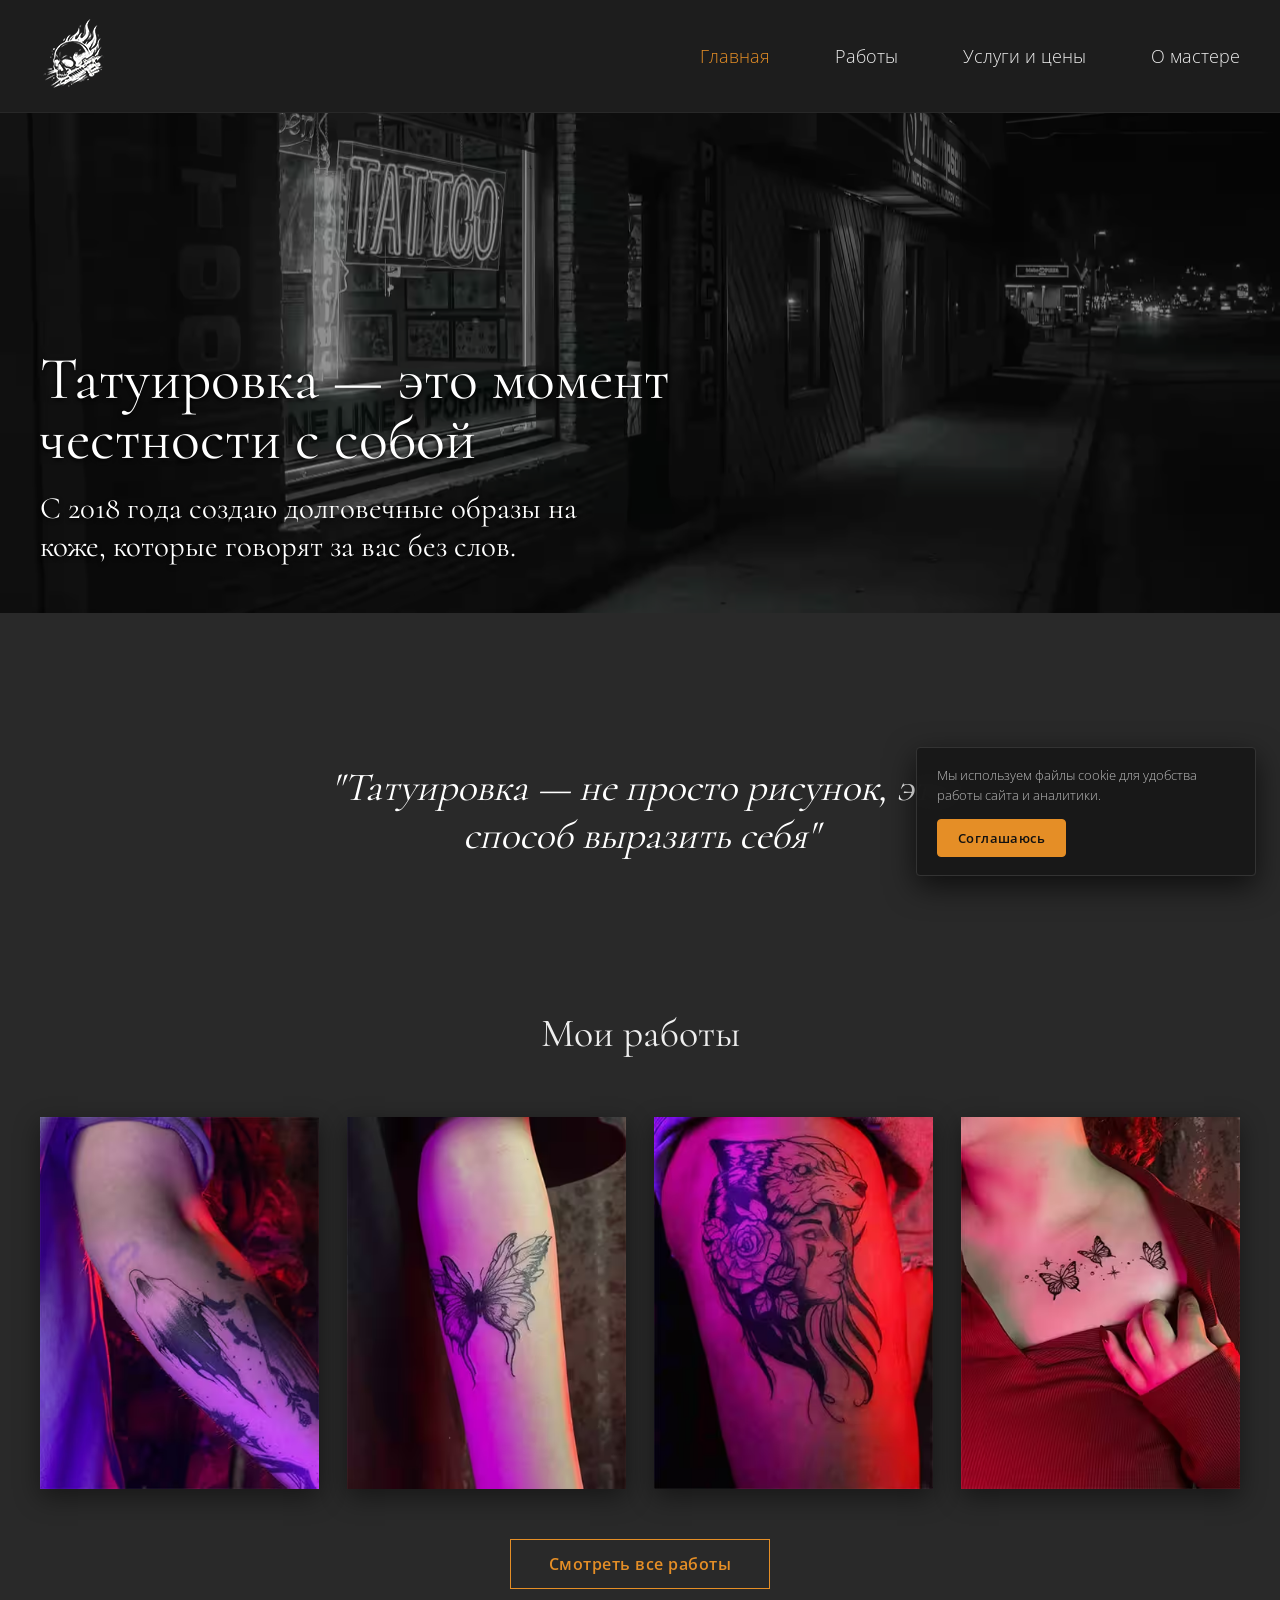
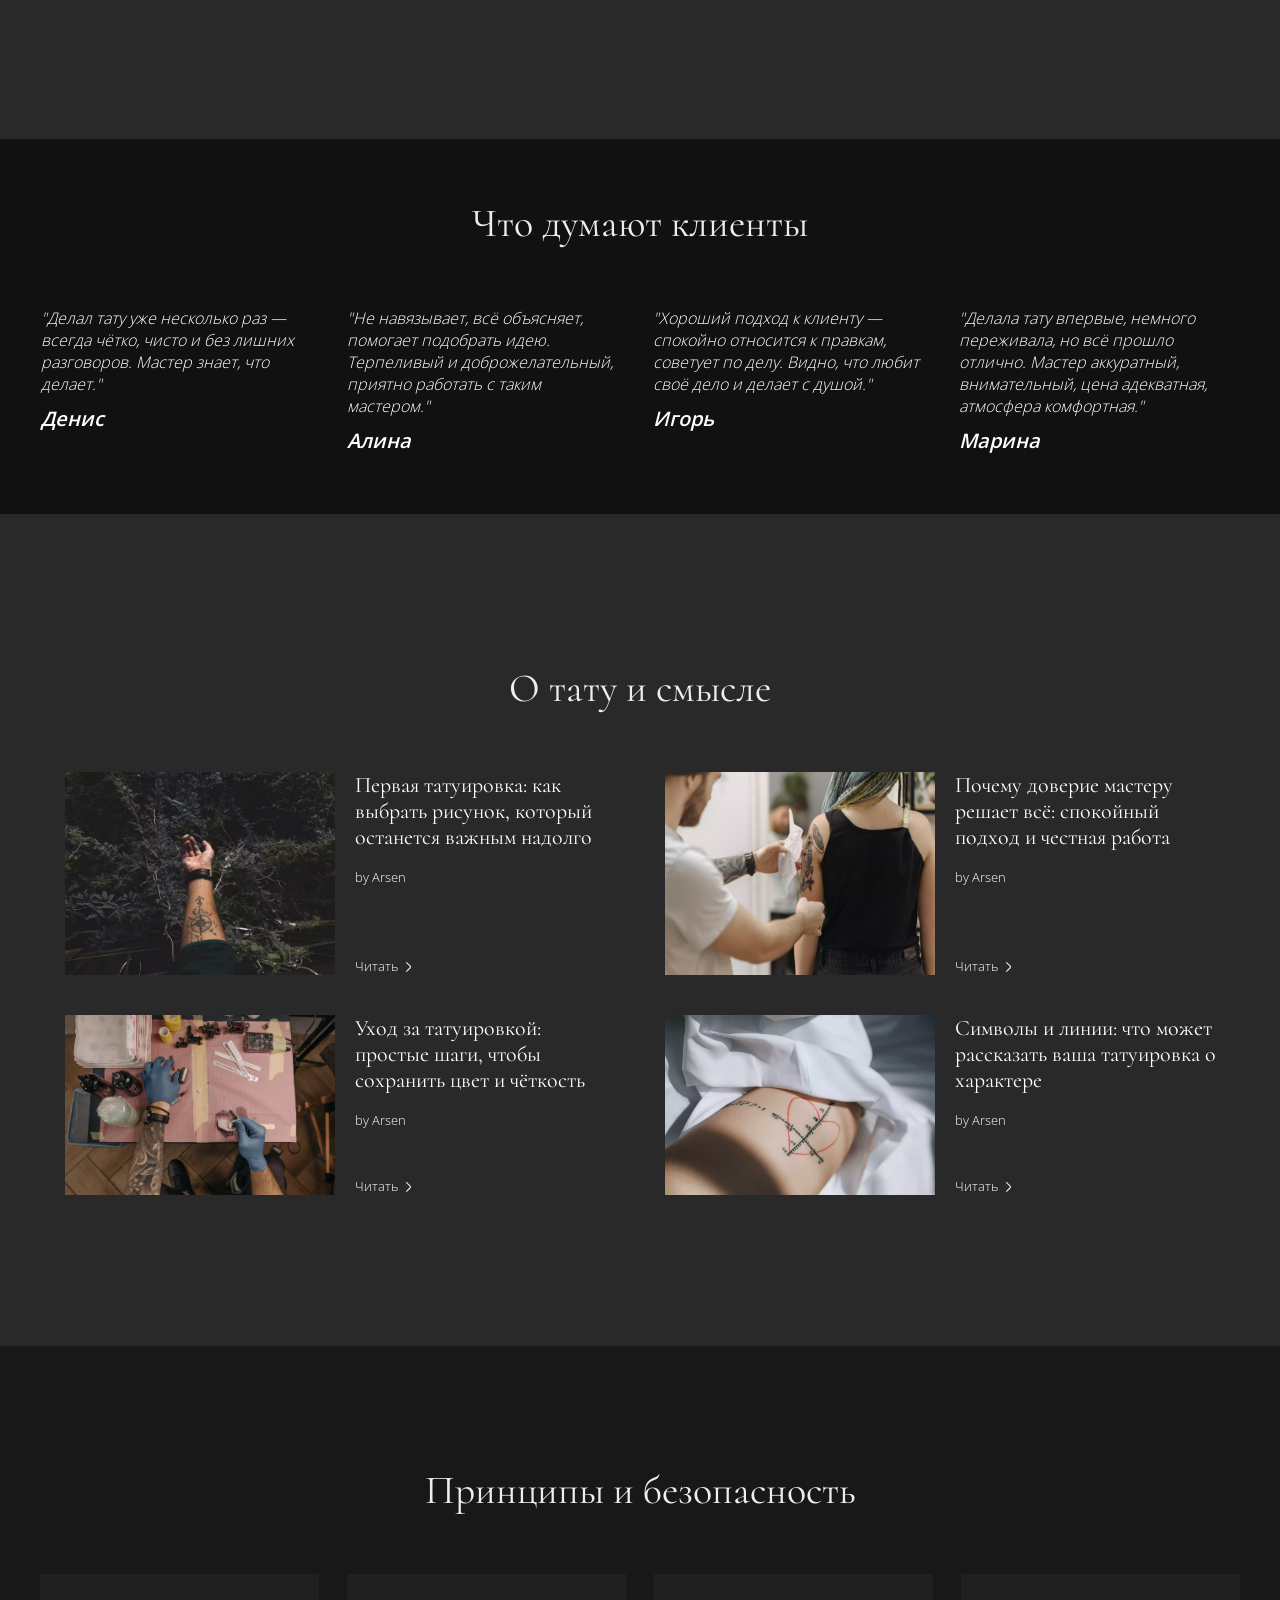
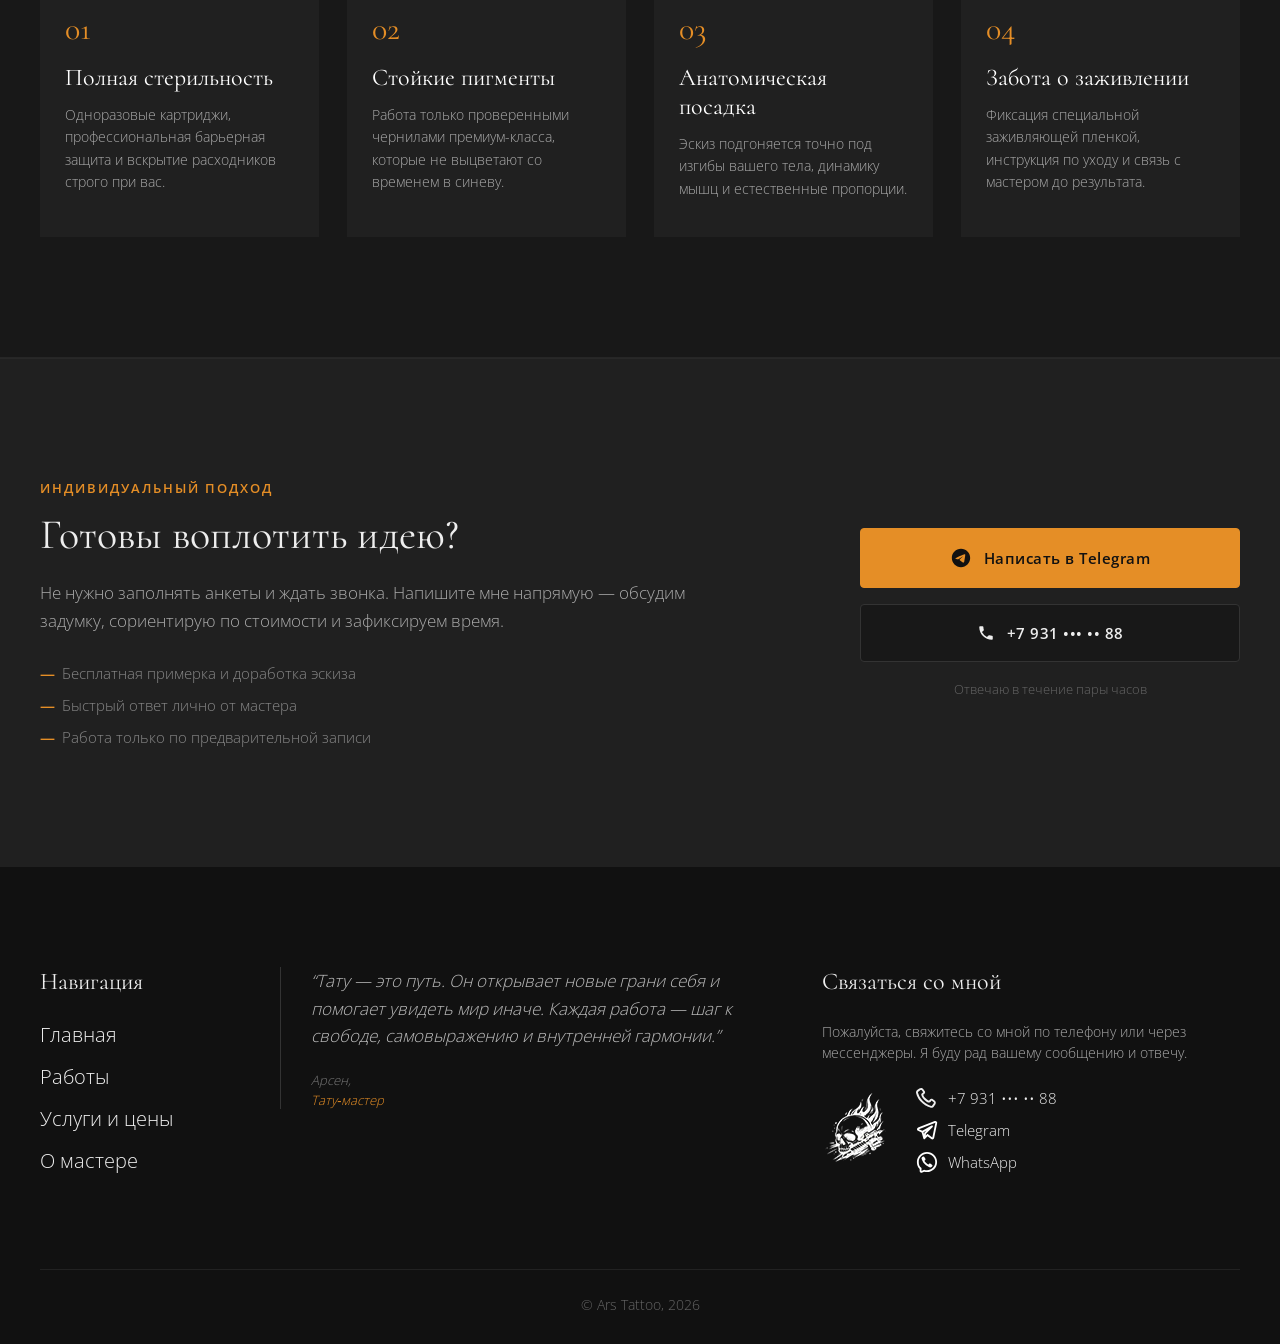
<file: index.html>
<!DOCTYPE html>
<html lang="ru">

<head>
  <meta charset="UTF-8">
  <meta name="viewport" content="width=device-width, initial-scale=1.0">
  <link rel="icon" type="image/svg+xml" href="images/favicon.svg">
  <title>Тату-мастер Арсен — Главная</title>
  <link rel="stylesheet" href="css/reset.css">
  <link rel="stylesheet" href="css/style.css">
  <!-- Yandex.Metrika counter -->
  <script type="text/javascript">
    (function (m, e, t, r, i, k, a) {
      m[i] = m[i] || function () { (m[i].a = m[i].a || []).push(arguments) };
      m[i].l = 1 * new Date();
      for (var j = 0; j < document.scripts.length; j++) { if (document.scripts[j].src === r) { return; } }
      k = e.createElement(t), a = e.getElementsByTagName(t)[0], k.async = 1, k.src = r, a.parentNode.insertBefore(k, a)
    })(window, document, 'script', 'https://mc.yandex.ru/metrika/tag.js?id=114107350', 'ym');

    ym(114107350, 'init', { ssr: true, webvisor: true, clickmap: true, ecommerce: "dataLayer", referrer: document.referrer, url: location.href, accurateTrackBounce: true, trackLinks: true });
  </script>
  <noscript>
    <div><img src="https://mc.yandex.ru/watch/114107350" style="position:absolute; left:-9999px;" alt="" /></div>
  </noscript>
  <!-- /Yandex.Metrika counter -->
</head>

<body>

  <div class="wrapper">
    <header class="header">
      <div class="menu--close"></div>
      <div class="container">
        <div class="header__inner">
          <a href="./" class="logo">
            <img src="images/logo.png" alt="Тату-студия Ars Tattoo">
          </a>
          <nav class="menu">
            <button class="menu__btn" type="button" aria-label="Открыть меню">
              <span></span>
              <span></span>
              <span></span>
              <span></span>
            </button>
            <ul class="menu__list">
              <li class="menu__item">
                <a class="menu__link menu__link--current">Главная</a>
              </li>
              <li class="menu__item">
                <a href="works/" class="menu__link">Работы</a>
              </li>
              <li class="menu__item">
                <a href="prices/" class="menu__link">Услуги и цены</a>
              </li>
              <li class="menu__item">
                <a href="about/" class="menu__link">О мастере</a>
              </li>
              <li class="mobile-nav">
                <ul class="mobile-menu">
                  <li class="mobile-menu__item">
                    <a href="#" class="mobile__menu-link phone-secure" data-p1="Kzc5MzE=" data-p2="ODg4MTY4OA=="
                      data-view="KzcgOTMxIDg4OCAxNiA4OA==">+7 931 ••• •• 88</a>
                  </li>
                  <li class="mobile-menu__item">
                    <a href="https://t.me/ars_taty" target="_blank" rel="noopener"
                      class="mobile__menu-link">Telegram</a>
                  </li>
                </ul>
              </li>
            </ul>
          </nav>
        </div>
      </div>
    </header>

    <main class="main">
      <section class="top">
        <div class="container">
          <div class="top__inner">
            <h1 class="top__title">
              Татуировка — это момент честности с собой
            </h1>
            <p class="top__text">
              С 2018 года создаю долговечные образы на коже, которые говорят за вас без слов.
            </p>
          </div>
        </div>
      </section>
      <blockquote class="blockquote">
        <p class="blockquote__text">
          "Татуировка — не просто рисунок, это способ выразить себя"
        </p>
      </blockquote>
      <section class="assortment">
        <div class="container">
          <h2 class="title assortment__title">Мои работы</h2>
          <ul class="assortment__list">
            <li class="assortment__item">
              <a href="works/" class="assortment__link">
                <img src="images/img1.avif" alt="" class="assortment__img">
              </a>
            </li>
            <li class="assortment__item">
              <a href="works/" class="assortment__link">
                <img src="images/img2.avif" alt="" class="assortment__img">
              </a>
            </li>
            <li class="assortment__item">
              <a href="works/" class="assortment__link">
                <img src="images/img3.avif" alt="" class="assortment__img">
              </a>
            </li>
            <li class="assortment__item">
              <a href="works/" class="assortment__link">
                <img src="images/img4.avif" alt="" class="assortment__img">
              </a>
            </li>
          </ul>
          <a href="works/" class="assortment__btn">Смотреть все работы</a>
        </div>
      </section>
      <section class="reviews">
        <div class="container">
          <h2 class="title">
            Что думают клиенты
          </h2>
          <ul class="reviews__list">
            <li class="reviews__item">
              <blockquote>
                <p class="reviews__text">
                  "Делал тату уже несколько раз — всегда чётко, чисто и без лишних разговоров. Мастер знает, что
                  делает."
                </p>
                <cite class="reviews__name">Денис</cite>
              </blockquote>
            </li>
            <li class="reviews__item">
              <blockquote>
                <p class="reviews__text">
                  "Не навязывает, всё объясняет, помогает подобрать идею. Терпеливый и доброжелательный, приятно
                  работать с таким мастером."
                </p>
                <cite class="reviews__name">Алина</cite>
              </blockquote>
            </li>
            <li class="reviews__item">
              <blockquote>
                <p class="reviews__text">
                  "Хороший подход к клиенту — спокойно относится к правкам, советует по делу. Видно, что любит своё дело
                  и делает с душой."
                </p>
                <cite class="reviews__name">Игорь</cite>
              </blockquote>
            </li>
            <li class="reviews__item">
              <blockquote>
                <p class="reviews__text">
                  "Делала тату впервые, немного переживала, но всё прошло отлично. Мастер аккуратный, внимательный, цена
                  адекватная, атмосфера комфортная."
                </p>
                <cite class="reviews__name">Марина</cite>
              </blockquote>
            </li>
          </ul>
        </div>
      </section>
      <section class="main-blog">
        <div class="container">
          <h2 class="title">О тату и смысле</h2>
          <ul class="main-blog__list">
            <li class="main-blog__item">
              <img src="images/blog-1.avif" alt="" class="main-blog__item-img">
              <div class="main-blog__item-content">
                <h3 class="main-blog__item-title">
                  <a href="articles/first-tattoo/">Первая татуировка: как выбрать рисунок, который останется важным
                    надолго</a>
                </h3>
                <a href="articles/first-tattoo/" class="main-blog__item-author">by Arsen</a>
                <a href="articles/first-tattoo/" class="main-blog__item-link">Читать</a>
              </div>
            </li>
            <li class="main-blog__item">
              <img src="images/blog-2.avif" alt="" class="main-blog__item-img">
              <div class="main-blog__item-content">
                <h3 class="main-blog__item-title">
                  <a href="articles/trust-master/">Почему доверие мастеру решает всё: спокойный подход и честная
                    работа</a>
                </h3>
                <a href="articles/trust-master/" class="main-blog__item-author">by Arsen</a>
                <a href="articles/trust-master/" class="main-blog__item-link">Читать</a>
              </div>
            </li>
            <li class="main-blog__item">
              <img src="images/blog-3.avif" alt="" class="main-blog__item-img">
              <div class="main-blog__item-content">
                <h3 class="main-blog__item-title">
                  <a href="articles/tattoo-care/">Уход за татуировкой: простые шаги, чтобы сохранить цвет и чёткость</a>
                </h3>
                <a href="articles/tattoo-care/" class="main-blog__item-author">by Arsen</a>
                <a href="articles/tattoo-care/" class="main-blog__item-link">Читать</a>
              </div>
            </li>
            <li class="main-blog__item">
              <img src="images/blog-4.avif" alt="" class="main-blog__item-img">
              <div class="main-blog__item-content">
                <h3 class="main-blog__item-title">
                  <a href="articles/symbols/">Символы и линии: что может рассказать ваша татуировка о характере</a>
                </h3>
                <a href="articles/symbols/" class="main-blog__item-author">by Arsen</a>
                <a href="articles/symbols/" class="main-blog__item-link">Читать</a>
              </div>
            </li>
          </ul>

        </div>
      </section>
      <section class="prioritise">
        <div class="container">
          <h2 class="title">Принципы и безопасность</h2>
          <ul class="prioritise__list">
            <li class="prioritise__item">
              <span class="prioritise__number">01</span>
              <h3 class="prioritise__item-title">Полная стерильность</h3>
              <p class="prioritise__item-text">
                Одноразовые картриджи, профессиональная барьерная защита и вскрытие расходников строго при вас.
              </p>
            </li>
            <li class="prioritise__item">
              <span class="prioritise__number">02</span>
              <h3 class="prioritise__item-title">Стойкие пигменты</h3>
              <p class="prioritise__item-text">
                Работа только проверенными чернилами премиум-класса, которые не выцветают со временем в синеву.
              </p>
            </li>
            <li class="prioritise__item">
              <span class="prioritise__number">03</span>
              <h3 class="prioritise__item-title">Анатомическая посадка</h3>
              <p class="prioritise__item-text">
                Эскиз подгоняется точно под изгибы вашего тела, динамику мышц и естественные пропорции.
              </p>
            </li>
            <li class="prioritise__item">
              <span class="prioritise__number">04</span>
              <h3 class="prioritise__item-title">Забота о заживлении</h3>
              <p class="prioritise__item-text">
                Фиксация специальной заживляющей пленкой, инструкция по уходу и связь с мастером до результата.
              </p>
            </li>
          </ul>
        </div>
      </section>
      <section class="mailing-list">
        <div class="container">
          <div class="mailing-list__inner">
            <div class="mailing-list__content">
              <span class="mailing-list__subtitle">Индивидуальный подход</span>
              <h2 class="title mailing-list__title">Готовы воплотить идею?</h2>
              <p class="mailing-list__text">
                Не нужно заполнять анкеты и ждать звонка. Напишите мне напрямую — обсудим задумку, сориентирую по
                стоимости и зафиксируем время.
              </p>
              <ul class="mailing-list__features">
                <li>Бесплатная примерка и доработка эскиза</li>
                <li>Быстрый ответ лично от мастера</li>
                <li>Работа только по предварительной записи</li>
              </ul>
            </div>

            <div class="mailing-list__actions">
              <a href="https://t.me/ars_taty" target="_blank" rel="noopener"
                class="mailing-list__btn mailing-list__btn--tg">
                <svg width="22" height="22" viewBox="0 0 24 24" fill="currentColor">
                  <path
                    d="M12 2C6.48 2 2 6.48 2 12s4.48 10 10 10 10-4.48 10-10S17.52 2 12 2zm4.64 6.8c-.15 1.58-.8 5.42-1.13 7.19-.14.75-.42 1-.68 1.03-.58.05-1.02-.38-1.58-.75-.88-.58-1.38-.94-2.23-1.5-.99-.65-.35-1.01.22-1.59.15-.15 2.71-2.48 2.76-2.69a.2.2 0 00-.05-.18c-.06-.05-.14-.03-.21-.02-.09.02-1.49.95-4.22 2.79-.4.27-.76.41-1.08.4-.36-.01-1.04-.2-1.55-.37-.63-.2-1.12-.31-1.08-.66.02-.18.27-.36.75-.55 2.92-1.27 4.86-2.11 5.83-2.51 2.78-1.16 3.35-1.36 3.73-1.36.08 0 .27.02.39.12.1.08.13.19.14.27-.01.06.01.24 0 .38z" />
                </svg>
                <span>Написать в Telegram</span>
              </a>
              <a href="#" class="mailing-list__btn mailing-list__btn--phone phone-secure" data-p1="Kzc5MzE="
                data-p2="ODg4MTY4OA==" data-view="KzcgOTMxIDg4OCAxNiA4OA==">
                <svg width="18" height="18" viewBox="0 0 24 24" fill="currentColor">
                  <path
                    d="M6.62 10.79a15.053 15.053 0 006.59 6.59l2.2-2.2c.27-.27.67-.36 1.02-.24 1.12.37 2.33.57 3.57.57.55 0 1 .45 1 1V20c0 .55-.45 1-1 1-9.39 0-17-7.61-17-17 0-.55.45-1 1-1h3.5c.55 0 1 .45 1 1 0 1.25.2 2.45.57 3.57.11.35.03.74-.25 1.02l-2.2 2.2z" />
                </svg>
                <span>+7 931 ••• •• 88</span>
              </a>

              <p class="mailing-list__note">Отвечаю в течение пары часов</p>
            </div>
          </div>
        </div>
      </section>
    </main>
    <footer class="footer">
      <div class="container">
        <div class="footer__inner">
          <ul class="footer__products">
            <li class="footer__products-title">
              Навигация
            </li>
            <li class="footer__products-item">
              <a class="footer__products-link footer__link--current">Главная</a>
            </li>
            <li class="footer__products-item">
              <a href="works/" class="footer__products-link">Работы</a>
            </li>
            <li class="footer__products-item">
              <a href="prices/" class="footer__products-link">Услуги и цены</a>
            </li>
            <li class="footer__products-item">
              <a href="about/" class="footer__products-link">О мастере</a>
            </li>
          </ul>
          <blockquote class="footer__blockquote">
            <p class="footer__blockquote-text">
              “Тату — это путь. Он открывает новые грани себя и помогает увидеть мир иначе.
              Каждая работа — шаг к свободе, самовыражению и внутренней гармонии.”
            </p>
            <cite class="footer__blockquote-author">
              Арсен,
              <span>Тату‑мастер</span>
            </cite>
          </blockquote>
          <div class="footer__contacts">
            <h5 class="footer__contacts-title">
              Связаться со мной
            </h5>
            <p class="footer__contacts-text">
              Пожалуйста, свяжитесь со мной по телефону или через мессенджеры.
              Я буду рад вашему сообщению и отвечу.
            </p>
            <ul class="footer__nav">
              <li class="footer__nav-logo">
                <a href="./" class="footer__logo">
                  <img src="images/logo.png" alt="Тату-студия Ars Tattoo">
                </a>
              </li>
              <li class="footer__nav-contacts">
                <a href="#" class="footer__nav-phone phone-secure" data-p1="Kzc5MzE=" data-p2="ODg4MTY4OA=="
                  data-view="KzcgOTMxIDg4OCAxNiA4OA==">+7 931 ••• •• 88</a>
                <a href="https://t.me/ars_taty" target="_blank" rel="noopener" class="footer__nav-tg">Telegram</a>
                <a href="https://wa.me/79318881688" target="_blank" rel="noopener" class="footer__nav-wa">WhatsApp</a>
              </li>
            </ul>
          </div>
        </div>
        <div class="footer__bottom">
          <p class="footer__copy">© Ars Tattoo,
            <script>document.write(new Date().getFullYear());</script>
          </p>
        </div>
      </div>
    </footer>
  </div>

  <script src="js/main.js"></script>
</body>

</html>
</file>
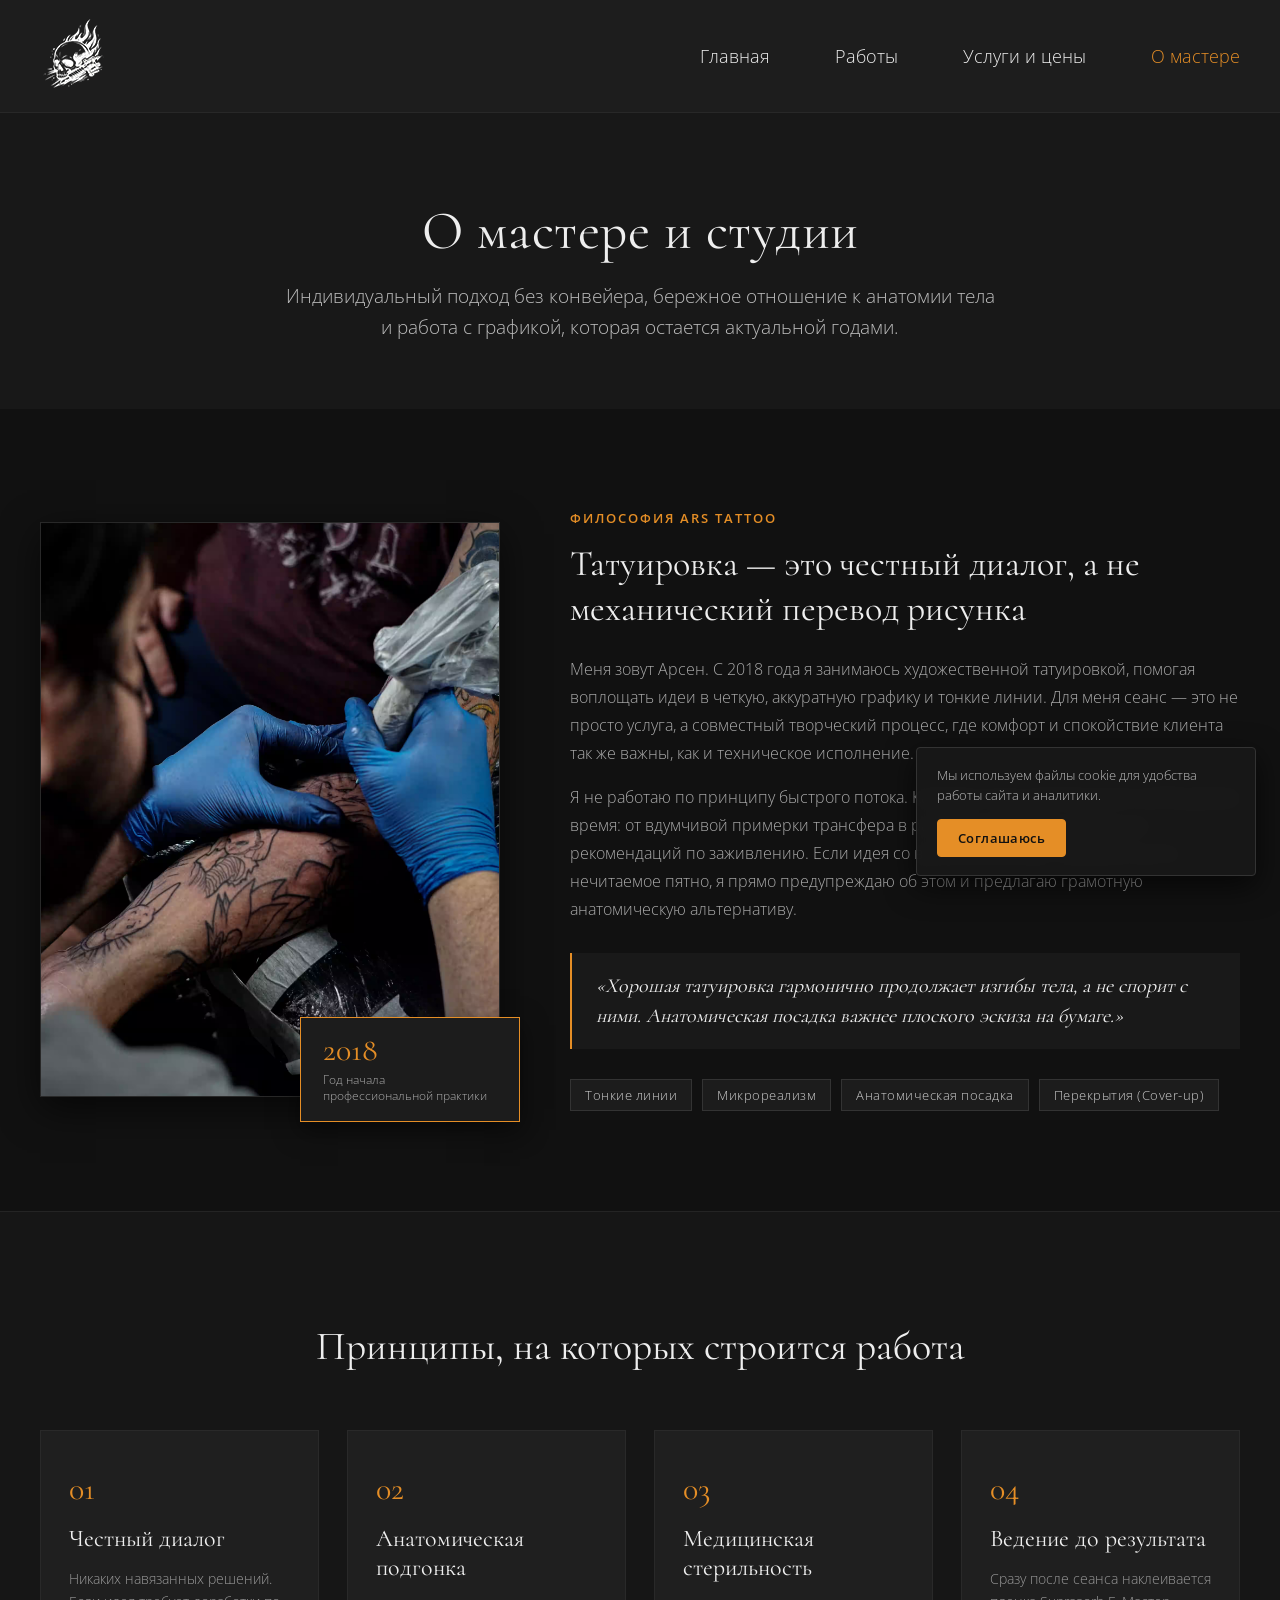
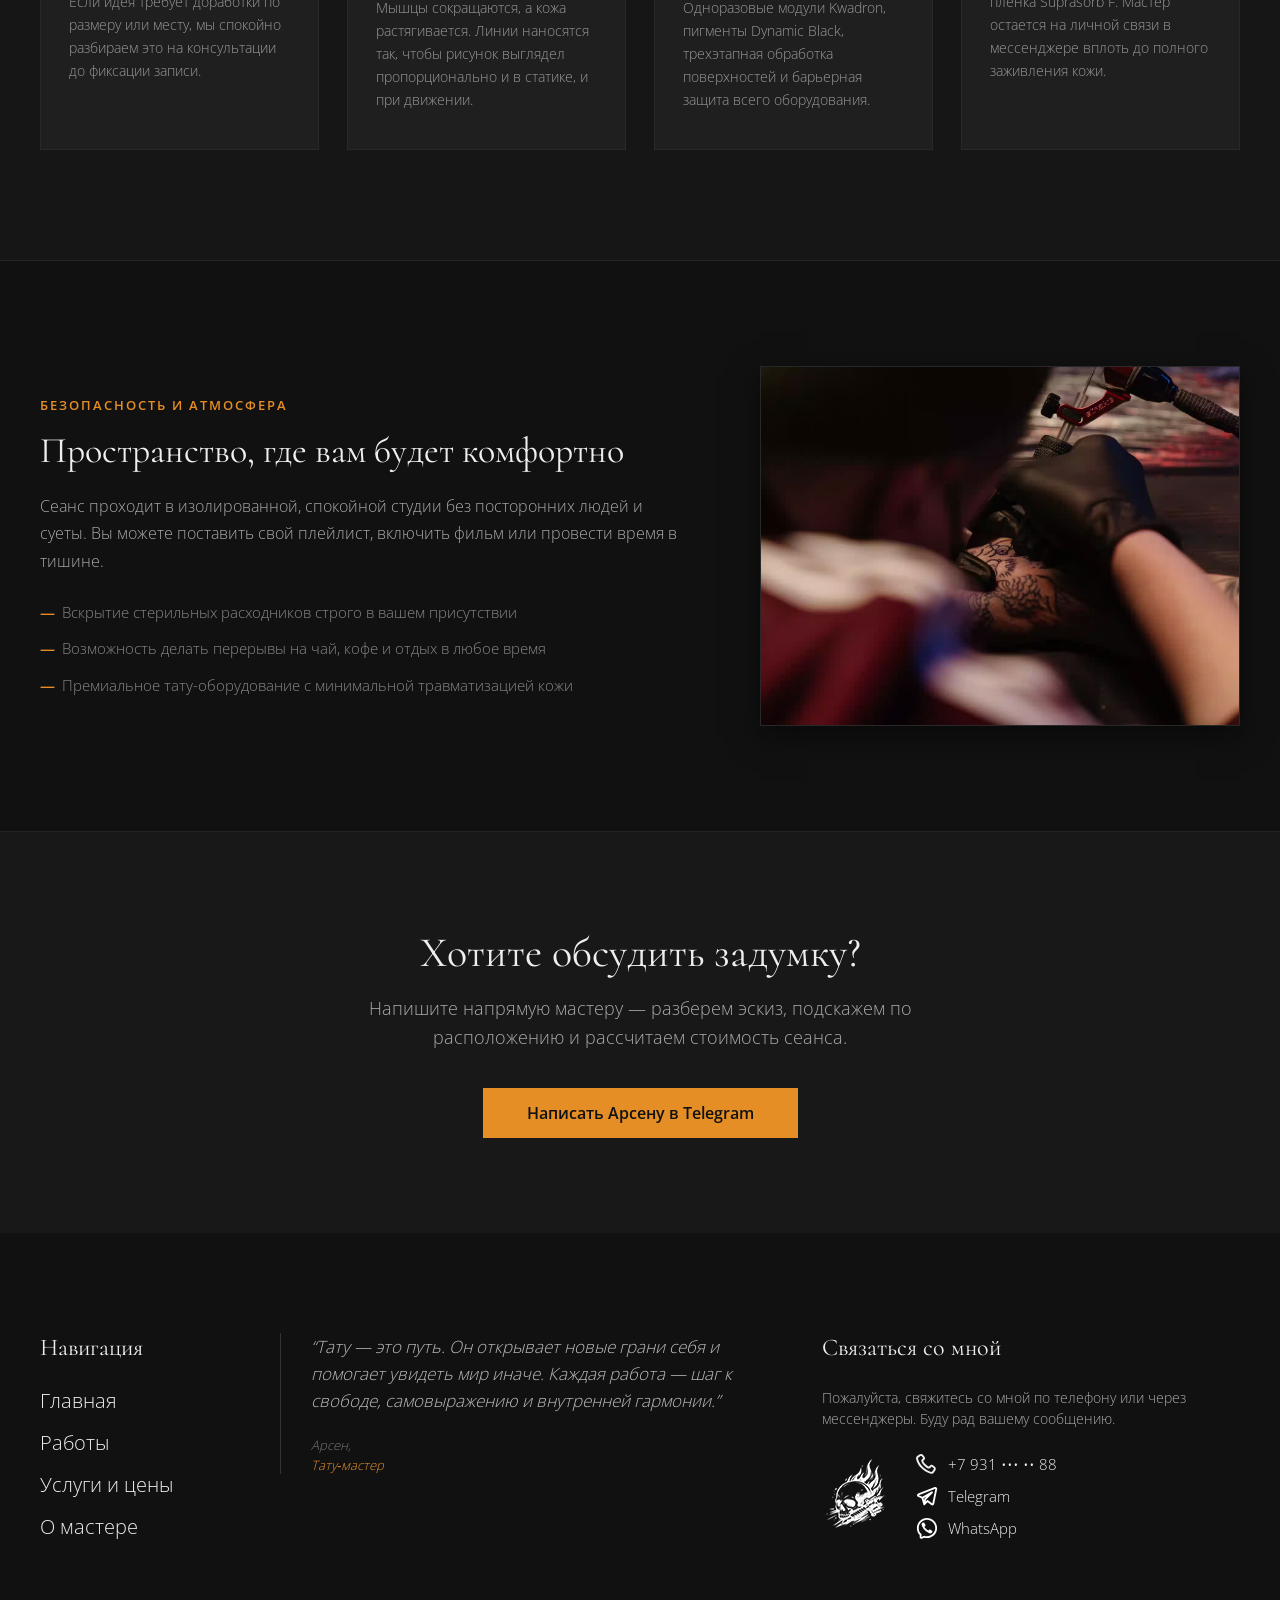
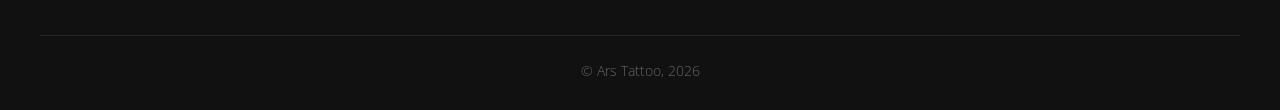
<file: about/index.html>
<!DOCTYPE html>
<html lang="ru">

<head>
  <meta charset="UTF-8">
  <meta name="viewport" content="width=device-width, initial-scale=1.0">
  <link rel="icon" type="image/svg+xml" href="../images/favicon.svg">
  <title>О мастере — Тату-мастер Арсен</title>
  <link rel="stylesheet" href="../css/reset.css">
  <link rel="stylesheet" href="../css/style.css">
  <link rel="stylesheet" href="../css/about.css">
  <!-- Yandex.Metrika counter -->
  <script type="text/javascript">
    (function (m, e, t, r, i, k, a) {
      m[i] = m[i] || function () { (m[i].a = m[i].a || []).push(arguments) };
      m[i].l = 1 * new Date();
      for (var j = 0; j < document.scripts.length; j++) { if (document.scripts[j].src === r) { return; } }
      k = e.createElement(t), a = e.getElementsByTagName(t)[0], k.async = 1, k.src = r, a.parentNode.insertBefore(k, a)
    })(window, document, 'script', 'https://mc.yandex.ru/metrika/tag.js?id=114107350', 'ym');

    ym(114107350, 'init', { ssr: true, webvisor: true, clickmap: true, ecommerce: "dataLayer", referrer: document.referrer, url: location.href, accurateTrackBounce: true, trackLinks: true });
  </script>
  <noscript>
    <div><img src="https://mc.yandex.ru/watch/114107350" style="position:absolute; left:-9999px;" alt="" /></div>
  </noscript>
  <!-- /Yandex.Metrika counter -->
</head>

<body>

  <div class="wrapper">
    <!-- Шапка сайта -->
    <header class="header">
      <div class="menu--close"></div>
      <div class="container">
        <div class="header__inner">
          <a href="../" class="logo">
            <img src="../images/logo.png" alt="Тату-студия Ars Tattoo">
          </a>
          <nav class="menu">
            <button class="menu__btn" type="button" aria-label="Открыть меню">
              <span></span>
              <span></span>
              <span></span>
              <span></span>
            </button>
            <ul class="menu__list">
              <li class="menu__item">
                <a href="../" class="menu__link">Главная</a>
              </li>
              <li class="menu__item">
                <a href="../works/" class="menu__link">Работы</a>
              </li>
              <li class="menu__item">
                <a href="../prices/" class="menu__link">Услуги и цены</a>
              </li>
              <li class="menu__item">
                <a class="menu__link menu__link--current">О мастере</a>
              </li>
              <li class="mobile-nav">
                <ul class="mobile-menu">
                  <li class="mobile-menu__item">
                    <a href="#" class="mobile__menu-link phone-secure" data-p1="Kzc5MzE=" data-p2="ODg4MTY4OA=="
                      data-view="KzcgOTMxIDg4OCAxNiA4OA==">+7 931 ••• •• 88</a>
                  </li>
                  <li class="mobile-menu__item">
                    <a href="https://t.me/ars_taty" target="_blank" rel="noopener"
                      class="mobile__menu-link">Telegram</a>
                  </li>
                </ul>
              </li>
            </ul>
          </nav>
        </div>
      </div>
    </header>

    <main class="main">
      <!-- 1. Заголовок раздела (Hero) -->
      <section class="about-hero">
        <div class="container">
          <h1 class="about-hero__title">О мастере и студии</h1>
          <p class="about-hero__text">
            Индивидуальный подход без конвейера, бережное отношение к анатомии тела и работа с графикой, которая
            остается актуальной годами.
          </p>
        </div>
      </section>

      <!-- 2. Секция биографии и подхода (2 колонки: фото + текст) -->
      <section class="about-story">
        <div class="container">
          <div class="about-story__inner">
            <div class="about-story__visual">
              <div class="about-story__img-wrap">
                <!-- Сюда вставляется фото мастера за работой с Pexels -->
                <img src="../images/about-master.avif" alt="Тату-мастер Арсен в процессе работы"
                  class="about-story__img">
              </div>
              <div class="about-story__badge">
                <span class="about-story__badge-num">2018</span>
                <span class="about-story__badge-desc">Год начала профессиональной практики</span>
              </div>
            </div>

            <div class="about-story__content">
              <span class="about-story__subtitle">Философия Ars Tattoo</span>
              <h2 class="about-story__title">Татуировка — это честный диалог, а не механический перевод рисунка</h2>

              <div class="about-story__text">
                <p>
                  Меня зовут Арсен. С 2018 года я занимаюсь художественной татуировкой, помогая воплощать идеи в четкую,
                  аккуратную графику и тонкие линии. Для меня сеанс — это не просто услуга, а совместный творческий
                  процесс, где комфорт и спокойствие клиента так же важны, как и техническое исполнение.
                </p>
                <p>
                  Я не работаю по принципу быстрого потока. Каждому гостю уделяется всё необходимое время: от вдумчивой
                  примерки трансфера в разных размерах до детальных рекомендаций по заживлению. Если идея со временем
                  рискует превратиться в нечитаемое пятно, я прямо предупреждаю об этом и предлагаю грамотную
                  анатомическую альтернативу.
                </p>
              </div>

              <blockquote class="about-story__quote">
                «Хорошая татуировка гармонично продолжает изгибы тела, а не спорит с ними. Анатомическая посадка важнее
                плоского эскиза на бумаге.»
              </blockquote>

              <div class="about-story__meta-tags">
                <span class="about-tag">Тонкие линии</span>
                <span class="about-tag">Микрореализм</span>
                <span class="about-tag">Анатомическая посадка</span>
                <span class="about-tag">Перекрытия (Cover-up)</span>
              </div>
            </div>
          </div>
        </div>
      </section>

      <!-- 3. Ключевые принципы работы (сетка 4 карточки) -->
      <section class="about-principles">
        <div class="container">
          <h2 class="title">Принципы, на которых строится работа</h2>
          <div class="about-principles__grid">
            <div class="about-principle-card">
              <span class="about-principle-card__num">01</span>
              <h3 class="about-principle-card__title">Честный диалог</h3>
              <p class="about-principle-card__text">
                Никаких навязанных решений. Если идея требует доработки по размеру или месту, мы спокойно разбираем это
                на консультации до фиксации записи.
              </p>
            </div>

            <div class="about-principle-card">
              <span class="about-principle-card__num">02</span>
              <h3 class="about-principle-card__title">Анатомическая подгонка</h3>
              <p class="about-principle-card__text">
                Мышцы сокращаются, а кожа растягивается. Линии наносятся так, чтобы рисунок выглядел пропорционально и в
                статике, и при движении.
              </p>
            </div>

            <div class="about-principle-card">
              <span class="about-principle-card__num">03</span>
              <h3 class="about-principle-card__title">Медицинская стерильность</h3>
              <p class="about-principle-card__text">
                Одноразовые модули Kwadron, пигменты Dynamic Black, трехэтапная обработка поверхностей и барьерная
                защита всего оборудования.
              </p>
            </div>

            <div class="about-principle-card">
              <span class="about-principle-card__num">04</span>
              <h3 class="about-principle-card__title">Ведение до результата</h3>
              <p class="about-principle-card__text">
                Сразу после сеанса наклеивается пленка Suprasorb F. Мастер остается на личной связи в мессенджере вплоть
                до полного заживления кожи.
              </p>
            </div>
          </div>
        </div>
      </section>

      <!-- 4. Пространство студии и процесс (2 колонки) -->
      <section class="about-studio">
        <div class="container">
          <div class="about-studio__inner">
            <div class="about-studio__content">
              <span class="about-studio__subtitle">Безопасность и атмосфера</span>
              <h2 class="about-studio__title">Пространство, где вам будет комфортно</h2>
              <p class="about-studio__text">
                Сеанс проходит в изолированной, спокойной студии без посторонних людей и суеты. Вы можете поставить свой
                плейлист, включить фильм или провести время в тишине.
              </p>
              <ul class="about-studio__list">
                <li>Вскрытие стерильных расходников строго в вашем присутствии</li>
                <li>Возможность делать перерывы на чай, кофе и отдых в любое время</li>
                <li>Премиальное тату-оборудование с минимальной травматизацией кожи</li>
              </ul>
            </div>
            <div class="about-studio__visual">
              <!-- Сюда вставляется фото оборудования/студии с Pexels -->
              <img src="../images/about-studio.avif" alt="Оборудование и рабочее место тату-мастера"
                class="about-studio__img">
            </div>
          </div>
        </div>
      </section>

      <!-- 5. CTA Блок -->
      <section class="about-cta">
        <div class="container">
          <h2 class="about-cta__title">Хотите обсудить задумку?</h2>
          <p class="about-cta__text">
            Напишите напрямую мастеру — разберем эскиз, подскажем по расположению и рассчитаем стоимость сеанса.
          </p>
          <a href="https://t.me/ars_taty" target="_blank" rel="noopener" class="about-cta__btn">Написать Арсену в
            Telegram</a>
        </div>
      </section>
    </main>

    <!-- Подвал сайта -->
    <footer class="footer">
      <div class="container">
        <div class="footer__inner">
          <ul class="footer__products">
            <li class="footer__products-title">Навигация</li>
            <li class="footer__products-item">
              <a href="../" class="footer__products-link">Главная</a>
            </li>
            <li class="footer__products-item">
              <a href="../works/" class="footer__products-link">Работы</a>
            </li>
            <li class="footer__products-item">
              <a href="../prices/" class="footer__products-link">Услуги и цены</a>
            </li>
            <li class="footer__products-item">
              <a class="footer__products-link footer__link--current">О мастере</a>
            </li>
          </ul>

          <blockquote class="footer__blockquote">
            <p class="footer__blockquote-text">
              “Тату — это путь. Он открывает новые грани себя и помогает увидеть мир иначе.
              Каждая работа — шаг к свободе, самовыражению и внутренней гармонии.”
            </p>
            <cite class="footer__blockquote-author">
              Арсен,
              <span>Тату‑мастер</span>
            </cite>
          </blockquote>

          <div class="footer__contacts">
            <h5 class="footer__contacts-title">Связаться со мной</h5>
            <p class="footer__contacts-text">
              Пожалуйста, свяжитесь со мной по телефону или через мессенджеры. Буду рад вашему сообщению.
            </p>
            <ul class="footer__nav">
              <li class="footer__nav-logo">
                <a href="../" class="footer__logo">
                  <img src="../images/logo.png" alt="Ars Tattoo">
                </a>
              </li>
              <li class="footer__nav-contacts">
                <a href="#" class="footer__nav-phone phone-secure" data-p1="Kzc5MzE=" data-p2="ODg4MTY4OA=="
                  data-view="KzcgOTMxIDg4OCAxNiA4OA==">+7 931 ••• •• 88</a>
                <a href="https://t.me/ars_taty" target="_blank" rel="noopener" class="footer__nav-tg">Telegram</a>
                <a href="https://wa.me/79318881688" target="_blank" rel="noopener" class="footer__nav-wa">WhatsApp</a>
              </li>
            </ul>
          </div>
        </div>
        <div class="footer__bottom">
          <p class="footer__copy">© Ars Tattoo,
            <script>document.write(new Date().getFullYear());</script>
          </p>
        </div>
      </div>
    </footer>
  </div>

  <script src="../js/main.js"></script>
</body>

</html>
</file>
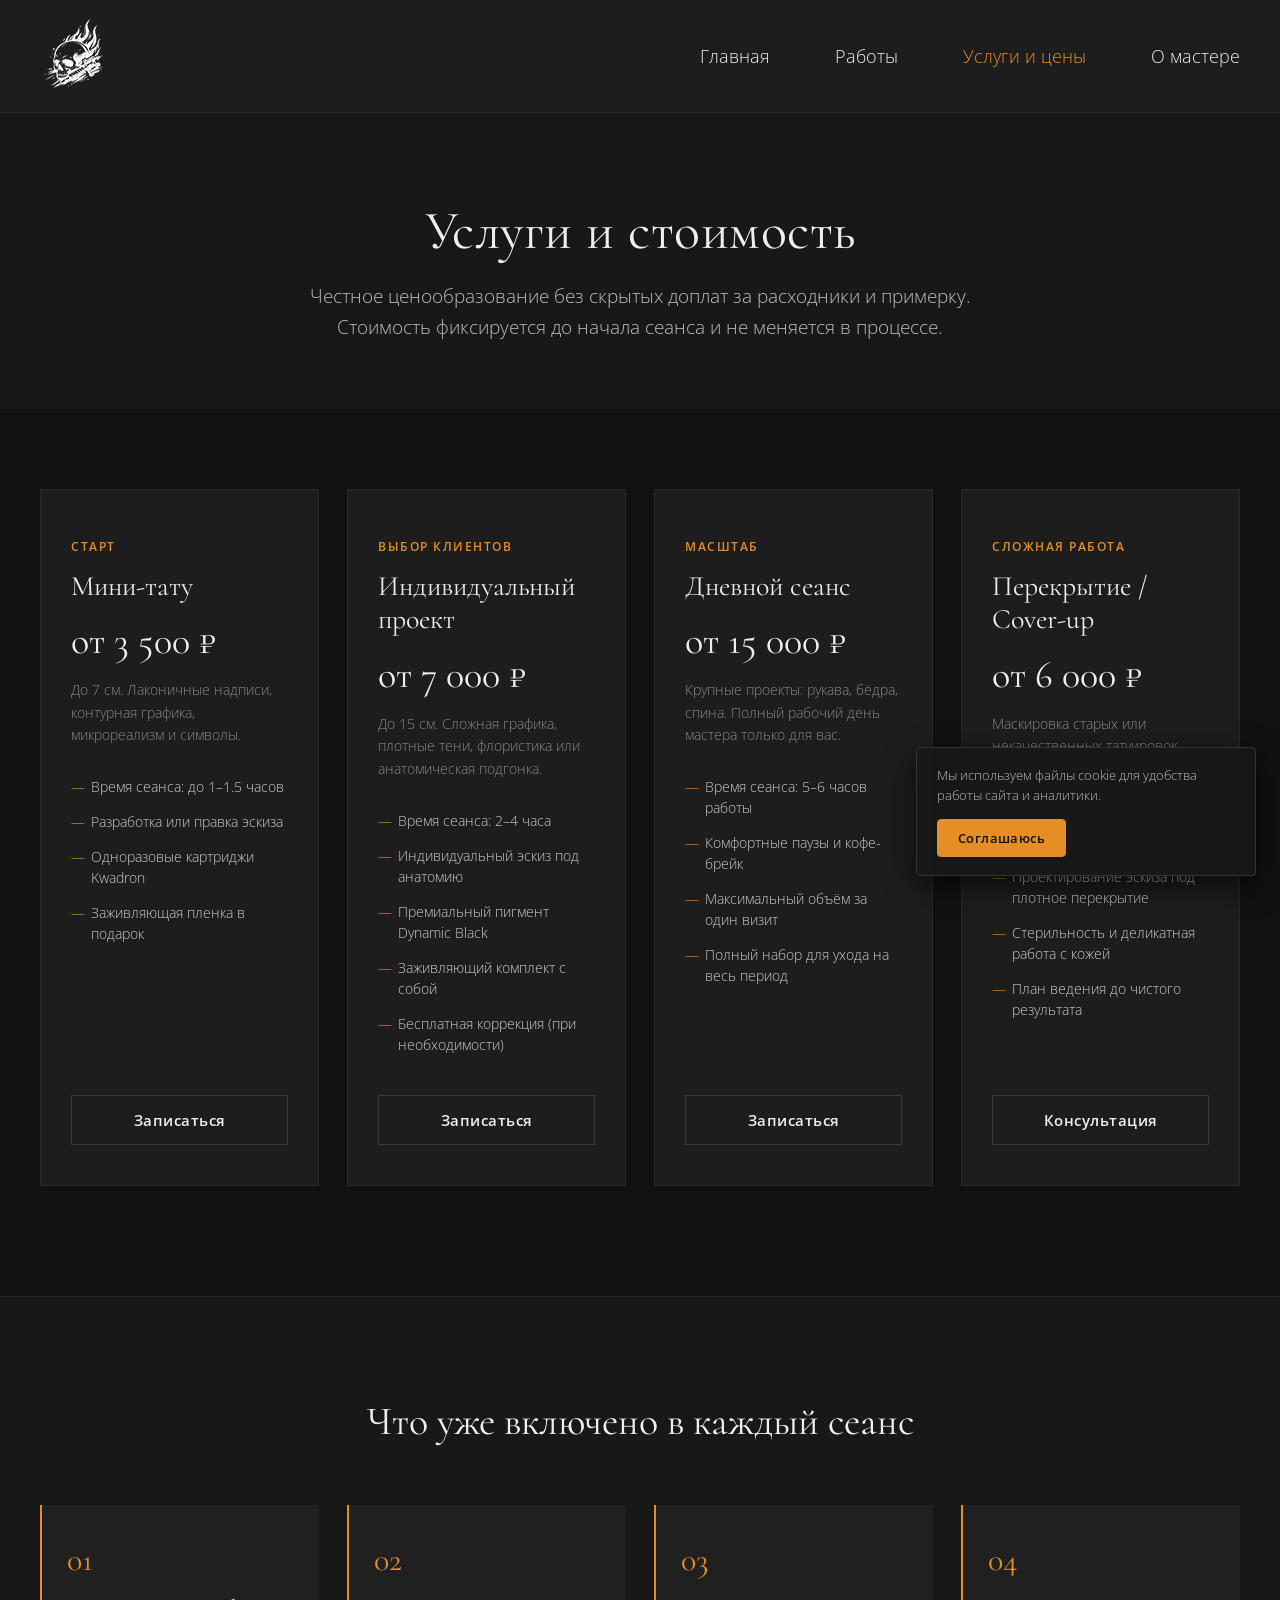
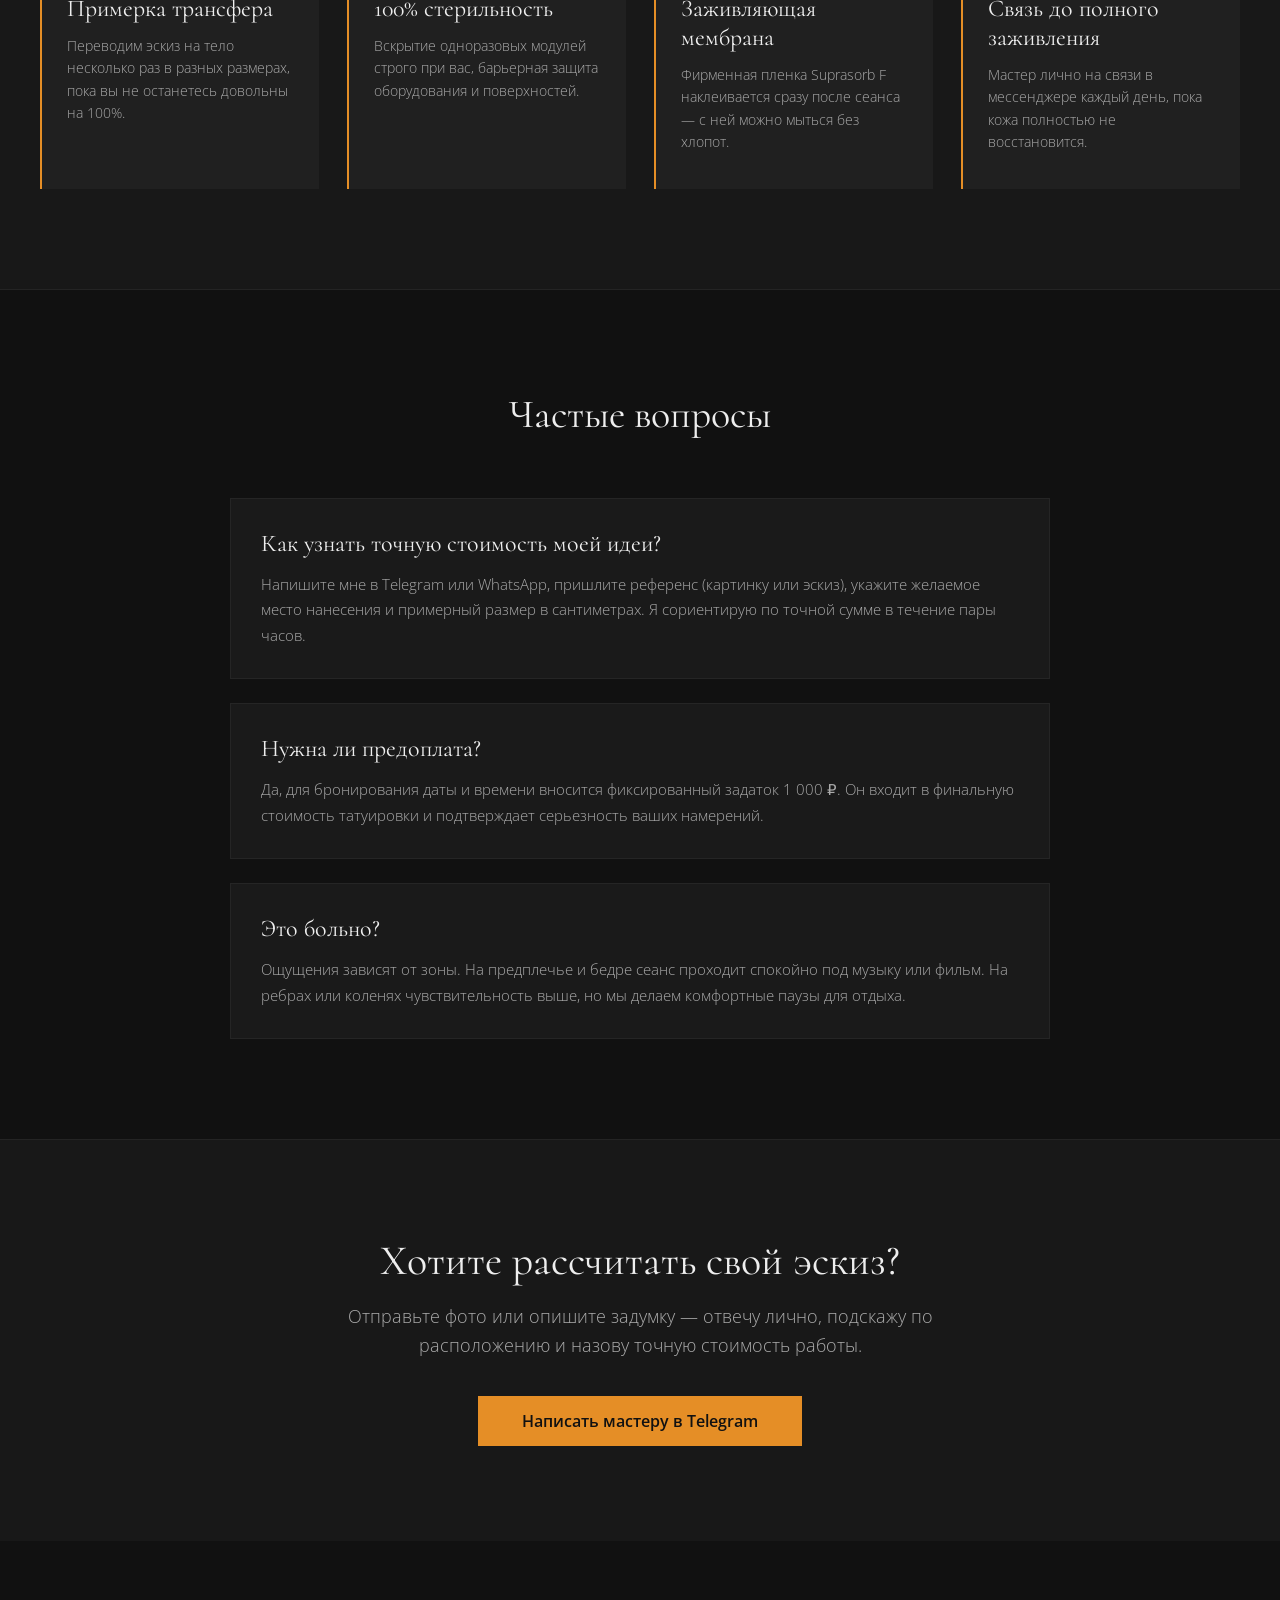
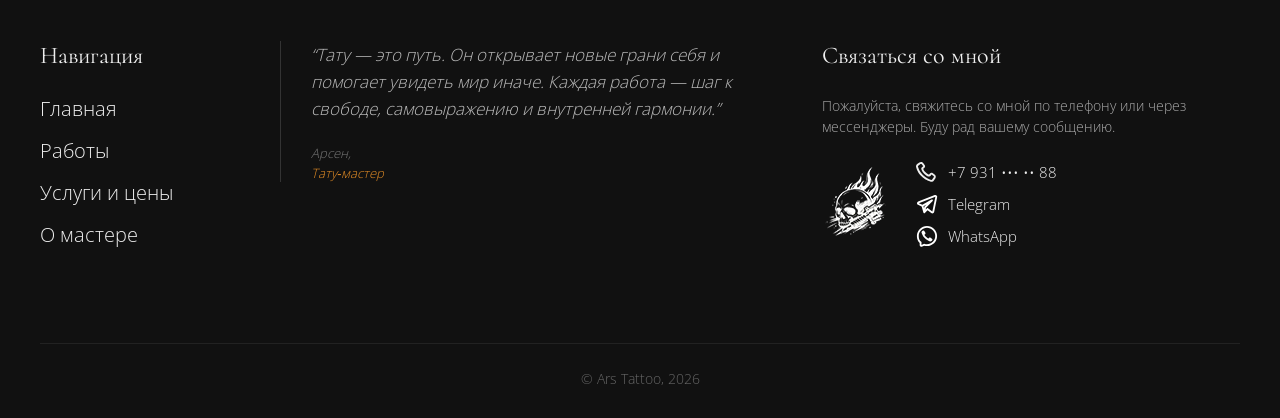
<file: prices/index.html>
<!DOCTYPE html>
<html lang="ru">

<head>
  <meta charset="UTF-8">
  <meta name="viewport" content="width=device-width, initial-scale=1.0">
  <link rel="icon" type="image/svg+xml" href="../images/favicon.svg">
  <title>Услуги и цены — Тату-мастер Арсен</title>
  <link rel="stylesheet" href="../css/reset.css">
  <link rel="stylesheet" href="../css/style.css">
  <link rel="stylesheet" href="../css/prices.css">
  <!-- Yandex.Metrika counter -->
  <script type="text/javascript">
    (function (m, e, t, r, i, k, a) {
      m[i] = m[i] || function () { (m[i].a = m[i].a || []).push(arguments) };
      m[i].l = 1 * new Date();
      for (var j = 0; j < document.scripts.length; j++) { if (document.scripts[j].src === r) { return; } }
      k = e.createElement(t), a = e.getElementsByTagName(t)[0], k.async = 1, k.src = r, a.parentNode.insertBefore(k, a)
    })(window, document, 'script', 'https://mc.yandex.ru/metrika/tag.js?id=114107350', 'ym');

    ym(114107350, 'init', { ssr: true, webvisor: true, clickmap: true, ecommerce: "dataLayer", referrer: document.referrer, url: location.href, accurateTrackBounce: true, trackLinks: true });
  </script>
  <noscript>
    <div><img src="https://mc.yandex.ru/watch/114107350" style="position:absolute; left:-9999px;" alt="" /></div>
  </noscript>
  <!-- /Yandex.Metrika counter -->
</head>

<body>

  <div class="wrapper">
    <!-- Шапка сайта -->
    <header class="header">
      <div class="menu--close"></div>
      <div class="container">
        <div class="header__inner">
          <a href="../" class="logo">
            <img src="../images/logo.png" alt="Ars Tattoo">
          </a>
          <nav class="menu">
            <button class="menu__btn" type="button" aria-label="Открыть меню">
              <span></span>
              <span></span>
              <span></span>
              <span></span>
            </button>
            <ul class="menu__list">
              <li class="menu__item">
                <a href="../" class="menu__link">Главная</a>
              </li>
              <li class="menu__item">
                <a href="../works/" class="menu__link">Работы</a>
              </li>
              <li class="menu__item">
                <a class="menu__link menu__link--current">Услуги и цены</a>
              </li>
              <li class="menu__item">
                <a href="../about/" class="menu__link">О мастере</a>
              </li>
              <li class="mobile-nav">
                <ul class="mobile-menu">
                  <li class="mobile-menu__item">
                    <a href="#" class="mobile__menu-link phone-secure" data-p1="Kzc5MzE=" data-p2="ODg4MTY4OA=="
                      data-view="KzcgOTMxIDg4OCAxNiA4OA==">+7 931 ••• •• 88</a>
                  </li>
                  <li class="mobile-menu__item">
                    <a href="https://t.me/ars_taty" target="_blank" rel="noopener"
                      class="mobile__menu-link">Telegram</a>
                  </li>
                </ul>
              </li>
            </ul>
          </nav>
        </div>
      </div>
    </header>

    <main class="main">
      <!-- Hero-секция -->
      <section class="prices-hero">
        <div class="container">
          <h1 class="prices-hero__title">Услуги и стоимость</h1>
          <p class="prices-hero__text">
            Честное ценообразование без скрытых доплат за расходники и примерку.
            Стоимость фиксируется до начала сеанса и не меняется в процессе.
          </p>
        </div>
      </section>

      <!-- Карточки цен -->
      <section class="prices-section">
        <div class="container">
          <div class="prices-grid">

            <!-- Тариф 1 -->
            <article class="price-card">
              <div class="price-card__header">
                <span class="price-card__badge">Старт</span>
                <h2 class="price-card__title">Мини-тату</h2>
                <div class="price-card__cost">от 3 500 ₽</div>
                <p class="price-card__desc">До 7 см. Лаконичные надписи, контурная графика, микрореализм и символы.</p>
              </div>
              <ul class="price-card__features">
                <li>Время сеанса: до 1–1.5 часов</li>
                <li>Разработка или правка эскиза</li>
                <li>Одноразовые картриджи Kwadron</li>
                <li>Заживляющая пленка в подарок</li>
              </ul>
              <a href="https://t.me/ars_taty" target="_blank" rel="noopener" class="price-card__btn">Записаться</a>
            </article>

            <!-- Тариф 2 (Популярный) -->
            <article class="price-card">
              <div class="price-card__header">
                <span class="price-card__badge">Выбор клиентов</span>
                <h2 class="price-card__title">Индивидуальный проект</h2>
                <div class="price-card__cost">от 7 000 ₽</div>
                <p class="price-card__desc">До 15 см. Сложная графика, плотные тени, флористика или анатомическая
                  подгонка.</p>
              </div>
              <ul class="price-card__features">
                <li>Время сеанса: 2–4 часа</li>
                <li>Индивидуальный эскиз под анатомию</li>
                <li>Премиальный пигмент Dynamic Black</li>
                <li>Заживляющий комплект с собой</li>
                <li>Бесплатная коррекция (при необходимости)</li>
              </ul>
              <a href="https://t.me/ars_taty" target="_blank" rel="noopener" class="price-card__btn">Записаться</a>
            </article>

            <!-- Тариф 3 -->
            <article class="price-card">
              <div class="price-card__header">
                <span class="price-card__badge">Масштаб</span>
                <h2 class="price-card__title">Дневной сеанс</h2>
                <div class="price-card__cost">от 15 000 ₽</div>
                <p class="price-card__desc">Крупные проекты: рукава, бёдра, спина. Полный рабочий день мастера только
                  для вас.</p>
              </div>
              <ul class="price-card__features">
                <li>Время сеанса: 5–6 часов работы</li>
                <li>Комфортные паузы и кофе-брейк</li>
                <li>Максимальный объём за один визит</li>
                <li>Полный набор для ухода на весь период</li>
              </ul>
              <a href="https://t.me/ars_taty" target="_blank" rel="noopener" class="price-card__btn">Записаться</a>
            </article>

            <!-- Тариф 4 -->
            <article class="price-card">
              <div class="price-card__header">
                <span class="price-card__badge">Сложная работа</span>
                <h2 class="price-card__title">Перекрытие / Cover-up</h2>
                <div class="price-card__cost">от 6 000 ₽</div>
                <p class="price-card__desc">Маскировка старых или некачественных татуировок, закрытие шрамов и ожогов.
                </p>
              </div>
              <ul class="price-card__features">
                <li>Очная консультация и анализ старого пигмента</li>
                <li>Проектирование эскиза под плотное перекрытие</li>
                <li>Стерильность и деликатная работа с кожей</li>
                <li>План ведения до чистого результата</li>
              </ul>
              <a href="https://t.me/ars_taty" target="_blank" rel="noopener" class="price-card__btn">Консультация</a>
            </article>

          </div>
        </div>
      </section>

      <!-- Блок включенных услуг (доверие и сервис) -->
      <section class="included">
        <div class="container">
          <h2 class="title">Что уже включено в каждый сеанс</h2>
          <div class="included__grid">
            <div class="included__item">
              <span class="included__num">01</span>
              <h3 class="included__item-title">Примерка трансфера</h3>
              <p class="included__item-text">Переводим эскиз на тело несколько раз в разных размерах, пока вы не
                останетесь довольны на 100%.</p>
            </div>
            <div class="included__item">
              <span class="included__num">02</span>
              <h3 class="included__item-title">100% стерильность</h3>
              <p class="included__item-text">Вскрытие одноразовых модулей строго при вас, барьерная защита оборудования
                и поверхностей.</p>
            </div>
            <div class="included__item">
              <span class="included__num">03</span>
              <h3 class="included__item-title">Заживляющая мембрана</h3>
              <p class="included__item-text">Фирменная пленка Suprasorb F наклеивается сразу после сеанса — с ней можно
                мыться без хлопот.</p>
            </div>
            <div class="included__item">
              <span class="included__num">04</span>
              <h3 class="included__item-title">Связь до полного заживления</h3>
              <p class="included__item-text">Мастер лично на связи в мессенджере каждый день, пока кожа полностью не
                восстановится.</p>
            </div>
          </div>
        </div>
      </section>

      <!-- FAQ (Частые вопросы) -->
      <section class="faq">
        <div class="container">
          <h2 class="title">Частые вопросы</h2>
          <div class="faq__list">
            <div class="faq__item">
              <h3 class="faq__question">Как узнать точную стоимость моей идеи?</h3>
              <p class="faq__answer">Напишите мне в Telegram или WhatsApp, пришлите референс (картинку или эскиз),
                укажите желаемое место нанесения и примерный размер в сантиметрах. Я сориентирую по точной сумме в
                течение пары часов.</p>
            </div>
            <div class="faq__item">
              <h3 class="faq__question">Нужна ли предоплата?</h3>
              <p class="faq__answer">Да, для бронирования даты и времени вносится фиксированный задаток 1 000 ₽. Он
                входит в финальную стоимость татуировки и подтверждает серьезность ваших намерений.</p>
            </div>
            <div class="faq__item">
              <h3 class="faq__question">Это больно?</h3>
              <p class="faq__answer">Ощущения зависят от зоны. На предплечье и бедре сеанс проходит спокойно под музыку
                или фильм. На ребрах или коленях чувствительность выше, но мы делаем комфортные паузы для отдыха.</p>
            </div>
          </div>
        </div>
      </section>

      <!-- CTA Блок -->
      <section class="prices-cta">
        <div class="container">
          <h2 class="prices-cta__title">Хотите рассчитать свой эскиз?</h2>
          <p class="prices-cta__text">
            Отправьте фото или опишите задумку — отвечу лично, подскажу по расположению и назову точную стоимость
            работы.
          </p>
          <a href="https://t.me/ars_taty" target="_blank" rel="noopener" class="prices-cta__btn">Написать мастеру в
            Telegram</a>
        </div>
      </section>
    </main>

    <!-- Подвал сайта -->
    <footer class="footer">
      <div class="container">
        <div class="footer__inner">
          <ul class="footer__products">
            <li class="footer__products-title">Навигация</li>
            <li class="footer__products-item">
              <a href="../" class="footer__products-link">Главная</a>
            </li>
            <li class="footer__products-item">
              <a href="../works/" class="footer__products-link">Работы</a>
            </li>
            <li class="footer__products-item">
              <a class="footer__products-link footer__link--current">Услуги и цены</a>
            </li>
            <li class="footer__products-item">
              <a href="../about/" class="footer__products-link">О мастере</a>
            </li>
          </ul>

          <blockquote class="footer__blockquote">
            <p class="footer__blockquote-text">
              “Тату — это путь. Он открывает новые грани себя и помогает увидеть мир иначе.
              Каждая работа — шаг к свободе, самовыражению и внутренней гармонии.”
            </p>
            <cite class="footer__blockquote-author">
              Арсен,
              <span>Тату‑мастер</span>
            </cite>
          </blockquote>

          <div class="footer__contacts">
            <h5 class="footer__contacts-title">Связаться со мной</h5>
            <p class="footer__contacts-text">
              Пожалуйста, свяжитесь со мной по телефону или через мессенджеры. Буду рад вашему сообщению.
            </p>
            <ul class="footer__nav">
              <li class="footer__nav-logo">
                <a href="../" class="footer__logo">
                  <img src="../images/logo.png" alt="Ars Tattoo">
                </a>
              </li>
              <li class="footer__nav-contacts">
                <a href="#" class="footer__nav-phone phone-secure" data-p1="Kzc5MzE=" data-p2="ODg4MTY4OA=="
                  data-view="KzcgOTMxIDg4OCAxNiA4OA==">+7 931 ••• •• 88</a>
                <a href="https://t.me/ars_taty" target="_blank" rel="noopener" class="footer__nav-tg">Telegram</a>
                <a href="https://wa.me/79318881688" target="_blank" rel="noopener" class="footer__nav-wa">WhatsApp</a>
              </li>
            </ul>
          </div>
        </div>
        <div class="footer__bottom">
          <p class="footer__copy">© Ars Tattoo,
            <script>document.write(new Date().getFullYear());</script>
          </p>
        </div>
      </div>
    </footer>
  </div>

  <script src="../js/main.js"></script>
</body>

</html>
</file>
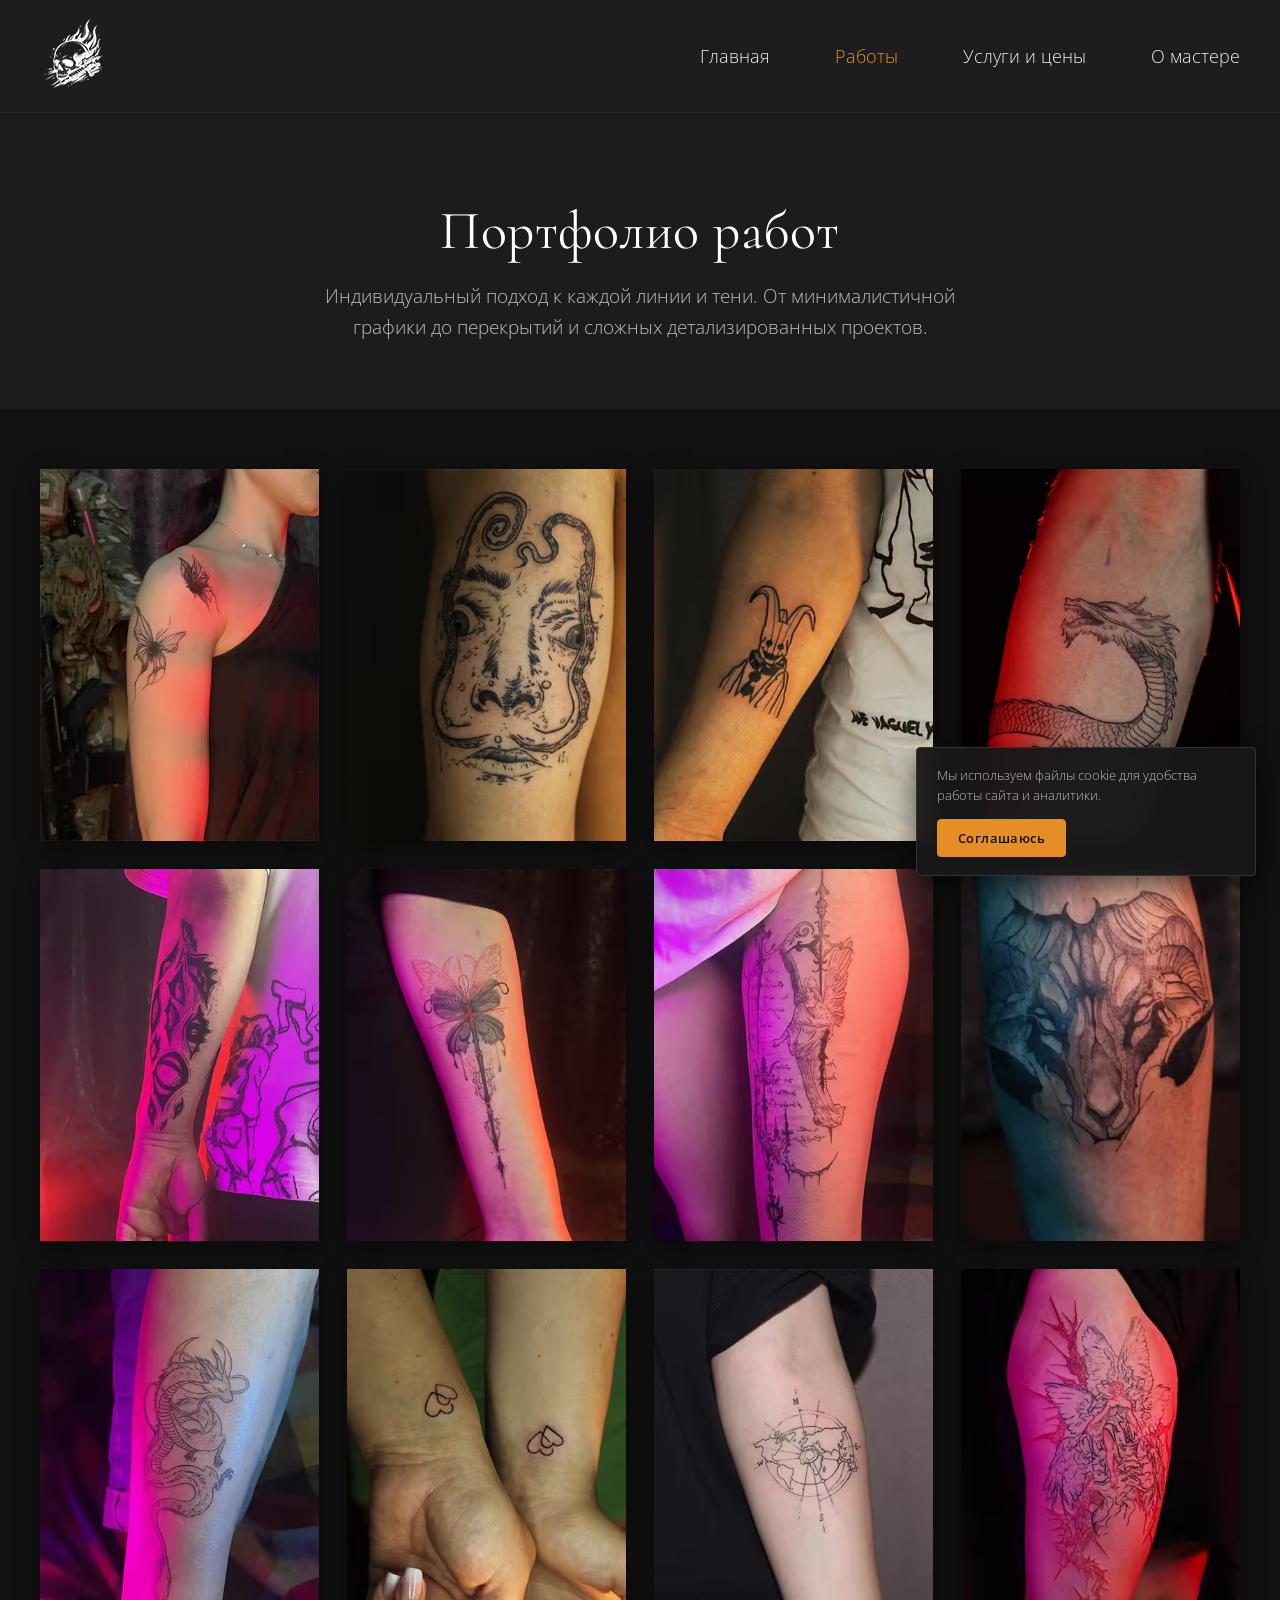
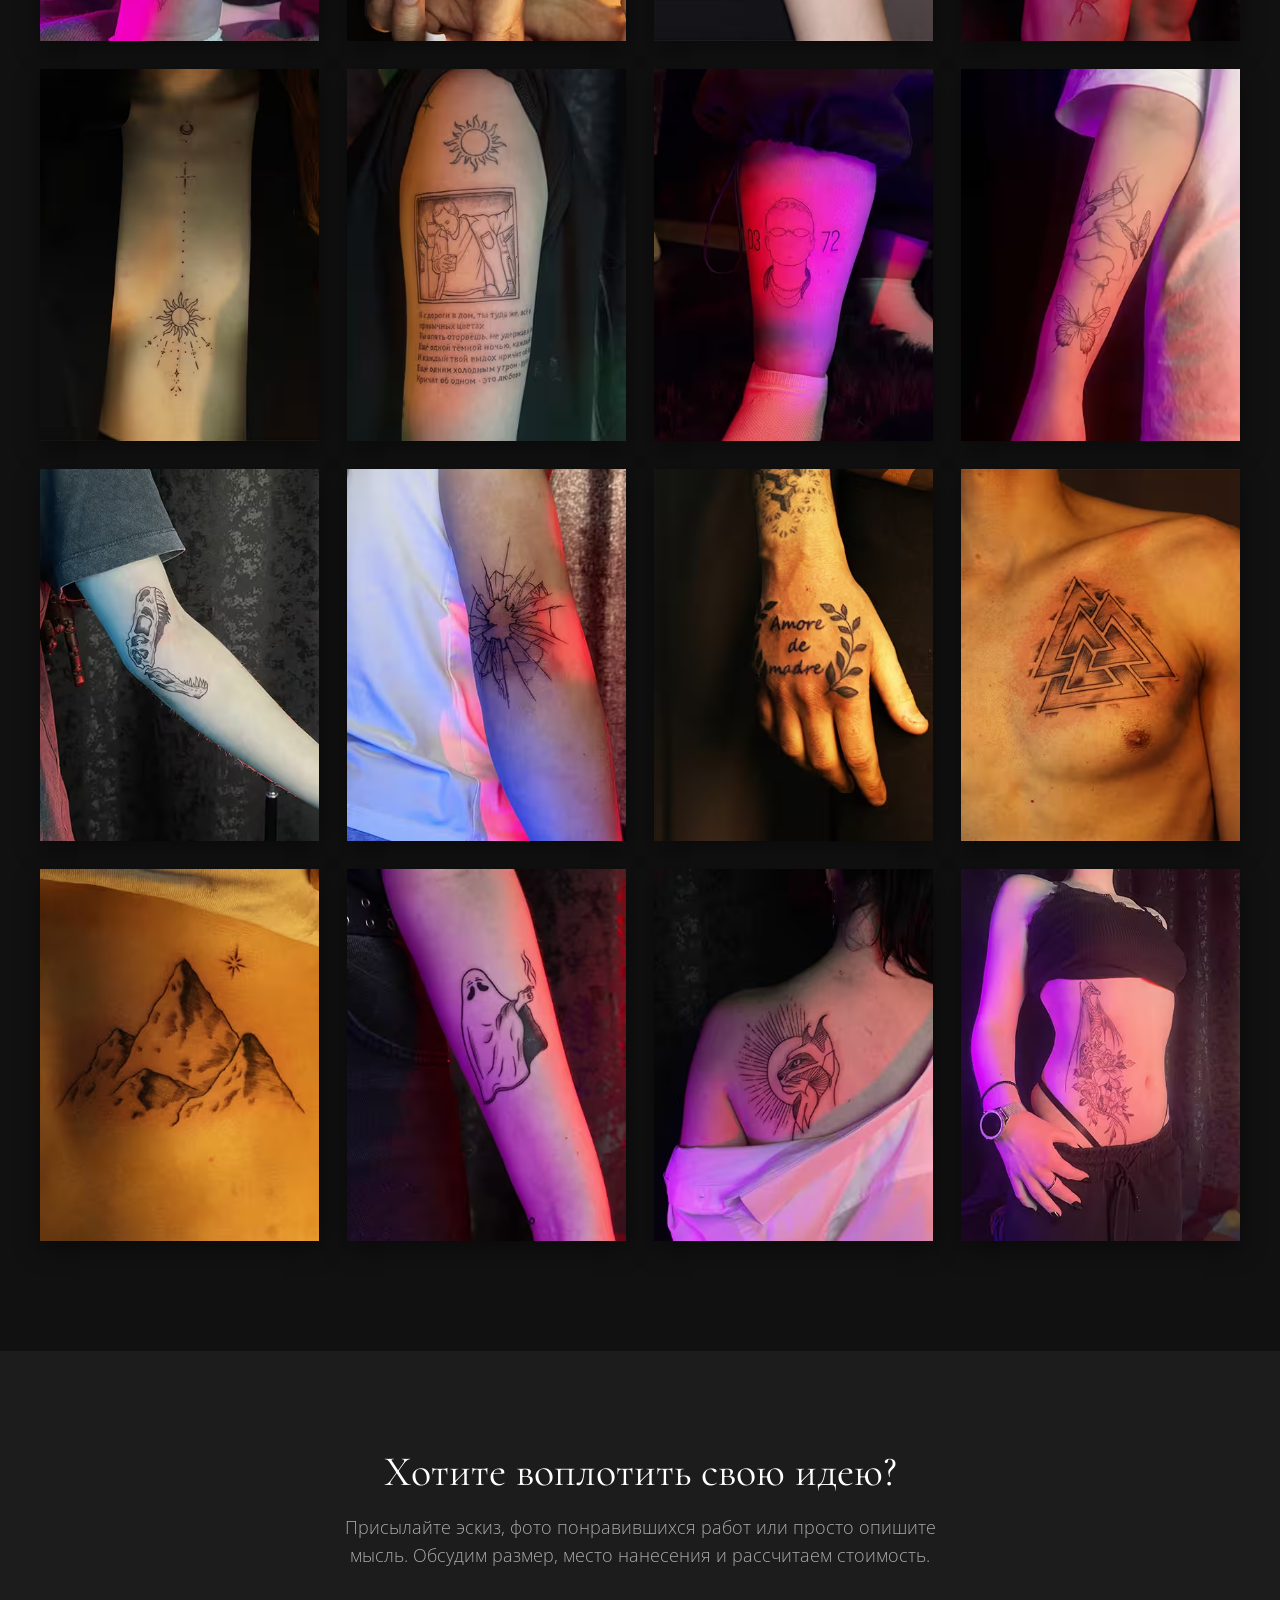
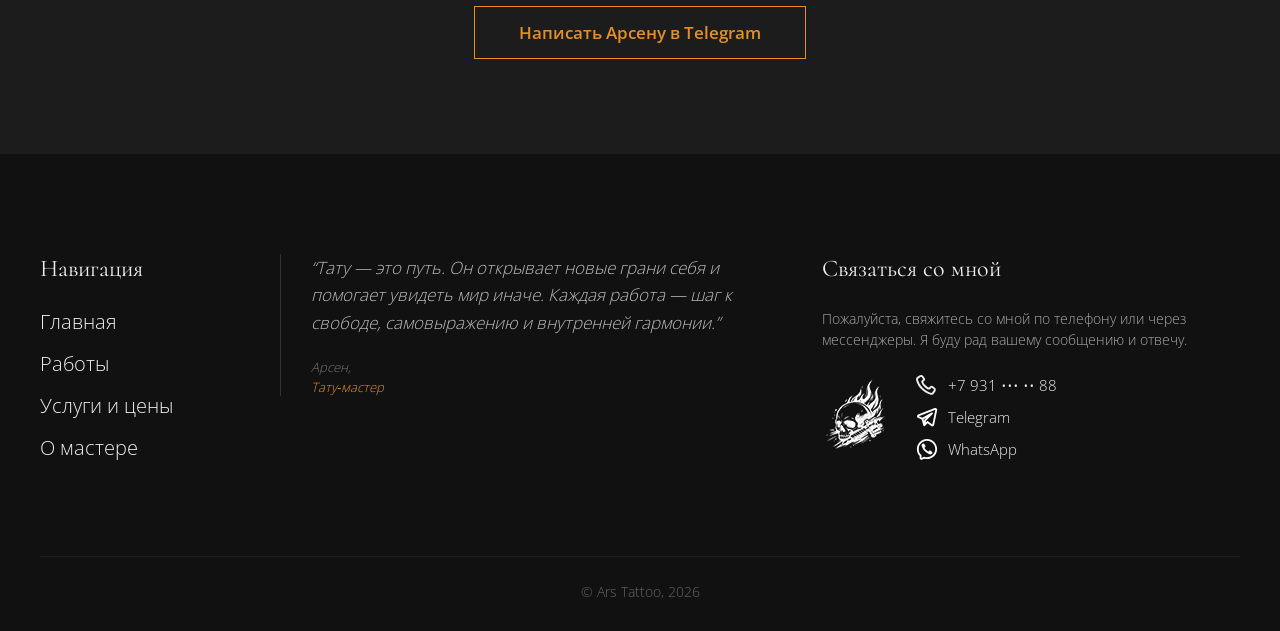
<file: works/index.html>
<!DOCTYPE html>
<html lang="ru">

<head>
  <meta charset="UTF-8">
  <meta name="viewport" content="width=device-width, initial-scale=1.0">
  <link rel="icon" type="image/svg+xml" href="../images/favicon.svg">
  <title>Работы — Тату-мастер Арсен</title>
  <link rel="stylesheet" href="../css/reset.css">
  <link rel="stylesheet" href="../css/style.css">
  <link rel="stylesheet" href="../css/works.css">
  <!-- Yandex.Metrika counter -->
  <script type="text/javascript">
    (function (m, e, t, r, i, k, a) {
      m[i] = m[i] || function () { (m[i].a = m[i].a || []).push(arguments) };
      m[i].l = 1 * new Date();
      for (var j = 0; j < document.scripts.length; j++) { if (document.scripts[j].src === r) { return; } }
      k = e.createElement(t), a = e.getElementsByTagName(t)[0], k.async = 1, k.src = r, a.parentNode.insertBefore(k, a)
    })(window, document, 'script', 'https://mc.yandex.ru/metrika/tag.js?id=114107350', 'ym');

    ym(114107350, 'init', { ssr: true, webvisor: true, clickmap: true, ecommerce: "dataLayer", referrer: document.referrer, url: location.href, accurateTrackBounce: true, trackLinks: true });
  </script>
  <noscript>
    <div><img src="https://mc.yandex.ru/watch/114107350" style="position:absolute; left:-9999px;" alt="" /></div>
  </noscript>
  <!-- /Yandex.Metrika counter -->
</head>

<body>

  <div class="wrapper">
    <!-- Шапка сайта (берет все стили из style.css) -->
    <header class="header">
      <div class="menu--close"></div>
      <div class="container">
        <div class="header__inner">
          <a href="../" class="logo">
            <img src="../images/logo.png" alt="Ars Tattoo">
          </a>
          <nav class="menu">
            <button class="menu__btn" type="button" aria-label="Открыть меню">
              <span></span>
              <span></span>
              <span></span>
              <span></span>
            </button>
            <ul class="menu__list">
              <li class="menu__item">
                <a href="../" class="menu__link">Главная</a>
              </li>
              <li class="menu__item">
                <!-- Активный пункт: не кликабелен, подсвечен оранжевым -->
                <a class="menu__link menu__link--current">Работы</a>
              </li>
              <li class="menu__item">
                <a href="../prices/" class="menu__link">Услуги и цены</a>
              </li>
              <li class="menu__item">
                <a href="../about/" class="menu__link">О мастере</a>
              </li>
              <li class="mobile-nav">
                <ul class="mobile-menu">
                  <li class="mobile-menu__item">
                    <a href="#" class="mobile__menu-link phone-secure" data-p1="Kzc5MzE=" data-p2="ODg4MTY4OA=="
                      data-view="KzcgOTMxIDg4OCAxNiA4OA==">+7 931 ••• •• 88</a>
                  </li>
                  <li class="mobile-menu__item">
                    <a href="https://t.me/ars_taty" target="_blank" rel="noopener"
                      class="mobile__menu-link">Telegram</a>
                  </li>
                </ul>
              </li>
            </ul>
          </nav>
        </div>
      </div>
    </header>

    <!-- Основной контент (стили в css/works.css) -->
    <main class="main">

      <!-- Заголовок страницы / Hero -->
      <section class="works-hero">
        <div class="container">
          <h1 class="works-hero__title">Портфолио работ</h1>
          <p class="works-hero__text">
            Индивидуальный подход к каждой линии и тени. От минималистичной графики до перекрытий и сложных
            детализированных проектов.
          </p>
        </div>
      </section>

      <!-- Галерея с фильтрами -->
      <section class="works-section">
        <div class="container">
          <!-- Сетка карточек -->
          <div class="works-grid">
            <article class="works-card">
              <img src="../images/img5.avif" alt="Татуировка Бабочка" class="works-card__img" loading="lazy">
            </article>

            <article class="works-card">
              <img src="../images/img6.avif" alt="Татуировка Стая птиц" class="works-card__img" loading="lazy">
            </article>

            <article class="works-card">
              <img src="../images/img7.avif" alt="Татуировка Портрет и цветы" class="works-card__img" loading="lazy">
            </article>

            <article class="works-card">
              <img src="../images/img8.avif" alt="Татуировка на ключице" class="works-card__img" loading="lazy">
            </article>

            <article class="works-card">
              <img src="../images/img9.avif" alt="Татуировка Дракон" class="works-card__img" loading="lazy">
            </article>

            <article class="works-card">
              <img src="../images/img10.avif" alt="Татуировка Симметрия" class="works-card__img" loading="lazy">
            </article>

            <article class="works-card">
              <img src="../images/img11.avif" alt="Татуировка Перекрытие" class="works-card__img" loading="lazy">
            </article>

            <article class="works-card">
              <img src="../images/img12.avif" alt="Татуировка Флористика" class="works-card__img" loading="lazy">
            </article>
            <article class="works-card">
              <img src="../images/img13.avif" alt="Татуировка Бабочка" class="works-card__img" loading="lazy">
            </article>

            <article class="works-card">
              <img src="../images/img14.avif" alt="Татуировка Стая птиц" class="works-card__img" loading="lazy">
            </article>

            <article class="works-card">
              <img src="../images/img15.avif" alt="Татуировка Портрет и цветы" class="works-card__img" loading="lazy">
            </article>

            <article class="works-card">
              <img src="../images/img16.avif" alt="Татуировка на ключице" class="works-card__img" loading="lazy">
            </article>

            <article class="works-card">
              <img src="../images/img17.avif" alt="Татуировка Дракон" class="works-card__img" loading="lazy">
            </article>

            <article class="works-card">
              <img src="../images/img18.avif" alt="Татуировка Симметрия" class="works-card__img" loading="lazy">
            </article>

            <article class="works-card">
              <img src="../images/img19.avif" alt="Татуировка Перекрытие" class="works-card__img" loading="lazy">
            </article>

            <article class="works-card">
              <img src="../images/img20.avif" alt="Татуировка Флористика" class="works-card__img" loading="lazy">
            </article>
            <article class="works-card">
              <img src="../images/img21.avif" alt="Татуировка Бабочка" class="works-card__img" loading="lazy">
            </article>

            <article class="works-card">
              <img src="../images/img22.avif" alt="Татуировка Стая птиц" class="works-card__img" loading="lazy">
            </article>

            <article class="works-card">
              <img src="../images/img23.avif" alt="Татуировка Портрет и цветы" class="works-card__img" loading="lazy">
            </article>

            <article class="works-card">
              <img src="../images/img24.avif" alt="Татуировка на ключице" class="works-card__img" loading="lazy">
            </article>

            <article class="works-card">
              <img src="../images/img25.avif" alt="Татуировка Дракон" class="works-card__img" loading="lazy">
            </article>

            <article class="works-card">
              <img src="../images/img26.avif" alt="Татуировка Симметрия" class="works-card__img" loading="lazy">
            </article>

            <article class="works-card">
              <img src="../images/img27.avif" alt="Татуировка Перекрытие" class="works-card__img" loading="lazy">
            </article>

            <article class="works-card">
              <img src="../images/img28.avif" alt="Татуировка Флористика" class="works-card__img" loading="lazy">
            </article>
          </div>

        </div>
      </section>

      <!-- Блок призыва к действию (CTA) -->
      <section class="works-cta">
        <div class="container">
          <h2 class="works-cta__title">Хотите воплотить свою идею?</h2>
          <p class="works-cta__text">
            Присылайте эскиз, фото понравившихся работ или просто опишите мысль. Обсудим размер, место нанесения и
            рассчитаем стоимость.
          </p>
          <a href="https://t.me/ars_taty" target="_blank" rel="noopener" class="works-cta__btn">Написать Арсену в
            Telegram</a>
        </div>
      </section>

    </main>

    <!-- Подвал сайта (берет все стили из style.css) -->
    <footer class="footer">
      <div class="container">
        <div class="footer__inner">
          <ul class="footer__products">
            <li class="footer__products-title">Навигация</li>
            <li class="footer__products-item">
              <a href="../" class="footer__products-link">Главная</a>
            </li>
            <li class="footer__products-item">
              <a class="footer__products-link footer__link--current">Работы</a>
            </li>
            <li class="footer__products-item">
              <a href="../prices/" class="footer__products-link">Услуги и цены</a>
            </li>
            <li class="footer__products-item">
              <a href="../about/" class="footer__products-link">О мастере</a>
            </li>
          </ul>

          <blockquote class="footer__blockquote">
            <p class="footer__blockquote-text">
              “Тату — это путь. Он открывает новые грани себя и помогает увидеть мир иначе.
              Каждая работа — шаг к свободе, самовыражению и внутренней гармонии.”
            </p>
            <cite class="footer__blockquote-author">
              Арсен,
              <span>Тату‑мастер</span>
            </cite>
          </blockquote>

          <div class="footer__contacts">
            <h5 class="footer__contacts-title">
              Связаться со мной
            </h5>
            <p class="footer__contacts-text">
              Пожалуйста, свяжитесь со мной по телефону или через мессенджеры.
              Я буду рад вашему сообщению и отвечу.
            </p>
            <ul class="footer__nav">
              <li class="footer__nav-logo">
                <a href="../" class="footer__logo">
                  <img src="../images/logo.png" alt="Тату-студия Ars Tattoo">
                </a>
              </li>
              <li class="footer__nav-contacts">
                <a href="#" class="footer__nav-phone phone-secure" data-p1="Kzc5MzE=" data-p2="ODg4MTY4OA=="
                  data-view="KzcgOTMxIDg4OCAxNiA4OA==">+7 931 ••• •• 88</a>
                <a href="https://t.me/ars_taty" target="_blank" rel="noopener" class="footer__nav-tg">Telegram</a>
                <a href="https://wa.me/79318881688" target="_blank" rel="noopener" class="footer__nav-wa">WhatsApp</a>
              </li>
            </ul>
          </div>
        </div>
        <div class="footer__bottom">
          <p class="footer__copy">© Ars Tattoo,
            <script>document.write(new Date().getFullYear());</script>
          </p>
        </div>
      </div>
    </footer>
  </div>

  <script src="../js/main.js"></script>
</body>

</html>
</file>
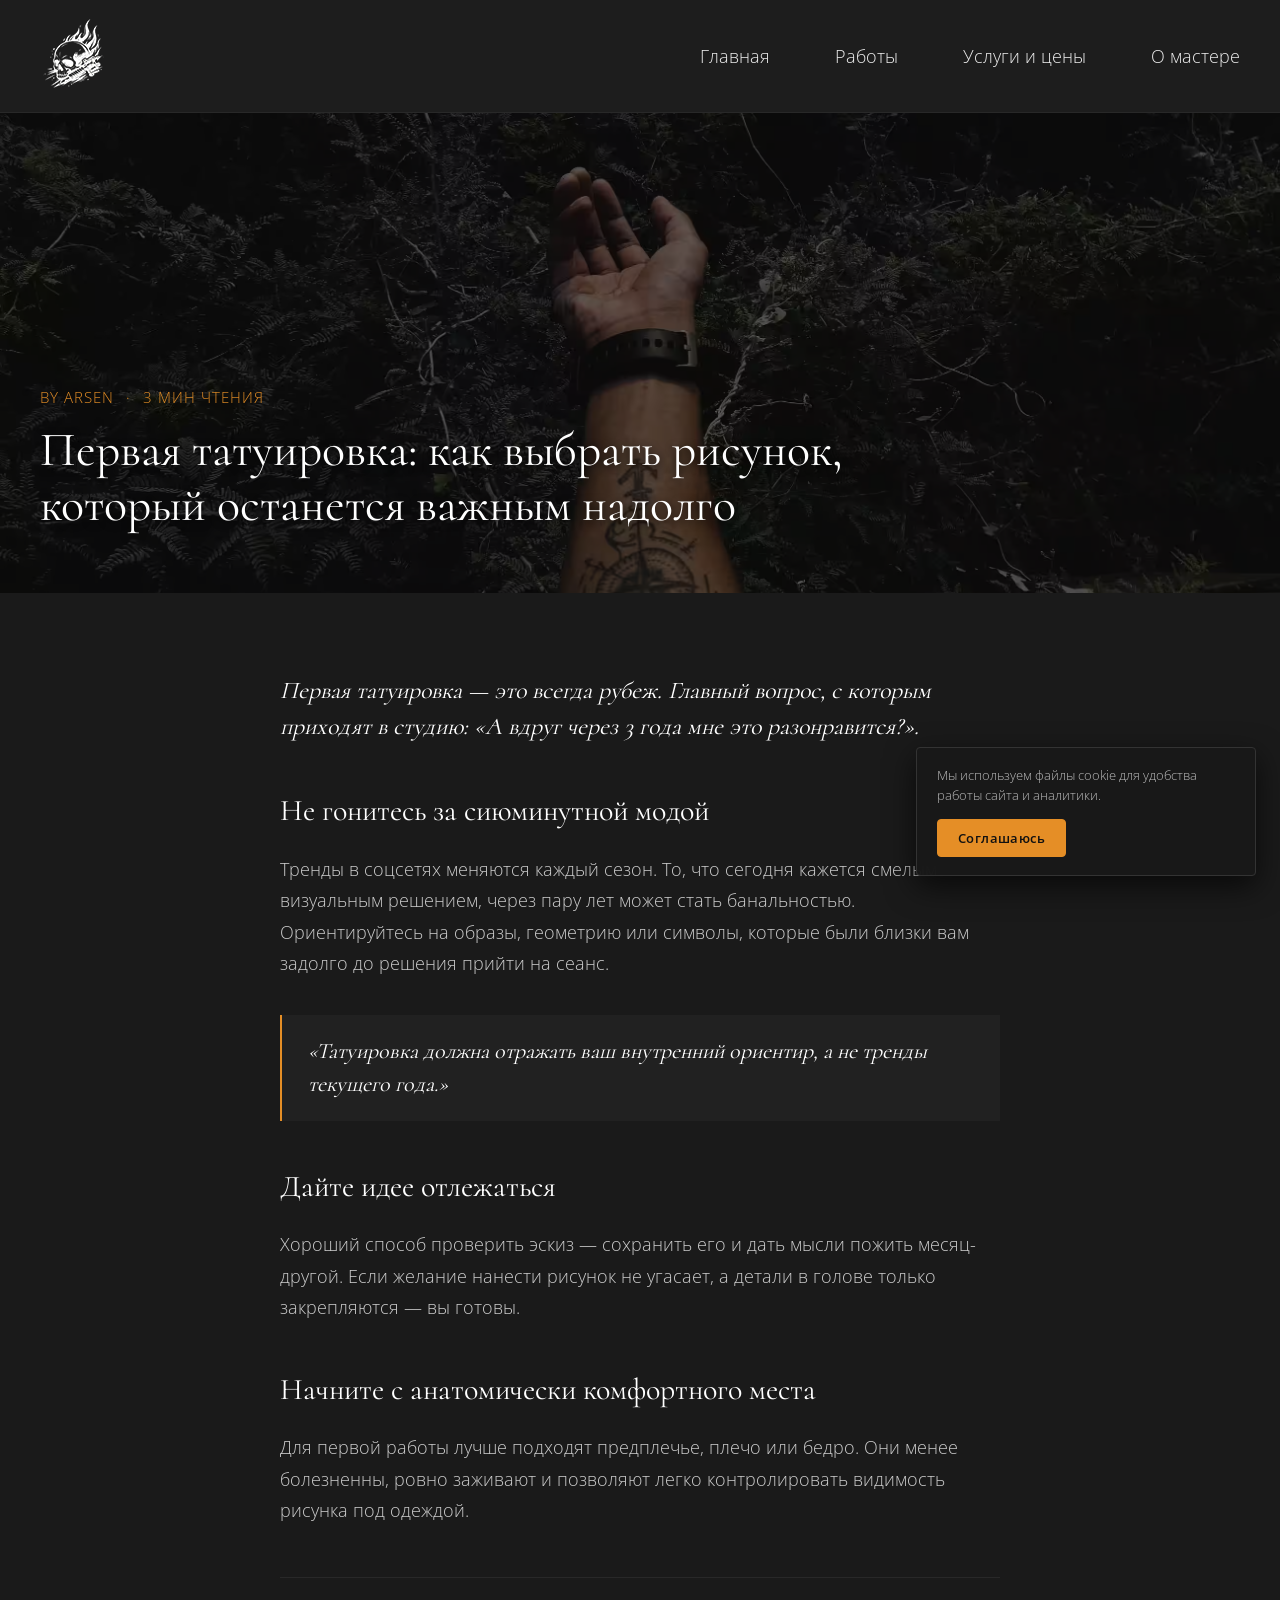
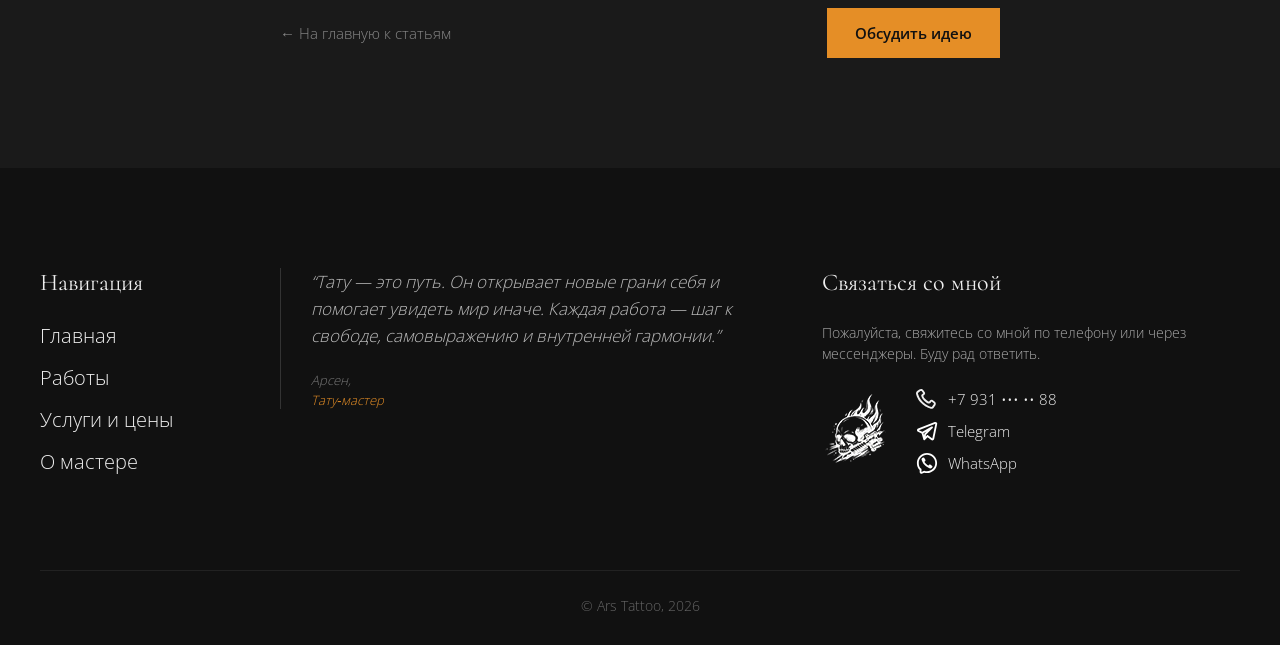
<file: articles/first-tattoo/index.html>
<!DOCTYPE html>
<html lang="ru">

<head>
    <meta charset="UTF-8">
    <meta name="viewport" content="width=device-width, initial-scale=1.0">
    <link rel="icon" type="image/svg+xml" href="../../images/favicon.svg">
    <title>Первая татуировка: как выбрать рисунок — Арсен</title>
    <link rel="stylesheet" href="../../css/reset.css">
    <link rel="stylesheet" href="../../css/style.css">
    <link rel="stylesheet" href="../../css/article.css">
    <!-- Yandex.Metrika counter -->
    <script type="text/javascript">
        (function (m, e, t, r, i, k, a) {
            m[i] = m[i] || function () { (m[i].a = m[i].a || []).push(arguments) };
            m[i].l = 1 * new Date();
            for (var j = 0; j < document.scripts.length; j++) { if (document.scripts[j].src === r) { return; } }
            k = e.createElement(t), a = e.getElementsByTagName(t)[0], k.async = 1, k.src = r, a.parentNode.insertBefore(k, a)
        })(window, document, 'script', 'https://mc.yandex.ru/metrika/tag.js?id=114107350', 'ym');

        ym(114107350, 'init', { ssr: true, webvisor: true, clickmap: true, ecommerce: "dataLayer", referrer: document.referrer, url: location.href, accurateTrackBounce: true, trackLinks: true });
    </script>
    <noscript>
        <div><img src="https://mc.yandex.ru/watch/114107350" style="position:absolute; left:-9999px;" alt="" /></div>
    </noscript>
    <!-- /Yandex.Metrika counter -->
</head>

<body>
    <div class="wrapper">
        <header class="header">
            <div class="menu--close"></div>
            <div class="container">
                <div class="header__inner">
                    <a href="../../" class="logo">
                        <img src="../../images/logo.png" alt="Тату-студия Ars Tattoo">
                    </a>
                    <nav class="menu">
                        <button class="menu__btn" type="button" aria-label="Открыть меню">
                            <span></span>
                            <span></span>
                            <span></span>
                            <span></span>
                        </button>
                        <ul class="menu__list">
                            <li class="menu__item"><a href="../../" class="menu__link">Главная</a></li>
                            <li class="menu__item"><a href="../../works/" class="menu__link">Работы</a></li>
                            <li class="menu__item"><a href="../../prices/" class="menu__link">Услуги и цены</a></li>
                            <li class="menu__item"><a href="../../about/" class="menu__link">О мастере</a></li>
                            <li class="mobile-nav">
                                <ul class="mobile-menu">
                                    <li class="mobile-menu__item">
                                        <a href="#" class="mobile__menu-link phone-secure" data-p1="Kzc5MzE="
                                            data-p2="ODg4MTY4OA==" data-view="KzcgOTMxIDg4OCAxNiA4OA==">+7 931 ••• ••
                                            88</a>
                                    </li>
                                    <li class="mobile-menu__item"><a href="https://t.me/ars_taty" target="_blank"
                                            rel="noopener" class="mobile__menu-link">Telegram</a></li>
                                </ul>
                            </li>
                        </ul>
                    </nav>
                </div>
            </div>
        </header>

        <main class="main">
            <section class="article-top">
                <img class="article-top__bg" src="../../images/blog-1.avif" alt="Татуировка компас на предплечье">
                <div class="container">
                    <div class="article-top__inner">
                        <div class="article-top__meta">
                            <span>by Arsen</span>
                            <span>·</span>
                            <span>3 мин чтения</span>
                        </div>
                        <h1 class="article-top__title">Первая татуировка: как выбрать рисунок, который останется важным
                            надолго</h1>
                    </div>
                </div>
            </section>

            <article class="article-content">
                <div class="container">
                    <div class="article-content__inner">
                        <p class="article-content__lead">
                            Первая татуировка — это всегда рубеж. Главный вопрос, с которым приходят в студию: «А вдруг
                            через 3 года мне это разонравится?».
                        </p>
                        <h2>Не гонитесь за сиюминутной модой</h2>
                        <p>
                            Тренды в соцсетях меняются каждый сезон. То, что сегодня кажется смелым визуальным решением,
                            через пару лет может стать банальностью. Ориентируйтесь на образы, геометрию или символы,
                            которые были близки вам задолго до решения прийти на сеанс.
                        </p>
                        <blockquote>
                            «Татуировка должна отражать ваш внутренний ориентир, а не тренды текущего года.»
                        </blockquote>
                        <h2>Дайте идее отлежаться</h2>
                        <p>
                            Хороший способ проверить эскиз — сохранить его и дать мысли пожить месяц-другой. Если
                            желание нанести рисунок не угасает, а детали в голове только закрепляются — вы готовы.
                        </p>
                        <h2>Начните с анатомически комфортного места</h2>
                        <p>
                            Для первой работы лучше подходят предплечье, плечо или бедро. Они менее болезненны, ровно
                            заживают и позволяют легко контролировать видимость рисунка под одеждой.
                        </p>
                        <div class="article-content__footer">
                            <a href="../../" class="article-content__back">← На главную к статьям</a>
                            <a href="https://t.me/ars_taty" target="_blank" rel="noopener"
                                class="article-content__btn">Обсудить идею</a>
                        </div>
                    </div>
                </div>
            </article>
        </main>

        <footer class="footer">
            <div class="container">
                <div class="footer__inner">
                    <ul class="footer__products">
                        <li class="footer__products-title">Навигация</li>
                        <li class="footer__products-item"><a href="../../" class="footer__products-link">Главная</a>
                        </li>
                        <li class="footer__products-item"><a href="../../works/"
                                class="footer__products-link">Работы</a></li>
                        <li class="footer__products-item"><a href="../../prices/" class="footer__products-link">Услуги и
                                цены</a>
                        </li>
                        <li class="footer__products-item"><a href="../../about/" class="footer__products-link">О
                                мастере</a></li>
                    </ul>
                    <blockquote class="footer__blockquote">
                        <p class="footer__blockquote-text">
                            “Тату — это путь. Он открывает новые грани себя и помогает увидеть мир иначе.
                            Каждая работа — шаг к свободе, самовыражению и внутренней гармонии.”
                        </p>
                        <cite class="footer__blockquote-author">Арсен, <span>Тату‑мастер</span></cite>
                    </blockquote>
                    <div class="footer__contacts">
                        <h5 class="footer__contacts-title">Связаться со мной</h5>
                        <p class="footer__contacts-text">Пожалуйста, свяжитесь со мной по телефону или через
                            мессенджеры. Буду рад ответить.</p>
                        <ul class="footer__nav">
                            <li class="footer__nav-logo">
                                <a href="../../" class="footer__logo"><img src="../../images/logo.png"
                                        alt="Ars Tattoo"></a>
                            </li>
                            <li class="footer__nav-contacts">
                                <a href="#" class="footer__nav-phone phone-secure" data-p1="Kzc5MzE="
                                    data-p2="ODg4MTY4OA==" data-view="KzcgOTMxIDg4OCAxNiA4OA==">+7 931 ••• •• 88</a>
                                <a href="https://t.me/ars_taty" target="_blank" rel="noopener"
                                    class="footer__nav-tg">Telegram</a>
                                <a href="https://wa.me/79318881688" target="_blank" rel="noopener"
                                    class="footer__nav-wa">WhatsApp</a>
                            </li>
                        </ul>
                    </div>
                </div>
                <div class="footer__bottom">
                    <p class="footer__copy">© Ars Tattoo,
                        <script>document.write(new Date().getFullYear());</script>
                    </p>
                </div>
            </div>
        </footer>
    </div>
    <script src="../../js/main.js"></script>
</body>

</html>
</file>
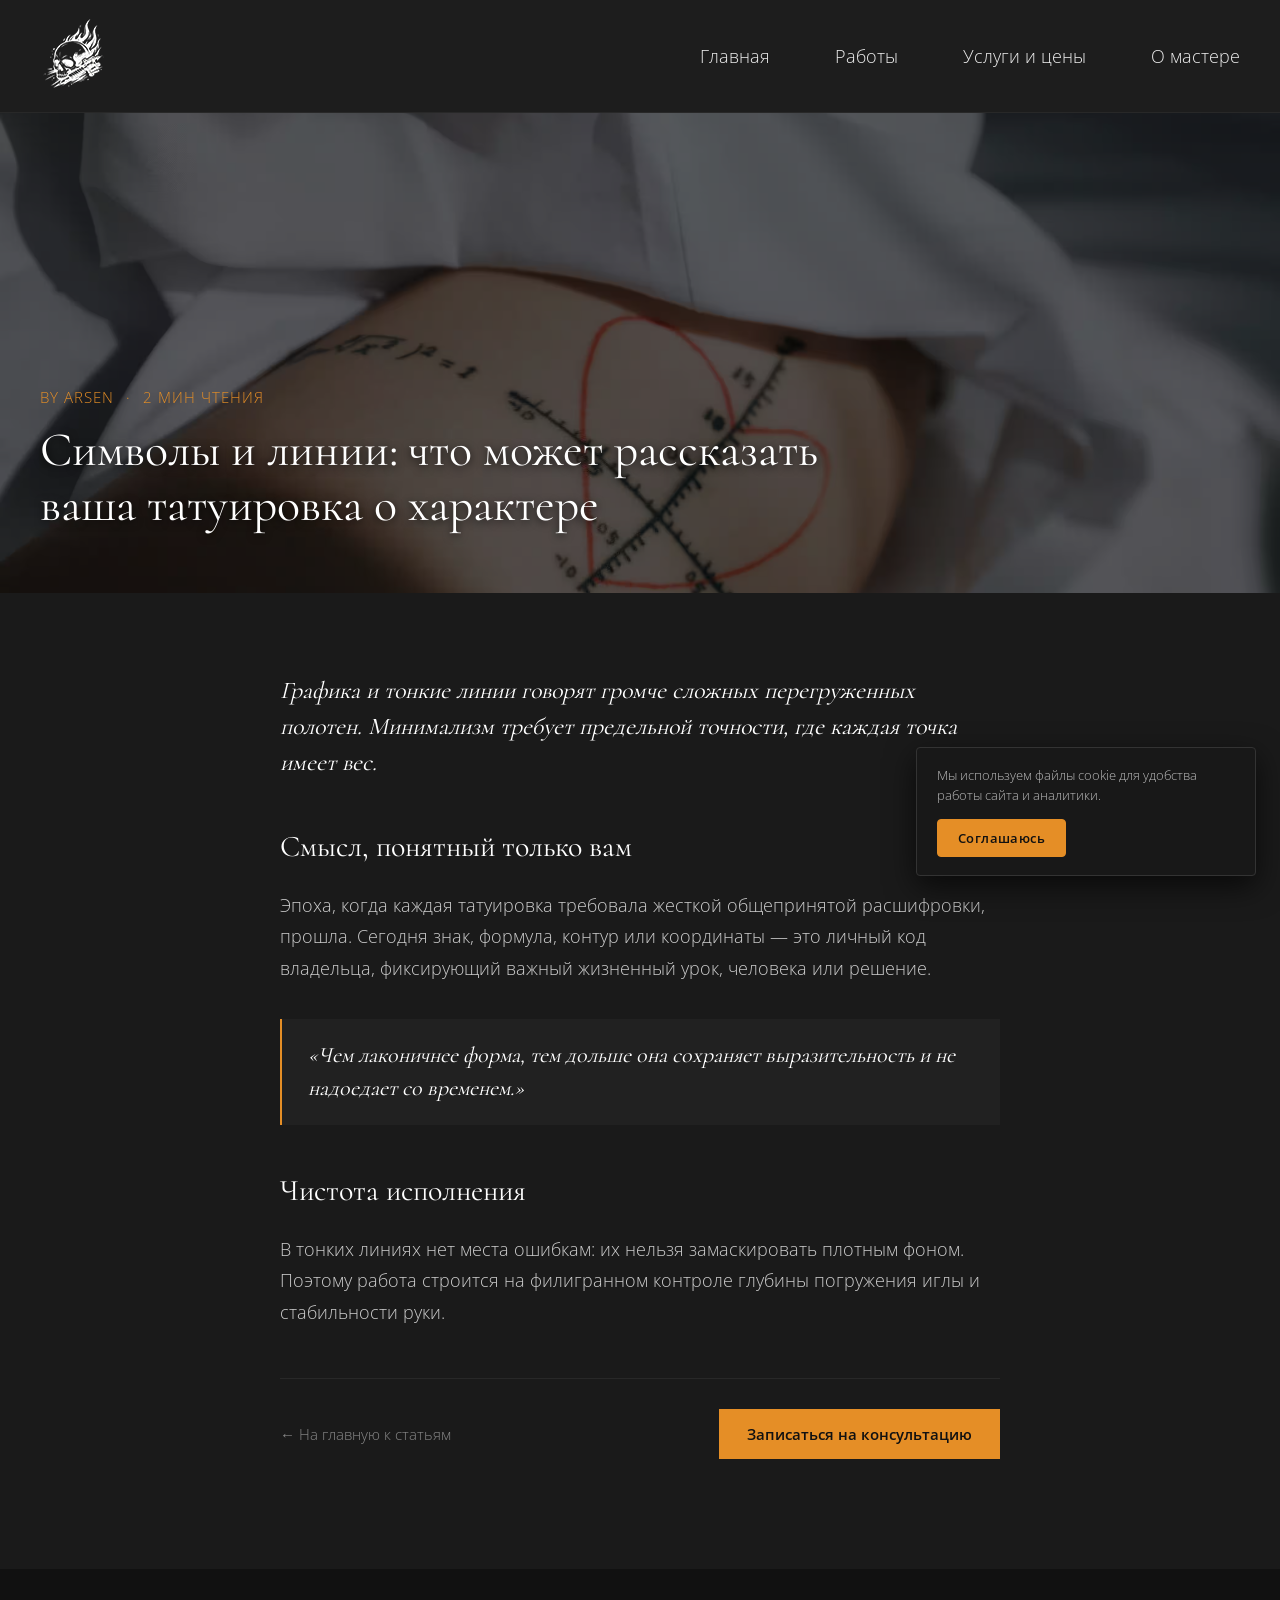
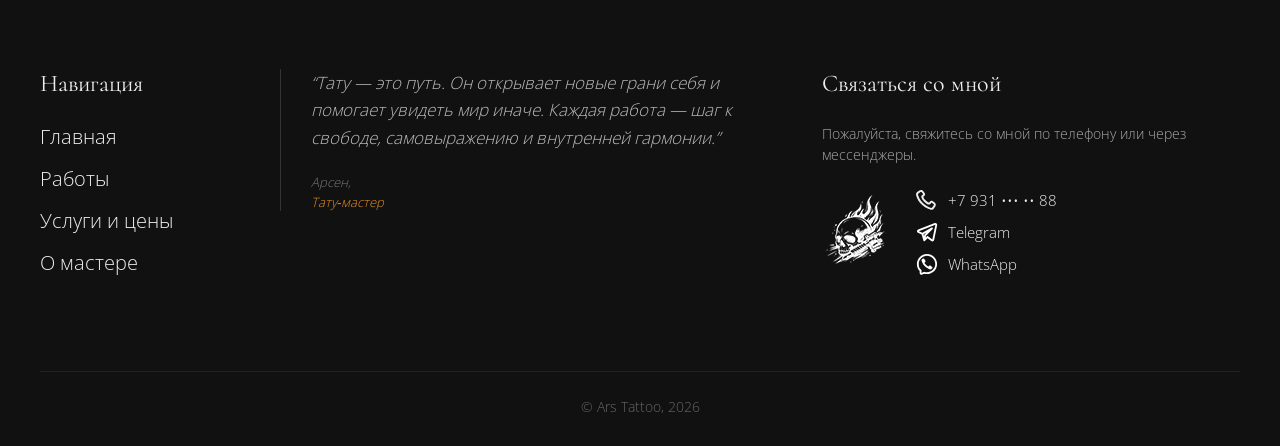
<file: articles/symbols/index.html>
<!DOCTYPE html>
<html lang="ru">

<head>
    <meta charset="UTF-8">
    <meta name="viewport" content="width=device-width, initial-scale=1.0">
    <link rel="icon" type="image/svg+xml" href="../../images/favicon.svg">
    <title>Символы и линии — Арсен</title>
    <link rel="stylesheet" href="../../css/reset.css">
    <link rel="stylesheet" href="../../css/style.css">
    <link rel="stylesheet" href="../../css/article.css">
    <!-- Yandex.Metrika counter -->
    <script type="text/javascript">
        (function (m, e, t, r, i, k, a) {
            m[i] = m[i] || function () { (m[i].a = m[i].a || []).push(arguments) };
            m[i].l = 1 * new Date();
            for (var j = 0; j < document.scripts.length; j++) { if (document.scripts[j].src === r) { return; } }
            k = e.createElement(t), a = e.getElementsByTagName(t)[0], k.async = 1, k.src = r, a.parentNode.insertBefore(k, a)
        })(window, document, 'script', 'https://mc.yandex.ru/metrika/tag.js?id=114107350', 'ym');

        ym(114107350, 'init', { ssr: true, webvisor: true, clickmap: true, ecommerce: "dataLayer", referrer: document.referrer, url: location.href, accurateTrackBounce: true, trackLinks: true });
    </script>
    <noscript>
        <div><img src="https://mc.yandex.ru/watch/114107350" style="position:absolute; left:-9999px;" alt="" /></div>
    </noscript>
    <!-- /Yandex.Metrika counter -->
</head>

<body>
    <div class="wrapper">
        <header class="header">
            <div class="menu--close"></div>
            <div class="container">
                <div class="header__inner">
                    <a href="../../" class="logo">
                        <img src="../../images/logo.png" alt="Тату-студия Ars Tattoo">
                    </a>
                    <nav class="menu">
                        <button class="menu__btn" type="button" aria-label="Открыть меню">
                            <span></span>
                            <span></span>
                            <span></span>
                            <span></span>
                        </button>
                        <ul class="menu__list">
                            <li class="menu__item"><a href="../../" class="menu__link">Главная</a></li>
                            <li class="menu__item"><a href="../../works/" class="menu__link">Работы</a></li>
                            <li class="menu__item"><a href="../../prices/" class="menu__link">Услуги и цены</a></li>
                            <li class="menu__item"><a href="../../about/" class="menu__link">О мастере</a></li>
                            <li class="mobile-nav">
                                <ul class="mobile-menu">
                                    <li class="mobile-menu__item">
                                        <a href="#" class="mobile__menu-link phone-secure" data-p1="Kzc5MzE="
                                            data-p2="ODg4MTY4OA==" data-view="KzcgOTMxIDg4OCAxNiA4OA==">+7 931 ••• ••
                                            88</a>
                                    </li>
                                    <li class="mobile-menu__item"><a href="https://t.me/ars_taty" target="_blank"
                                            rel="noopener" class="mobile__menu-link">Telegram</a></li>
                                </ul>
                            </li>
                        </ul>
                    </nav>
                </div>
            </div>
        </header>

        <main class="main">
            <section class="article-top">
                <img class="article-top__bg" src="../../images/blog-4.avif"
                    alt="Тонкие графические линии и координаты на коже">
                <div class="container">
                    <div class="article-top__inner">
                        <div class="article-top__meta">
                            <span>by Arsen</span>
                            <span>·</span>
                            <span>2 мин чтения</span>
                        </div>
                        <h1 class="article-top__title">Символы и линии: что может рассказать ваша татуировка о характере
                        </h1>
                    </div>
                </div>
            </section>

            <article class="article-content">
                <div class="container">
                    <div class="article-content__inner">
                        <p class="article-content__lead">
                            Графика и тонкие линии говорят громче сложных перегруженных полотен. Минимализм требует
                            предельной точности, где каждая точка имеет вес.
                        </p>
                        <h2>Смысл, понятный только вам</h2>
                        <p>
                            Эпоха, когда каждая татуировка требовала жесткой общепринятой расшифровки, прошла. Сегодня
                            знак, формула, контур или координаты — это личный код владельца, фиксирующий важный
                            жизненный урок, человека или решение.
                        </p>
                        <blockquote>
                            «Чем лаконичнее форма, тем дольше она сохраняет выразительность и не надоедает со временем.»
                        </blockquote>
                        <h2>Чистота исполнения</h2>
                        <p>
                            В тонких линиях нет места ошибкам: их нельзя замаскировать плотным фоном. Поэтому работа
                            строится на филигранном контроле глубины погружения иглы и стабильности руки.
                        </p>
                        <div class="article-content__footer">
                            <a href="../../" class="article-content__back">← На главную к статьям</a>
                            <a href="https://t.me/ars_taty" target="_blank" rel="noopener"
                                class="article-content__btn">Записаться на консультацию</a>
                        </div>
                    </div>
                </div>
            </article>
        </main>

        <footer class="footer">
            <div class="container">
                <div class="footer__inner">
                    <ul class="footer__products">
                        <li class="footer__products-title">Навигация</li>
                        <li class="footer__products-item"><a href="../../" class="footer__products-link">Главная</a>
                        </li>
                        <li class="footer__products-item"><a href="../../works/"
                                class="footer__products-link">Работы</a></li>
                        <li class="footer__products-item"><a href="../../prices/" class="footer__products-link">Услуги и
                                цены</a>
                        </li>
                        <li class="footer__products-item"><a href="../../about/" class="footer__products-link">О
                                мастере</a></li>
                    </ul>
                    <blockquote class="footer__blockquote">
                        <p class="footer__blockquote-text">
                            “Тату — это путь. Он открывает новые грани себя и помогает увидеть мир иначе.
                            Каждая работа — шаг к свободе, самовыражению и внутренней гармонии.”
                        </p>
                        <cite class="footer__blockquote-author">Арсен, <span>Тату‑мастер</span></cite>
                    </blockquote>
                    <div class="footer__contacts">
                        <h5 class="footer__contacts-title">Связаться со мной</h5>
                        <p class="footer__contacts-text">Пожалуйста, свяжитесь со мной по телефону или через
                            мессенджеры.</p>
                        <ul class="footer__nav">
                            <li class="footer__nav-logo">
                                <a href="../../" class="footer__logo"><img src="../../images/logo.png"
                                        alt="Ars Tattoo"></a>
                            </li>
                            <li class="footer__nav-contacts">
                                <a href="#" class="footer__nav-phone phone-secure" data-p1="Kzc5MzE="
                                    data-p2="ODg4MTY4OA==" data-view="KzcgOTMxIDg4OCAxNiA4OA==">+7 931 ••• •• 88</a>
                                <a href="https://t.me/ars_taty" target="_blank" rel="noopener"
                                    class="footer__nav-tg">Telegram</a>
                                <a href="https://wa.me/79318881688" target="_blank" rel="noopener"
                                    class="footer__nav-wa">WhatsApp</a>
                            </li>
                        </ul>
                    </div>
                </div>
                <div class="footer__bottom">
                    <p class="footer__copy">© Ars Tattoo,
                        <script>document.write(new Date().getFullYear());</script>
                    </p>
                </div>
            </div>
        </footer>
    </div>
    <script src="../../js/main.js"></script>
</body>

</html>
</file>
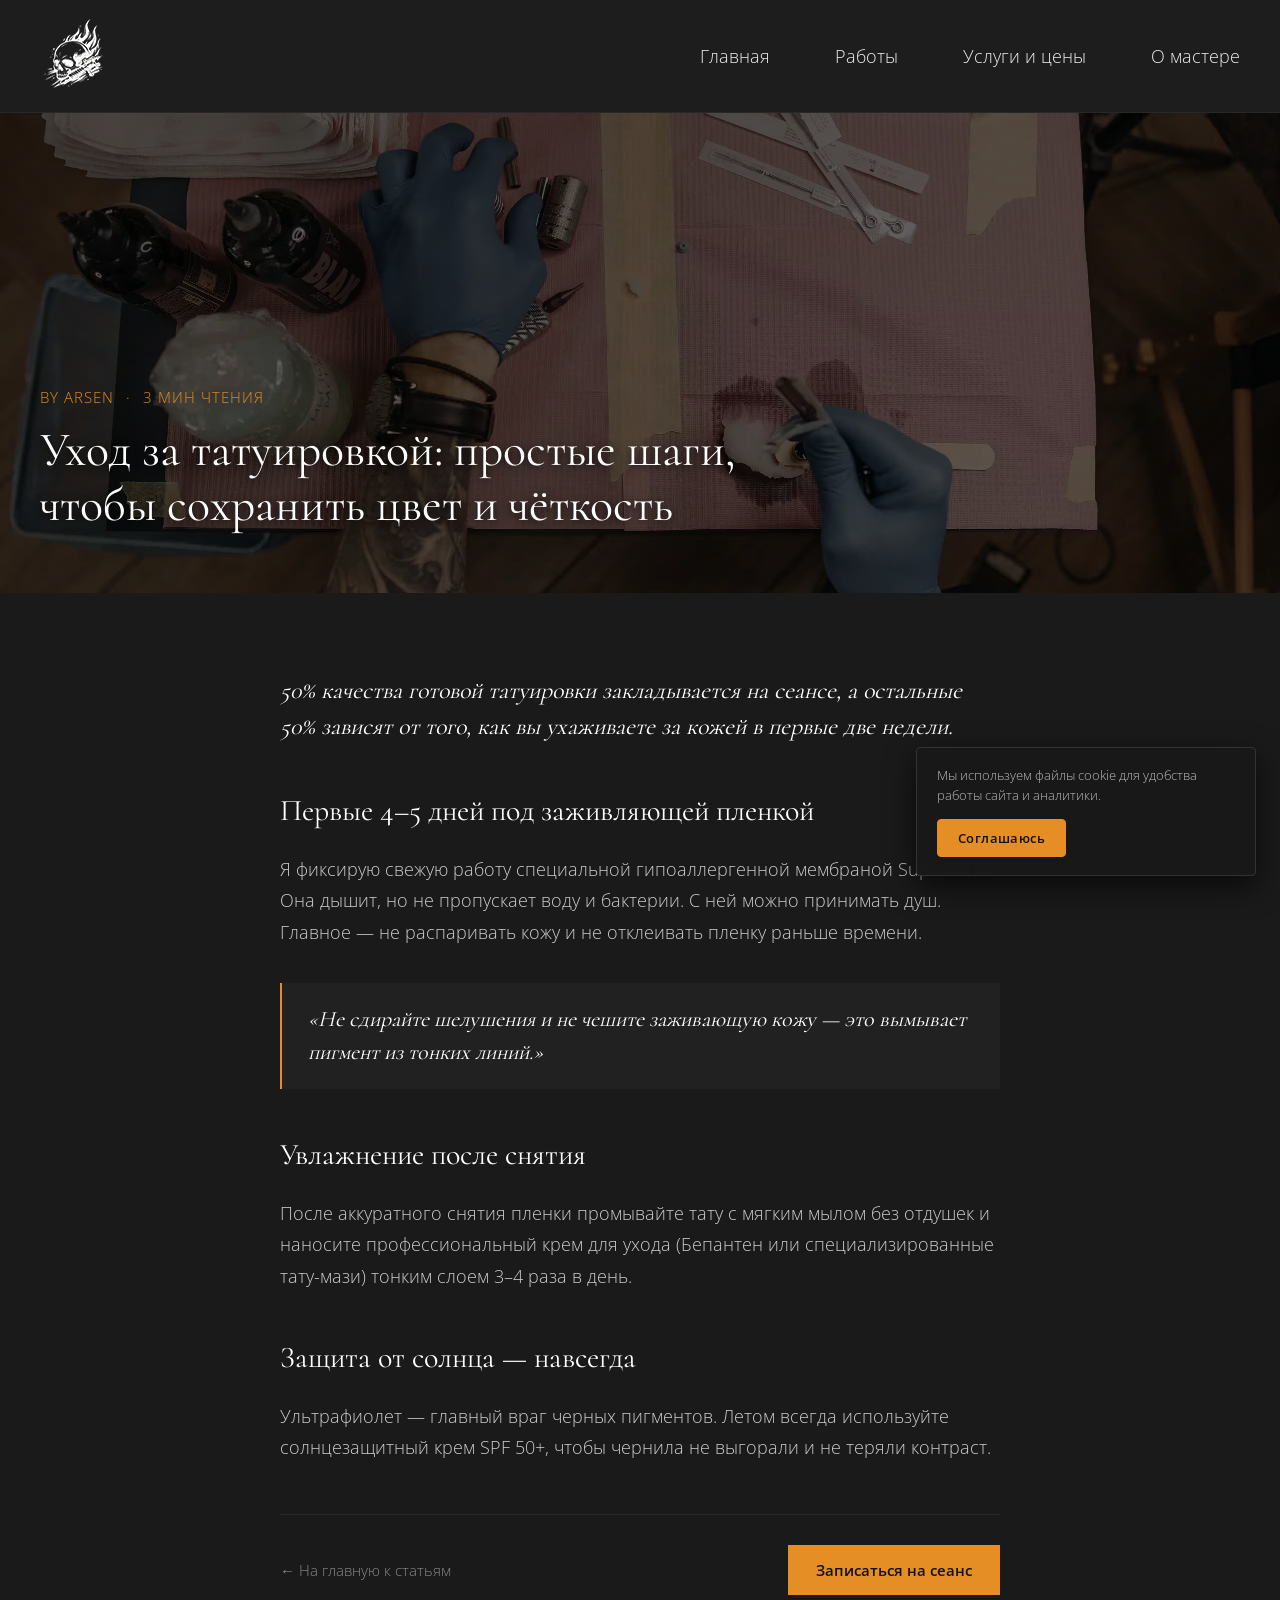
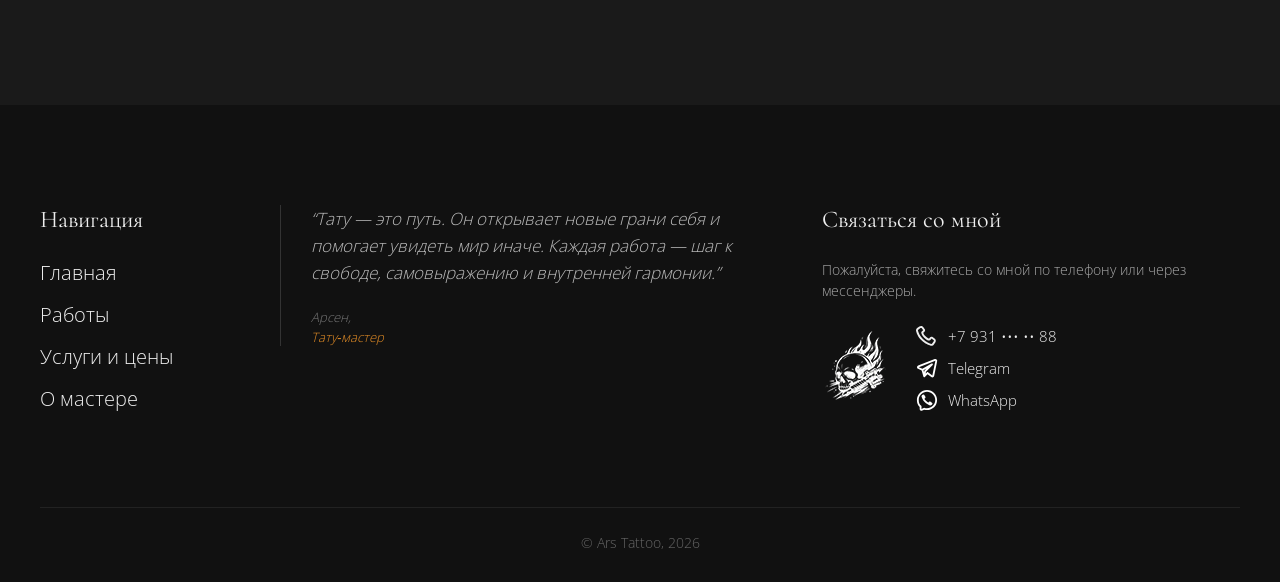
<file: articles/tattoo-care/index.html>
<!DOCTYPE html>
<html lang="ru">

<head>
    <meta charset="UTF-8">
    <meta name="viewport" content="width=device-width, initial-scale=1.0">
    <link rel="icon" type="image/svg+xml" href="../../images/favicon.svg">
    <title>Уход за татуировкой — Арсен</title>
    <link rel="stylesheet" href="../../css/reset.css">
    <link rel="stylesheet" href="../../css/style.css">
    <link rel="stylesheet" href="../../css/article.css">
    <!-- Yandex.Metrika counter -->
    <script type="text/javascript">
        (function (m, e, t, r, i, k, a) {
            m[i] = m[i] || function () { (m[i].a = m[i].a || []).push(arguments) };
            m[i].l = 1 * new Date();
            for (var j = 0; j < document.scripts.length; j++) { if (document.scripts[j].src === r) { return; } }
            k = e.createElement(t), a = e.getElementsByTagName(t)[0], k.async = 1, k.src = r, a.parentNode.insertBefore(k, a)
        })(window, document, 'script', 'https://mc.yandex.ru/metrika/tag.js?id=114107350', 'ym');

        ym(114107350, 'init', { ssr: true, webvisor: true, clickmap: true, ecommerce: "dataLayer", referrer: document.referrer, url: location.href, accurateTrackBounce: true, trackLinks: true });
    </script>
    <noscript>
        <div><img src="https://mc.yandex.ru/watch/114107350" style="position:absolute; left:-9999px;" alt="" /></div>
    </noscript>
    <!-- /Yandex.Metrika counter -->
</head>

<body>
    <div class="wrapper">
        <header class="header">
            <div class="menu--close"></div>
            <div class="container">
                <div class="header__inner">
                    <a href="../../" class="logo">
                        <img src="../../images/logo.png" alt="Тату-студия Ars Tattoo">
                    </a>
                    <nav class="menu">
                        <button class="menu__btn" type="button" aria-label="Открыть меню">
                            <span></span>
                            <span></span>
                            <span></span>
                            <span></span>
                        </button>
                        <ul class="menu__list">
                            <li class="menu__item"><a href="../../" class="menu__link">Главная</a></li>
                            <li class="menu__item"><a href="../../works/" class="menu__link">Работы</a></li>
                            <li class="menu__item"><a href="../../prices/" class="menu__link">Услуги и цены</a></li>
                            <li class="menu__item"><a href="../../about/" class="menu__link">О мастере</a></li>
                            <li class="mobile-nav">
                                <ul class="mobile-menu">
                                    <li class="mobile-menu__item">
                                        <a href="#" class="mobile__menu-link phone-secure" data-p1="Kzc5MzE="
                                            data-p2="ODg4MTY4OA==" data-view="KzcgOTMxIDg4OCAxNiA4OA==">+7 931 ••• ••
                                            88</a>
                                    </li>
                                    <li class="mobile-menu__item"><a href="https://t.me/ars_taty" target="_blank"
                                            rel="noopener" class="mobile__menu-link">Telegram</a></li>
                                </ul>
                            </li>
                        </ul>
                    </nav>
                </div>
            </div>
        </header>

        <main class="main">
            <section class="article-top">
                <img class="article-top__bg" src="../../images/blog-3.avif"
                    alt="Стерильные инструменты и перчатки на рабочем столе мастера">
                <div class="container">
                    <div class="article-top__inner">
                        <div class="article-top__meta">
                            <span>by Arsen</span>
                            <span>·</span>
                            <span>3 мин чтения</span>
                        </div>
                        <h1 class="article-top__title">Уход за татуировкой: простые шаги, чтобы сохранить цвет и
                            чёткость</h1>
                    </div>
                </div>
            </section>

            <article class="article-content">
                <div class="container">
                    <div class="article-content__inner">
                        <p class="article-content__lead">
                            50% качества готовой татуировки закладывается на сеансе, а остальные 50% зависят от того,
                            как вы ухаживаете за кожей в первые две недели.
                        </p>
                        <h2>Первые 4–5 дней под заживляющей пленкой</h2>
                        <p>
                            Я фиксирую свежую работу специальной гипоаллергенной мембраной Suprasorb. Она дышит, но не
                            пропускает воду и бактерии. С ней можно принимать душ. Главное — не распаривать кожу и не
                            отклеивать пленку раньше времени.
                        </p>
                        <blockquote>
                            «Не сдирайте шелушения и не чешите заживающую кожу — это вымывает пигмент из тонких линий.»
                        </blockquote>
                        <h2>Увлажнение после снятия</h2>
                        <p>
                            После аккуратного снятия пленки промывайте тату с мягким мылом без отдушек и наносите
                            профессиональный крем для ухода (Бепантен или специализированные тату-мази) тонким слоем 3–4
                            раза в день.
                        </p>
                        <h2>Защита от солнца — навсегда</h2>
                        <p>
                            Ультрафиолет — главный враг черных пигментов. Летом всегда используйте солнцезащитный крем
                            SPF 50+, чтобы чернила не выгорали и не теряли контраст.
                        </p>
                        <div class="article-content__footer">
                            <a href="../../" class="article-content__back">← На главную к статьям</a>
                            <a href="https://t.me/ars_taty" target="_blank" rel="noopener"
                                class="article-content__btn">Записаться на сеанс</a>
                        </div>
                    </div>
                </div>
            </article>
        </main>

        <footer class="footer">
            <div class="container">
                <div class="footer__inner">
                    <ul class="footer__products">
                        <li class="footer__products-title">Навигация</li>
                        <li class="footer__products-item"><a href="../../" class="footer__products-link">Главная</a>
                        </li>
                        <li class="footer__products-item"><a href="../../works/"
                                class="footer__products-link">Работы</a></li>
                        <li class="footer__products-item"><a href="../../prices/" class="footer__products-link">Услуги и
                                цены</a>
                        </li>
                        <li class="footer__products-item"><a href="../../about/" class="footer__products-link">О
                                мастере</a></li>
                    </ul>
                    <blockquote class="footer__blockquote">
                        <p class="footer__blockquote-text">
                            “Тату — это путь. Он открывает новые грани себя и помогает увидеть мир иначе.
                            Каждая работа — шаг к свободе, самовыражению и внутренней гармонии.”
                        </p>
                        <cite class="footer__blockquote-author">Арсен, <span>Тату‑мастер</span></cite>
                    </blockquote>
                    <div class="footer__contacts">
                        <h5 class="footer__contacts-title">Связаться со мной</h5>
                        <p class="footer__contacts-text">Пожалуйста, свяжитесь со мной по телефону или через
                            мессенджеры.</p>
                        <ul class="footer__nav">
                            <li class="footer__nav-logo">
                                <a href="../../" class="footer__logo"><img src="../../images/logo.png"
                                        alt="Ars Tattoo"></a>
                            </li>
                            <li class="footer__nav-contacts">
                                <a href="#" class="footer__nav-phone phone-secure" data-p1="Kzc5MzE="
                                    data-p2="ODg4MTY4OA==" data-view="KzcgOTMxIDg4OCAxNiA4OA==">+7 931 ••• •• 88</a>
                                <a href="https://t.me/ars_taty" target="_blank" rel="noopener"
                                    class="footer__nav-tg">Telegram</a>
                                <a href="https://wa.me/79318881688" target="_blank" rel="noopener"
                                    class="footer__nav-wa">WhatsApp</a>
                            </li>
                        </ul>
                    </div>
                </div>
                <div class="footer__bottom">
                    <p class="footer__copy">© Ars Tattoo,
                        <script>document.write(new Date().getFullYear());</script>
                    </p>
                </div>
            </div>
        </footer>
    </div>
    <script src="../../js/main.js"></script>
</body>

</html>
</file>
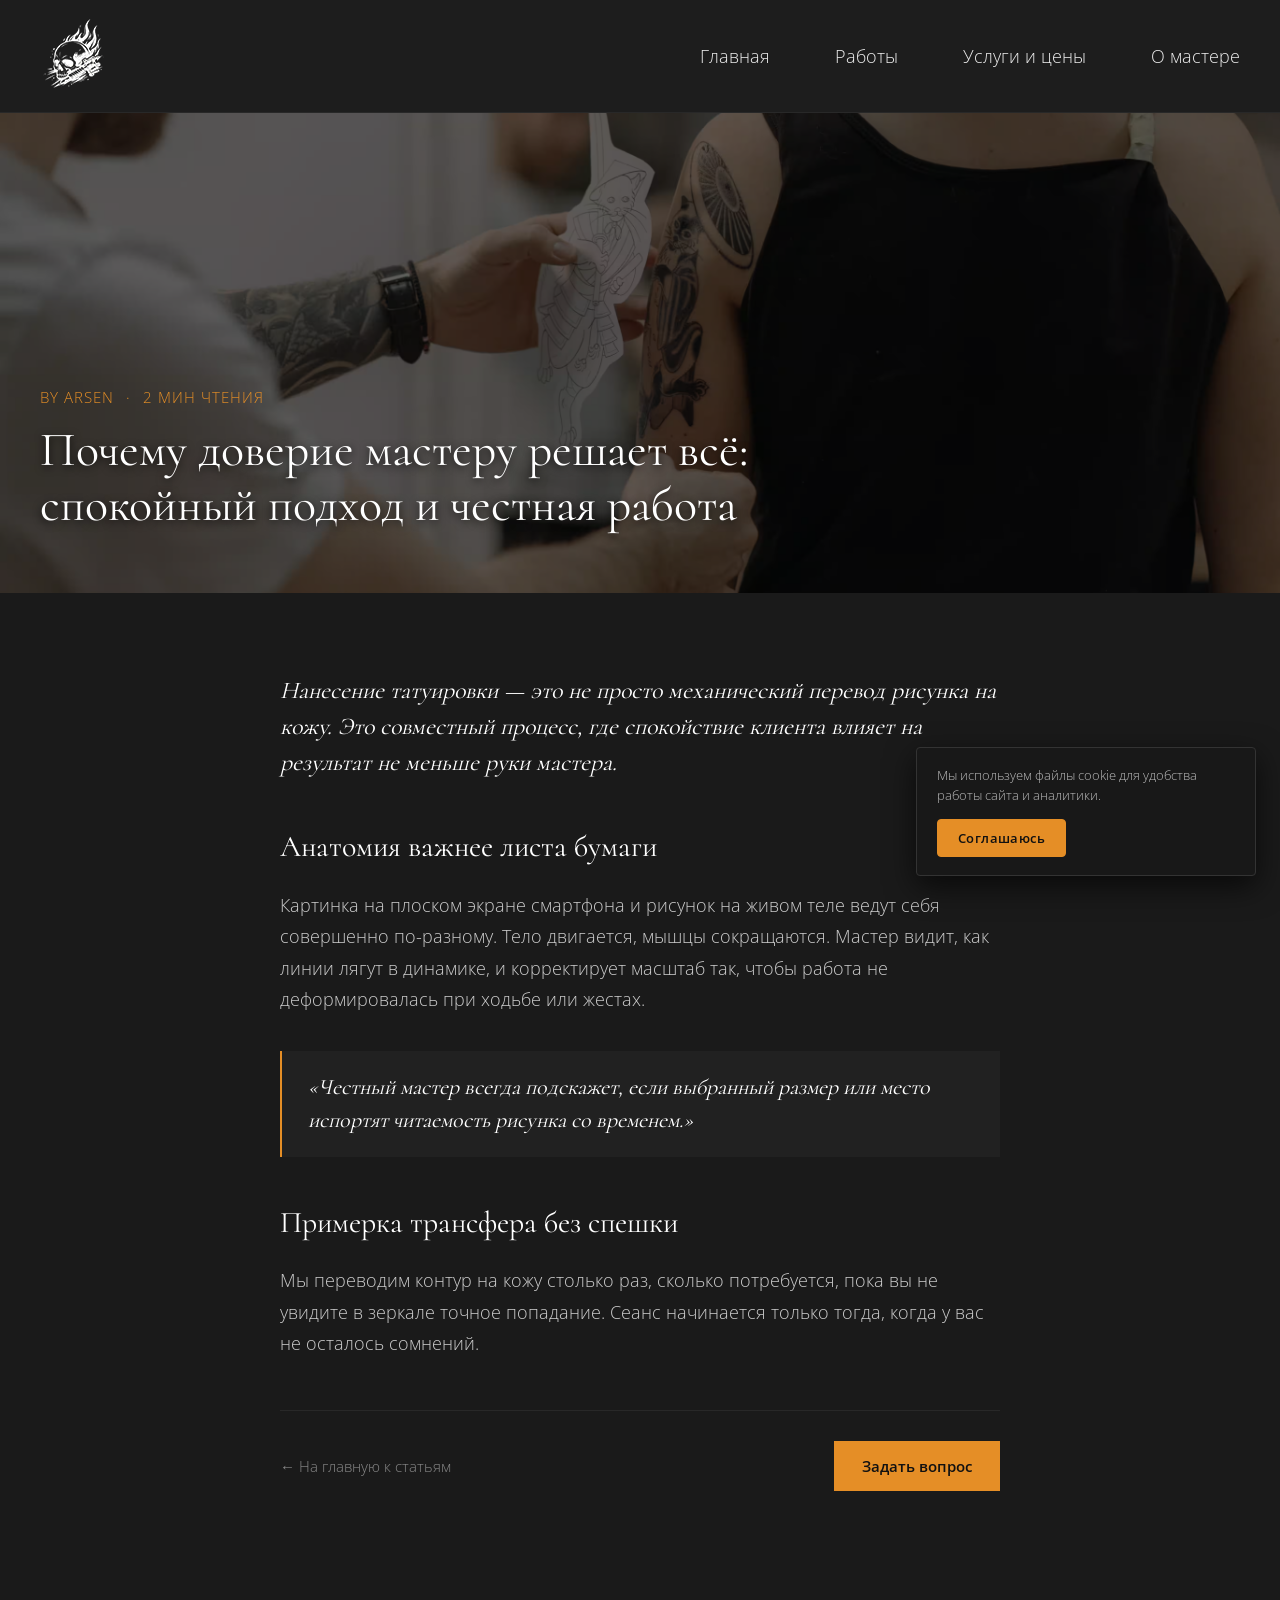
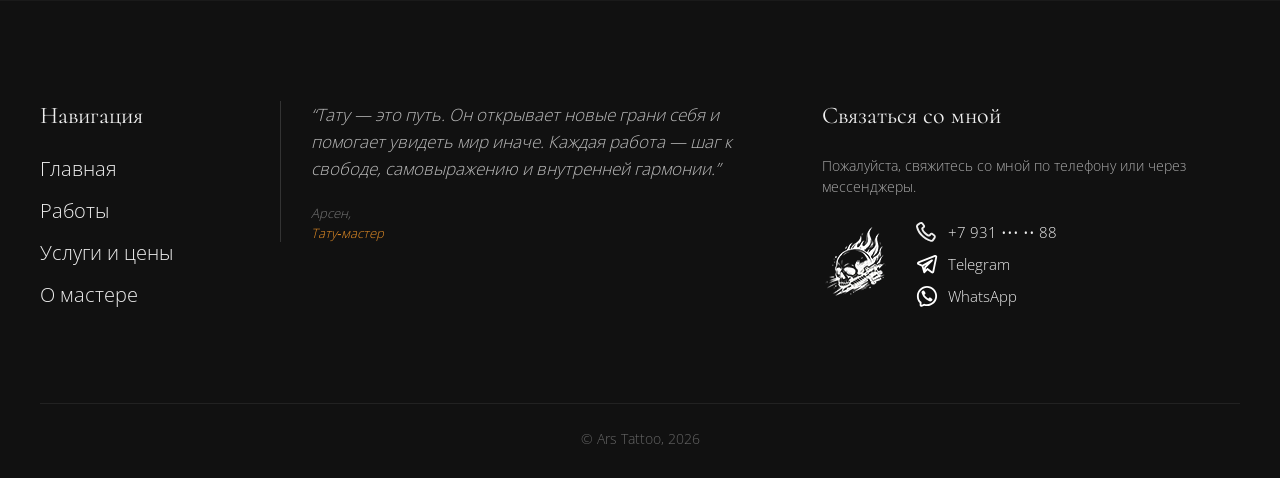
<file: articles/trust-master/index.html>
<!DOCTYPE html>
<html lang="ru">

<head>
    <meta charset="UTF-8">
    <meta name="viewport" content="width=device-width, initial-scale=1.0">
    <link rel="icon" type="image/svg+xml" href="../../images/favicon.svg">
    <title>Доверие мастеру — Арсен</title>
    <link rel="stylesheet" href="../../css/reset.css">
    <link rel="stylesheet" href="../../css/style.css">
    <link rel="stylesheet" href="../../css/article.css">
    <!-- Yandex.Metrika counter -->
    <script type="text/javascript">
        (function (m, e, t, r, i, k, a) {
            m[i] = m[i] || function () { (m[i].a = m[i].a || []).push(arguments) };
            m[i].l = 1 * new Date();
            for (var j = 0; j < document.scripts.length; j++) { if (document.scripts[j].src === r) { return; } }
            k = e.createElement(t), a = e.getElementsByTagName(t)[0], k.async = 1, k.src = r, a.parentNode.insertBefore(k, a)
        })(window, document, 'script', 'https://mc.yandex.ru/metrika/tag.js?id=114107350', 'ym');

        ym(114107350, 'init', { ssr: true, webvisor: true, clickmap: true, ecommerce: "dataLayer", referrer: document.referrer, url: location.href, accurateTrackBounce: true, trackLinks: true });
    </script>
    <noscript>
        <div><img src="https://mc.yandex.ru/watch/114107350" style="position:absolute; left:-9999px;" alt="" /></div>
    </noscript>
    <!-- /Yandex.Metrika counter -->
</head>

<body>

    <div class="wrapper">
        <header class="header">
            <div class="menu--close"></div>
            <div class="container">
                <div class="header__inner">
                    <a href="../../" class="logo">
                        <img src="../../images/logo.png" alt="Тату-студия Ars Tattoo">
                    </a>
                    <nav class="menu"><button class="menu__btn" type="button" aria-label="Открыть меню">
                            <span></span>
                            <span></span>
                            <span></span>
                            <span></span>
                        </button>
                        <ul class="menu__list">
                            <li class="menu__item"><a href="../../" class="menu__link">Главная</a></li>
                            <li class="menu__item"><a href="../../works/" class="menu__link">Работы</a></li>
                            <li class="menu__item"><a href="../../prices/" class="menu__link">Услуги и цены</a></li>
                            <li class="menu__item"><a href="../../about/" class="menu__link">О мастере</a></li>
                            <li class="mobile-nav">
                                <ul class="mobile-menu">
                                    <li class="mobile-menu__item">
                                        <a href="#" class="mobile__menu-link phone-secure" data-p1="Kzc5MzE="
                                            data-p2="ODg4MTY4OA==" data-view="KzcgOTMxIDg4OCAxNiA4OA==">+7 931 ••• ••
                                            88</a>
                                    </li>
                                    <li class="mobile-menu__item"><a href="https://t.me/ars_taty"
                                            class="mobile__menu-link">Telegram</a></li>
                                </ul>
                            </li>
                        </ul>
                    </nav>
                </div>
            </div>
        </header>

        <main class="main">
            <section class="article-top">
                <img class="article-top__bg" src="../../images/blog-2.avif" alt="Примерка эскиза на плечо">
                <div class="container">
                    <div class="article-top__inner">
                        <div class="article-top__meta">
                            <span>by Arsen</span>
                            <span>·</span>
                            <span>2 мин чтения</span>
                        </div>
                        <h1 class="article-top__title">Почему доверие мастеру решает всё: спокойный подход и честная
                            работа</h1>
                    </div>
                </div>
            </section>

            <article class="article-content">
                <div class="container">
                    <div class="article-content__inner">
                        <p class="article-content__lead">
                            Нанесение татуировки — это не просто механический перевод рисунка на кожу. Это совместный
                            процесс, где спокойствие клиента влияет на результат не меньше руки мастера.
                        </p>
                        <h2>Анатомия важнее листа бумаги</h2>
                        <p>
                            Картинка на плоском экране смартфона и рисунок на живом теле ведут себя совершенно
                            по-разному. Тело двигается, мышцы сокращаются. Мастер видит, как линии лягут в динамике, и
                            корректирует масштаб так, чтобы работа не деформировалась при ходьбе или жестах.
                        </p>
                        <blockquote>
                            «Честный мастер всегда подскажет, если выбранный размер или место испортят читаемость
                            рисунка со временем.»
                        </blockquote>
                        <h2>Примерка трансфера без спешки</h2>
                        <p>
                            Мы переводим контур на кожу столько раз, сколько потребуется, пока вы не увидите в зеркале
                            точное попадание. Сеанс начинается только тогда, когда у вас не осталось сомнений.
                        </p>
                        <div class="article-content__footer">
                            <a href="../../" class="article-content__back">← На главную к статьям</a>
                            <a href="https://t.me/ars_taty" target="_blank" rel="noopener"
                                class="article-content__btn">Задать вопрос</a>
                        </div>
                    </div>
                </div>
            </article>
        </main>

        <footer class="footer">
            <div class="container">
                <div class="footer__inner">
                    <ul class="footer__products">
                        <li class="footer__products-title">Навигация</li>
                        <li class="footer__products-item">
                            <a href="../../" class="footer__products-link">Главная</a>
                        </li>
                        <li class="footer__products-item">
                            <a href="../../works/" class="footer__products-link">Работы</a>
                        </li>
                        <li class="footer__products-item">
                            <a href="../../prices/" class="footer__products-link">Услуги и цены</a>
                        </li>
                        <li class="footer__products-item">
                            <a href="../../about/" class="footer__products-link">О мастере</a>
                        </li>
                    </ul>
                    <blockquote class="footer__blockquote">
                        <p class="footer__blockquote-text">
                            “Тату — это путь. Он открывает новые грани себя и помогает увидеть мир иначе.
                            Каждая работа — шаг к свободе, самовыражению и внутренней гармонии.”
                        </p>
                        <cite class="footer__blockquote-author">Арсен, <span>Тату‑мастер</span></cite>
                    </blockquote>
                    <div class="footer__contacts">
                        <h5 class="footer__contacts-title">Связаться со мной</h5>
                        <p class="footer__contacts-text">Пожалуйста, свяжитесь со мной по телефону или через
                            мессенджеры.</p>
                        <ul class="footer__nav">
                            <li class="footer__nav-logo">
                                <a href="../../" class="footer__logo"><img src="../../images/logo.png"
                                        alt="Ars Tattoo"></a>
                            </li>
                            <li class="footer__nav-contacts">
                                <a href="#" class="footer__nav-phone phone-secure" data-p1="Kzc5MzE="
                                    data-p2="ODg4MTY4OA==" data-view="KzcgOTMxIDg4OCAxNiA4OA==">+7 931 ••• •• 88</a>
                                <a href="https://t.me/ars_taty" target="_blank" rel="noopener"
                                    class="footer__nav-tg">Telegram</a>
                                <a href="https://wa.me/79318881688" target="_blank" rel="noopener"
                                    class="footer__nav-wa">WhatsApp</a>
                            </li>
                        </ul>
                    </div>
                </div>
                <div class="footer__bottom">
                    <p class="footer__copy">© Ars Tattoo,
                        <script>document.write(new Date().getFullYear());</script>
                    </p>
                </div>
            </div>
        </footer>
    </div>
    <script src="../../js/main.js"></script>

</body>

</html>
</file>
<file: css/style.css>
@font-face {
  font-family: "Cormorant";
  src: url("../fonts/Cormorant-Regular.woff2") format("woff2");
  font-weight: 400;
  font-style: normal;
  font-display: swap;
}

@font-face {
  font-family: "Open Sans";
  src: url("../fonts/OpenSans-Light.woff2") format("woff2");
  font-weight: 300 400;
  font-style: normal;
  font-display: swap;
}

@font-face {
  font-family: "Open Sans";
  src: url("../fonts/OpenSans-SemiBold.woff2") format("woff2");
  font-weight: 600;
  font-style: normal;
  font-display: swap;
}


html {
  box-sizing: border-box;
  scroll-behavior: smooth;
}

*,
*::after,
*::before {
  box-sizing: inherit;
}

html,
body {
  min-height: 100%;
}

body.lock-scroll {
  overflow: hidden;
}

.wrapper {
  min-height: 100%;
  display: flex;
  flex-direction: column;
}

.main {
  flex-grow: 1;
}

a {
  text-decoration: none;
  color: inherit;
}

button {
  padding: 0;
  border: none;
  background-color: transparent;
}

ul {
  list-style: none;
}

.title {
  text-align: center;
  margin-bottom: 60px;
  font-family: "Cormorant", serif;
  font-size: 40px;
  font-weight: 400;
  color: #eee;
}

.container {
  max-width: 1240px;
  margin: 0 auto;
  padding-left: 20px;
  padding-right: 20px;
}

body {
  color: #151618;
  font-family: "Open Sans", sans-serif;
  font-size: 20px;
  font-weight: 300;
  line-height: normal;
  position: relative;
  overflow-x: clip;
}

.header {
  position: sticky;
  top: 0;
  z-index: 99;
  color: #eee;
  background: rgba(17, 17, 17, 0.95);
  backdrop-filter: blur(8px);
  border-bottom: 1px solid rgba(255, 255, 255, 0.05);
  transition: transform 0.35s ease;
  will-change: transform;
}

.header__inner {
  display: flex;
  justify-content: space-between;
  align-items: center;
  padding: 18px 0;
  min-height: 80px;
}

.menu__btn {
  display: none;
  width: 40px;
  height: 40px;
  padding: 10px 3px;
  flex-direction: column;
  justify-content: space-between;
  position: relative;
  z-index: 101;
  cursor: pointer;
}

.menu__btn span {
  background-color: #eee;
  height: 2px;
  width: 100%;
  border-radius: 1px;
  transition: transform 0.35s cubic-bezier(0.16, 1, 0.3, 1), opacity 0.25s ease;
  transform-origin: center;
}

.menu__btn.menu__btn--active span:nth-child(1) {
  transform: translateY(9px) rotate(45deg);
}

.menu__btn.menu__btn--active span:nth-child(2),
.menu__btn.menu__btn--active span:nth-child(3) {
  opacity: 0;
  transform: scaleX(0);
}

.menu__btn.menu__btn--active span:nth-child(4) {
  transform: translateY(-9px) rotate(-45deg);
}

.menu__link {
  transition: color 0.25s ease;
}

.menu__link[href]:hover {
  color: #E58E26;
  cursor: pointer;
}

.menu__link.menu__link--current {
  color: #E58E26;
  cursor: default;
}


.menu--close {
  display: none;
  position: absolute;
  left: 0;
  right: 0;
  top: 0;
  bottom: 0;
  background-color: rgba(0, 0, 0, .83);
  z-index: 1;
  transition: background-color .3s ease;
}

.menu--close.menu--open {
  display: block;
}

.mobile-nav,
.menu__close {
  display: none;
}



.menu__list {
  display: flex;
  align-items: center;
  gap: 0 65px;
  font-size: 18px;
  font-weight: 400;
  margin-left: 85px;
  position: relative;
  z-index: 3;
}

.menu__list li,
.menu__list a {
  white-space: nowrap;
}

.top {
  position: relative;
  color: #fff;
}

.top::before {
  content: '';
  position: absolute;
  inset: 0;
  background-image: url(../images/top-bg2.avif);
  background-repeat: no-repeat;
  background-position: center;
  background-size: cover;
  filter: brightness(0.6);
  z-index: -1;
}

.top__inner {
  min-height: 500px;
  color: #fff;
  font-family: "Cormorant", serif;
  font-weight: 400;
  display: flex;
  flex-direction: column;
  justify-content: flex-end;
  text-shadow: 0 2px 4px rgb(0, 0, 0);
}

.top__title {
  font-size: 60px;
  margin-bottom: 20px;
  max-width: 780px;
  line-height: 1;
  font-weight: 400;
}

.top__text {
  font-size: 31px;
  margin-bottom: 48px;
  max-width: 560px;
}

.blockquote,
.assortment {
  background: #292929;
}

.blockquote__text {
  text-align: center;
  font-family: 'Cormorant', serif;
  font-size: 40px;
  font-style: italic;
  max-width: 704px;
  padding: 150px 0;
  margin: 0 auto;
  color: #fff;
}


.assortment {
  padding-bottom: 150px;
  color: #fff;
}

.assortment__btn {
  display: block;
  width: max-content;
  margin: 50px auto 0;
  padding: 13px 38px;
  border: 1px solid #E58E26;
  color: #E58E26;
  font-family: "Open Sans", sans-serif;
  font-size: 16px;
  font-weight: 600;
  letter-spacing: 0.5px;
  text-decoration: none;
  transition: background-color 0.3s ease, color 0.3s ease;
}

.assortment__btn:hover {
  background-color: #E58E26;
  color: #111111;
}

.assortment__list {
  display: grid;
  grid-template-columns: repeat(4, 1fr);
  gap: 28px;
}

.assortment__item {
  overflow: hidden;
  aspect-ratio: 3 / 4;
  background-color: #202020;
  box-shadow: 0 8px 24px rgba(0, 0, 0, 0.45);
}

.assortment__link {
  display: block;
  width: 100%;
  height: 100%;
}

.assortment__img {
  width: 100%;
  height: 100%;
  object-fit: cover;
  display: block;
  transition: transform 0.4s ease;
}

.assortment__item:hover .assortment__img {
  transform: scale(1.06);
}

.reviews {
  background: #111;
  padding: 60px 0;
  color: #fff;
}

.reviews__list {
  display: flex;
  gap: 0 26px;
  justify-content: center;
}

.reviews__item {
  flex-basis: 280px;
}

.reviews__text {
  font-size: 16px;
  font-style: italic;
  margin-bottom: 10px;
}

.reviews__name {
  font-weight: 600;
}

.main-blog {
  padding: 150px 0;
  background: #292929;
  color: #fff;
}

.main-blog__list {
  display: flex;
  justify-content: space-around;
  flex-wrap: wrap;
  gap: 40px 0;
}

.main-blog__item-img {
  max-width: 270px;
}

.main-blog__item {
  flex-basis: 551px;
  display: flex;
  gap: 0 20px;
}

.main-blog__item-content {
  display: flex;
  flex-direction: column;
}

.main-blog__item-title {
  font-family: "Cormorant", serif;
  font-size: 22px;
  font-weight: 400;
  margin-bottom: 10px;
  min-height: 86px;
}

.main-blog__item-author {
  font-size: 13px;
}

.main-blog__item-link {
  margin-top: auto;
  font-size: 13px;
  position: relative;
}

.main-blog__item-link::after {
  content: '';
  background-image: url(../images/arrow-wh.svg);
  position: absolute;
  width: 5px;
  height: 10px;
  margin-left: 8px;
  bottom: 3px;
}


.mailing-list {
  padding: 120px 0;
  background: #202020;
  color: #eee;
  border-top: 1px solid #282828;
}

.mailing-list__inner {
  display: flex;
  justify-content: space-between;
  align-items: center;
  gap: 60px;
}

.mailing-list__content {
  flex: 1 1 620px;
  max-width: 660px;
}

.mailing-list__subtitle {
  display: block;
  font-size: 13px;
  text-transform: uppercase;
  letter-spacing: 2px;
  color: #e58e26;
  margin-bottom: 14px;
  font-weight: 600;
}

.mailing-list__title {
  text-align: left;
  margin-bottom: 20px;
  font-size: 42px;
  line-height: 1.15;
}


.mailing-list__text {
  font-size: 17px;
  line-height: 1.65;
  color: #aaa;
  margin-bottom: 28px;
  font-weight: 300;
}

.mailing-list__features {
  display: flex;
  flex-direction: column;
  gap: 12px;
}

.mailing-list__features li {
  font-size: 15px;
  color: #888;
  position: relative;
  padding-left: 22px;
  text-align: left;
}

.mailing-list__features li::before {
  content: '—';
  position: absolute;
  left: 0;
  color: #e58e26;
  font-weight: 600;
}

.mailing-list__actions {
  flex: 0 0 380px;
  display: flex;
  flex-direction: column;
  gap: 16px;
}

.mailing-list__btn {
  display: flex;
  align-items: center;
  justify-content: center;
  gap: 12px;
  width: 100%;
  padding: 18px 28px;
  font-family: "Open Sans", sans-serif;
  font-size: 15px;
  font-weight: 600;
  letter-spacing: 0.5px;
  border-radius: 4px;
  transition: all 0.3s ease;
  text-decoration: none;
}

.mailing-list__btn--tg {
  background-color: #E58E26;
  color: #111;
  border: 1px solid #E58E26;
}

.mailing-list__btn--tg:hover {
  background-color: #f39c12;
  border-color: #f39c12;
  transform: translateY(-2px);
  box-shadow: 0 8px 24px rgba(229, 142, 38, 0.28);
}

.mailing-list__btn--phone {
  background-color: #181818;
  border: 1px solid #333;
  color: #eee;
}

.mailing-list__btn--phone:hover {
  border-color: #E58E26;
  color: #e58e26;
  transform: translateY(-2px);
}

.mailing-list__note {
  font-size: 13px;
  color: #666;
  text-align: center;
  margin-top: 2px;
}


.prioritise {
  padding: 120px 0;
  background: #181818;
  color: #eee;
  border-top: 1px solid #262626;
  border-bottom: 1px solid #262626;
}

.prioritise__list {
  display: grid;
  grid-template-columns: repeat(4, 1fr);
  gap: 28px;
}

.prioritise__item {
  background-color: #202020;
  padding: 35px 25px;
  border-bottom: 2px solid transparent;
  transition: border-color 0.3s ease, transform 0.3s ease;
}

.prioritise__item:hover {
  border-bottom-color: #E58E26;
  transform: translateY(-4px);
}

.prioritise__number {
  display: block;
  font-family: "Cormorant", serif;
  font-size: 32px;
  color: #e58e26;
  margin-bottom: 15px;
}

.prioritise__item-title {
  font-family: "Cormorant", serif;
  font-size: 24px;
  font-weight: 400;
  color: #fff;
  margin-bottom: 12px;
}

.prioritise__item-text {
  font-size: 14px;
  line-height: 1.6;
  color: #aaa;
}

.footer {
  padding: 100px 0 30px;
  background: #111;
  color: #eee;
}

.footer__inner {
  margin-bottom: 80px;
  display: grid;
  grid-template-columns: 200px 1.2fr 1fr;
  gap: 40px;
  align-items: start;
}

.footer__products-title,
.footer__contacts-title {
  font-family: "Cormorant", serif;
  font-size: 24px;
  font-weight: 400;
  margin-bottom: 25px;
}

.footer__products-item {
  margin-bottom: 15px;
}

.footer__products-link[href]:hover {
  color: #E58E26;
  cursor: pointer;
}

.footer__link--current {
  color: #eee;
  cursor: default;
}

.footer__blockquote {
  border-left: 1px solid #333;
  padding-left: 30px;
}

.footer__blockquote-text {
  font-style: italic;
  font-size: 17px;
  line-height: 1.6;
  margin-bottom: 15px;
  color: #bbb;
}

.footer__blockquote-author {
  font-size: 13px;
  color: #777;
}

.footer__blockquote-author span {
  display: block;
  color: #e58e26;
}

.footer__contacts-text {
  font-size: 14px;
  line-height: 1.5;
  color: #aaa;
  margin-bottom: 25px;
}

.footer__nav {
  display: flex;
  flex-wrap: wrap;
  align-items: center;
  gap: 16px 24px;
}

.footer__nav-logo {
  margin: 0;
  flex-shrink: 0;
}

.footer__nav-contacts {
  margin: 0;
  flex-shrink: 0;
}

.footer__nav-phone,
.footer__nav-tg,
.footer__nav-wa {
  position: relative;
  padding-left: 32px;
  font-size: 15px;
  display: block;
  white-space: nowrap;
  margin-bottom: 12px;
  transition: color 0.25s ease;
}

.footer__nav-wa {
  margin-bottom: 0;
}

.footer__nav-phone:hover,
.footer__nav-tg:hover,
.footer__nav-wa:hover {
  color: #E58E26;
}

.footer__nav-phone::before,
.footer__nav-tg::before,
.footer__nav-wa::before {
  content: '';
  position: absolute;
  left: 0;
  top: 50%;
  transform: translateY(-50%);
  background-repeat: no-repeat;
  background-position: center;
  background-size: contain;
}

.footer__nav-phone::before {
  width: 20px;
  height: 20px;
  background-image: url(../images/phone.svg);
}

.footer__nav-tg::before {
  width: 22px;
  height: 22px;
  background-image: url(../images/telegram.svg);
}

.footer__nav-wa::before {
  width: 22px;
  height: 22px;
  background-image: url(../images/wts.svg);
}

/* .footer__social {
  width: 100%;
  margin: 8px 0 0 0;
}

.footer__social-list {
  display: flex;
  gap: 15px;
  margin: 0;
}

.footer__social-link {
  display: grid;
} */

.footer__bottom {
  border-top: 1px solid #222;
  padding-top: 25px;
  text-align: center;
}

.footer__copy {
  font-size: 14px;
  color: #666;
}

.cookie-notice {
  position: fixed;
  right: 24px;
  bottom: 24px;
  z-index: 98;
  /* Ниже мобильного меню (100), но выше всего контента */
  max-width: 340px;
  background-color: rgba(24, 24, 24, 0.96);
  backdrop-filter: blur(8px);
  -webkit-backdrop-filter: blur(8px);
  /* Для Safari на iPhone и Mac */
  border: 1px solid #333;
  border-radius: 4px;
  padding: 18px 20px;
  box-shadow: 0 10px 30px rgba(0, 0, 0, 0.65);
  display: flex;
  flex-direction: column;
  gap: 14px;
  /* Плавный выезд через 3D-ускорение (без рывков на телефонах) */
  opacity: 0;
  visibility: hidden;
  transform: translate3d(0, 24px, 0);
  pointer-events: none;
  will-change: transform, opacity;
  transition: opacity 0.4s cubic-bezier(0.16, 1, 0.3, 1),
    transform 0.4s cubic-bezier(0.16, 1, 0.3, 1),
    visibility 0.4s;
}

.cookie-notice--visible {
  opacity: 1;
  visibility: visible;
  transform: translate3d(0, 0, 0);
  pointer-events: auto;
}

.cookie-notice__text {
  font-family: "Open Sans", sans-serif;
  font-size: 13px;
  font-weight: 300;
  line-height: 1.5;
  color: #bbb;
  margin: 0;
}

.cookie-notice__btn {
  align-self: flex-start;
  font-family: "Open Sans", sans-serif;
  font-size: 13px;
  font-weight: 600;
  letter-spacing: 0.4px;
  background-color: #E58E26;
  color: #111;
  border: 1px solid #E58E26;
  border-radius: 4px;
  padding: 9px 20px;
  cursor: pointer;
  -webkit-tap-highlight-color: transparent;
  /* Убирает синюю вспышку на iOS/Android */
  transition: background-color 0.25s ease, border-color 0.25s ease, transform 0.15s ease;
}

.cookie-notice__btn:hover {
  background-color: #f39c12;
  border-color: #f39c12;
}

.cookie-notice__btn:active {
  transform: scale(0.97);
}





















@media (max-width: 1200px) {
  .main-blog__item {
    flex-basis: 428px;
  }

  .main-blog__item-img {
    max-width: 230px;
  }
}

@media (max-width: 1000px) {

  .menu__list {
    margin-left: 60px;
  }

  .logo {
    margin-bottom: 0;
  }

  .header__inner {
    min-height: auto;
  }

  .blockquote {
    position: relative;
  }

  .blockquote::after {
    content: '';
    position: absolute;
    bottom: 0;
    left: 20px;
    right: 20px;
    height: 1px;
    background-color: #4c4c4c;
  }

  .blockquote__text {
    padding-top: 120px;
    padding-bottom: 120px;
  }

  .assortment {
    padding: 120px 0;


  }

  .main-blog {
    padding: 120px 0;
  }

  .main-blog__item-img {
    max-width: 230px;
  }

  .mailing-list {
    padding: 80px 0;
  }

  .mailing-list__inner {
    flex-direction: column;
    text-align: center;
    gap: 40px;
  }


  .mailing-list__title {
    text-align: center;
  }

  .mailing-list__content {
    max-width: 100%;
    flex: 0 0 auto;
  }

  .mailing-list__features {
    align-items: center;
  }

  .mailing-list__actions {
    flex: 0 0 auto;
    width: 100%;
    max-width: 380px;
  }
}

@media (max-width: 916px) {
  .assortment__list {
    justify-content: center;
  }

  .main-blog__list {
    gap: 40px 20px;
  }

  .main-blog__item:nth-child(even) {
    margin-left: 98px;
  }

  .main-blog__item {
    flex-basis: 542px;
  }
}

@media (max-width: 860px) {
  .wrapper {
    padding-top: 60px;
  }

  .header {
    position: fixed;
    top: 0;
    left: 0;
    right: 0;
    transform: translate3d(0, 0, 0);
  }

  .header--hidden {
    transform: translate3d(0, -100%, 0);
  }

  /* .header--hidden {
    transform: translateY(-100%);
  } */

  .header__inner {
    height: 60px;
    min-height: 60px;
    padding: 0;
  }

  .header__inner::before {
    content: '';
    width: 40px;
  }

  .logo {
    display: flex;
    align-items: center;
    justify-content: center;
    height: 100%;
    margin-left: auto;
    margin-right: auto;
  }

  .logo img {
    display: block;
    width: 50px;
    height: auto;
  }

  .menu__list {
    position: fixed;
    inset: 0;
    width: 100%;
    max-width: 100%;
    height: 100dvh;
    margin: 0;
    background-color: #141414;
    display: flex;
    flex-direction: column;
    justify-content: center;
    align-items: center;
    padding: 60px 20px;
    transform: translate3d(0, -100%, 0);
    transition: transform 0.45s cubic-bezier(0.16, 1, 0.3, 1);
    z-index: 100;
  }

  .menu__list.menu__list--open {
    transform: translate3d(0, 0, 0);
  }

  .menu__close-btn {
    position: absolute;
    top: 10px;
    right: 20px;
    width: 40px;
    height: 40px;
    display: flex;
    align-items: center;
    justify-content: center;
    cursor: pointer;
  }

  .menu__close-btn img {
    display: block;
    width: 20px;
    height: 20px;
  }

  .menu__item {
    margin-bottom: 24px;
    font-size: 28px;
    font-family: "Cormorant", serif;
  }

  .menu__link {
    color: #e0e0e0;
    transition: color 0.2s ease;
  }

  .menu__link.menu__link--current {
    cursor: pointer;
  }

  .mobile-menu {
    margin: 30px 0 0;
    padding-top: 30px;
    border-top: 1px solid #282828;
    display: flex;
    flex-direction: column;
    align-items: center;
    gap: 16px;
  }

  .menu__btn {
    display: flex;
  }

  .mobile-nav,
  .menu__close {
    display: block;
  }

  .menu {
    margin-right: 0;
  }

  .mobile-menu__item {
    margin-bottom: 0;
  }

  .mobile__menu-link {
    font-size: 16px;
    color: #888;
    transition: color 0.2s ease;
  }

  .mobile__menu-link:hover {
    color: #e58e26;
  }

  .prioritise__list {
    grid-template-columns: repeat(2, 1fr);
    gap: 16px;
  }

  .footer__inner {
    grid-template-columns: 1fr 1fr;
    gap: 40px 30px;
    margin-bottom: 50px;
  }

  .footer__products {
    order: 1;
  }

  .footer__contacts {
    order: 2;
  }

  .footer__blockquote {
    order: 3;
    grid-column: 1 / -1;
    margin-top: 10px;
    padding-left: 20px;
    border-left: 1px solid #333;
  }
}

@media (max-width: 768px) {
  .blockquote__text {
    max-width: 640px;
  }

  .assortment__list {
    grid-template-columns: repeat(2, 1fr);
    gap: 16px;
  }

  .reviews__list {
    flex-wrap: wrap;
    gap: 30px 76px;
  }

  .main-blog__item:nth-child(even) {
    margin-left: 98px;
  }

  .prioritise {
    padding: 70px 0;
  }
}

@media (max-width: 680px) {
  .container {
    padding-left: 10px;
    padding-right: 10px;
  }

  .menu__close-btn {
    right: 10px;
    top: 10px;
  }

  .top__title {
    font-size: 40px;
  }

  .blockquote__text {
    font-size: 36px;
    max-width: 376px;
  }

  .main-blog__item:nth-child(even) {
    margin-left: 0;
  }

  .cookie-notice {
    left: 12px;
    right: 12px;
    /* Учитывает нижнюю полоску Home Indicator на современных iPhone */
    bottom: calc(12px + env(safe-area-inset-bottom, 0px));
    max-width: none;
    flex-direction: row;
    align-items: center;
    justify-content: space-between;
    gap: 14px;
    padding: 14px 16px;
  }

  .cookie-notice__text {
    font-size: 12px;
    line-height: 1.4;
    text-align: left;
  }

  .cookie-notice__btn {
    align-self: center;
    flex-shrink: 0;
    padding: 9px 16px;
    font-size: 12px;
  }
}

@media (max-width: 540px) {
  .footer {
    padding: 60px 0 25px;
  }

  .footer__inner {
    grid-template-columns: 1fr;
    text-align: center;
    gap: 45px;
    margin-bottom: 40px;
  }

  .footer__blockquote {
    border-left: none;
    border-top: 1px solid #262626;
    padding: 25px 10px;
    margin-top: 0;
  }

  .footer__nav {
    flex-direction: column;
    gap: 15px;
  }

  .footer__nav-logo,
  .footer__nav-contacts,
  .footer__social {
    margin: 0;
  }

  .footer__nav-contacts {
    display: flex;
    flex-direction: column;
    align-items: center;
  }

  .footer__social-list {
    justify-content: center;
  }
}

@media (max-width: 480px) {
  .logo img {
    width: 40px;
  }

  .title {
    margin-bottom: 50px;
  }

  .top__title {
    font-size: 31px;
    margin-bottom: 10px;
  }

  .top__text {
    font-size: 20px;
    margin-bottom: 30px;
  }

  .blockquote__text {
    font-size: 28px;
    padding: 50px 10px;
  }

  .assortment {
    padding: 50px 0;
  }

  .assortment__title {
    font-size: 36px;
  }

  .assortment__list {
    gap: 10px;
  }

  .reviews__list {
    gap: 30px 20px;
  }

  .reviews {
    padding: 50px 0;
  }

  .reviews__item {
    flex-basis: 220px;
  }

  .main-blog {
    padding: 50px 0;
  }

  .main-blog__list {
    justify-content: center;
  }

  .main-blog__item {
    display: block;
    max-width: 270px;
    margin: 0 auto;
  }

  .main-blog__item:nth-child(even) {
    margin-left: auto;
    margin-right: auto;
  }

  .main-blog__item-img {
    max-width: 100%;
  }

  .mailing-list {
    padding: 60px 0;
  }

  .mailing-list__text {
    font-size: 14px;
  }

  .mailing-list__btn {
    padding: 15px 20px;
    font-size: 14px;
  }

  .prioritise {
    padding: 50px 0;
  }

  .prioritise__list {
    grid-template-columns: 1fr;
  }
}

@media (max-width: 360px) {
  .title {
    margin-bottom: 30px;
  }

  .top__title {
    font-size: 31px;
    margin-bottom: 10px;
  }

  .top__inner {
    min-height: 367px;
  }

  .blockquote__text {
    font-size: 24px;
    max-width: 340px;
  }

  .assortment {
    padding: 50px 0;
  }

  .assortment__title {
    font-size: 36px;
  }

  .reviews__item {
    flex-basis: 100%;
  }

  .main-blog {
    padding: 50px 0;
  }

  .main-blog__item {
    display: block;
    max-width: 270px;
  }

  .main-blog__item-img {
    max-width: 100%;
  }

  .main-blog__list {
    justify-content: center;
  }

  .main-blog__item-title {
    min-height: auto;
  }

  .cookie-notice {
    flex-direction: column;
    align-items: stretch;
    gap: 10px;
  }

  .cookie-notice__btn {
    width: 100%;
    text-align: center;
  }
}
</file>
<file: css/about.css>
/* ==========================================================================
   СТИЛИ СТРАНИЦЫ "О МАСТЕРЕ" (about/index.html)
   ========================================================================== */

/* 1. Hero страницы */
.about-hero {
  padding: 85px 0 65px;
  background-color: #181818;
  text-align: center;
}

.about-hero__title {
  font-family: "Cormorant", serif;
  font-size: 54px;
  font-weight: 400;
  color: #eee;
  margin-bottom: 18px;
  letter-spacing: 0.5px;
}

.about-hero__text {
  max-width: 720px;
  margin: 0 auto;
  font-size: 19px;
  line-height: 1.65;
  color: #bbbbbb;
}

/* 2. Секция биографии и подхода (2 колонки) */
.about-story {
  padding: 100px 0;
  background-color: #111111;
}

.about-story__inner {
  display: grid;
  grid-template-columns: 460px 1fr;
  gap: 70px;
  align-items: center;
}

.about-story__visual {
  position: relative;
}

.about-story__img-wrap {
  aspect-ratio: 4 / 5;
  background-color: #202020;
  box-shadow: 0 12px 36px rgba(0, 0, 0, 0.6);
  border: 1px solid #282828;
  overflow: hidden;
}

.about-story__img {
  width: 100%;
  height: 100%;
  object-fit: cover;
  display: block;
}

.about-story__badge {
  position: absolute;
  bottom: -25px;
  right: -20px;
  background-color: #1c1c1c;
  border: 1px solid #E58E26;
  padding: 16px 22px;
  max-width: 220px;
  box-shadow: 0 8px 24px rgba(0, 0, 0, 0.5);
}

.about-story__badge-num {
  display: block;
  font-family: "Cormorant", serif;
  font-size: 32px;
  color: #E58E26;
  line-height: 1;
  margin-bottom: 6px;
}

.about-story__badge-desc {
  font-size: 12px;
  color: #aaa;
  line-height: 1.4;
  display: block;
}

.about-story__subtitle {
  display: block;
  font-size: 13px;
  text-transform: uppercase;
  letter-spacing: 2px;
  color: #E58E26;
  margin-bottom: 14px;
  font-weight: 600;
}

.about-story__title {
  font-family: "Cormorant", serif;
  font-size: 36px;
  font-weight: 400;
  color: #eee;
  line-height: 1.25;
  margin-bottom: 24px;
}

.about-story__text {
  font-size: 16px;
  line-height: 1.75;
  color: #aaa;
  margin-bottom: 30px;
}

.about-story__text p + p {
  margin-top: 16px;
}

.about-story__quote {
  margin: 30px 0;
  padding: 18px 24px;
  border-left: 2px solid #E58E26;
  background-color: #191919;
  font-family: "Cormorant", serif;
  font-size: 20px;
  font-style: italic;
  color: #eee;
  line-height: 1.5;
}

.about-story__meta-tags {
  display: flex;
  flex-wrap: wrap;
  gap: 10px;
}

.about-tag {
  font-size: 13px;
  padding: 6px 14px;
  background-color: #1c1c1c;
  border: 1px solid #333;
  color: #ccc;
  letter-spacing: 0.5px;
}

/* 3. Секция принципов */
.about-principles {
  padding: 110px 0;
  background-color: #161616;
  border-top: 1px solid #242424;
  border-bottom: 1px solid #242424;
}

.about-principles__grid {
  display: grid;
  grid-template-columns: repeat(4, 1fr);
  gap: 28px;
}

.about-principle-card {
  background-color: #1f1f1f;
  border: 1px solid #292929;
  padding: 38px 28px;
  display: flex;
  flex-direction: column;
  transition: transform 0.3s ease, border-color 0.3s ease;
}

.about-principle-card__num {
  font-family: "Cormorant", serif;
  font-size: 32px;
  color: #E58E26;
  margin-bottom: 16px;
}

.about-principle-card__title {
  font-family: "Cormorant", serif;
  font-size: 24px;
  font-weight: 400;
  color: #eee;
  margin-bottom: 14px;
}

.about-principle-card__text {
  font-size: 14px;
  line-height: 1.65;
  color: #999;
}

/* 4. Секция студии и атмосферы */
.about-studio {
  padding: 105px 0;
  background-color: #111111;
}

.about-studio__inner {
  display: grid;
  grid-template-columns: 1fr 480px;
  gap: 70px;
  align-items: center;
}

.about-studio__subtitle {
  display: block;
  font-size: 13px;
  text-transform: uppercase;
  letter-spacing: 2px;
  color: #E58E26;
  margin-bottom: 14px;
  font-weight: 600;
}

.about-studio__title {
  font-family: "Cormorant", serif;
  font-size: 36px;
  font-weight: 400;
  color: #eee;
  line-height: 1.25;
  margin-bottom: 20px;
}

.about-studio__text {
  font-size: 16px;
  line-height: 1.7;
  color: #aaa;
  margin-bottom: 26px;
}

.about-studio__list {
  display: flex;
  flex-direction: column;
  gap: 14px;
}

.about-studio__list li {
  font-size: 15px;
  color: #888;
  position: relative;
  padding-left: 22px;
  line-height: 1.5;
}

.about-studio__list li::before {
  content: '—';
  position: absolute;
  left: 0;
  color: #E58E26;
  font-weight: 600;
}

.about-studio__visual {
  aspect-ratio: 4 / 3;
  background-color: #202020;
  border: 1px solid #282828;
  overflow: hidden;
  box-shadow: 0 10px 30px rgba(0, 0, 0, 0.5);
}

.about-studio__img {
  width: 100%;
  height: 100%;
  object-fit: cover;
  display: block;
}

/* 5. CTA Блок */
.about-cta {
  padding: 95px 0;
  background-color: #181818;
  text-align: center;
  border-top: 1px solid #242424;
}

.about-cta__title {
  font-family: "Cormorant", serif;
  font-size: 42px;
  font-weight: 400;
  color: #eee;
  margin-bottom: 16px;
}

.about-cta__text {
  max-width: 620px;
  margin: 0 auto 36px;
  font-size: 18px;
  line-height: 1.6;
  color: #aaaaaa;
}

.about-cta__btn {
  display: inline-block;
  padding: 14px 44px;
  background-color: #E58E26;
  color: #111111;
  font-size: 16px;
  font-weight: 600;
  transition: all 0.3s ease;
}

.about-cta__btn:hover {
  background-color: #f39c12;
  transform: translateY(-2px);
}

/* Ховер карточек только для мыши */
@media (hover: hover) and (pointer: fine) {
  .about-principle-card:hover {
    transform: translateY(-6px);
    border-color: #E58E26;
  }
}

/* 6. Адаптивность под планшеты и смартфоны */
@media (max-width: 1024px) {
  .about-story__inner {
    grid-template-columns: 1fr;
    gap: 50px;
  }

  .about-story__img-wrap {
    max-width: 480px;
    margin: 0 auto;
  }

  .about-story__badge {
    right: 20px;
  }

  .about-principles__grid {
    grid-template-columns: repeat(2, 1fr);
  }

  .about-studio__inner {
    grid-template-columns: 1fr;
    gap: 40px;
  }

  .about-studio__visual {
    max-width: 580px;
  }
}

@media (max-width: 768px) {
  .about-hero {
    padding: 60px 0 40px;
  }

  .about-hero__title {
    font-size: 38px;
  }

  .about-hero__text {
    font-size: 16px;
  }

  .about-story,
  .about-principles,
  .about-studio {
    padding: 60px 0;
  }

  .about-story__title,
  .about-studio__title {
    font-size: 28px;
  }

  .about-story__badge {
    position: static;
    margin-top: 15px;
    max-width: 100%;
  }

  .about-cta__title {
    font-size: 32px;
  }
}

@media (max-width: 560px) {
  .about-principles__grid {
    grid-template-columns: 1fr;
  }

  .about-cta__btn {
    padding: 12px 28px;
    font-size: 15px;
  }
}
</file>
<file: css/prices.css>
/* ==========================================================================
   СТИЛИ ДЛЯ СТРАНИЦЫ "УСЛУГИ И ЦЕНЫ" (prices/index.html)
   ========================================================================== */

/* 1. Hero страницы */
.prices-hero {
  padding: 85px 0 65px;
  background-color: #181818;
  text-align: center;
}

.prices-hero__title {
  font-family: "Cormorant", serif;
  font-size: 54px;
  font-weight: 400;
  color: #eee;
  margin-bottom: 18px;
  letter-spacing: 0.5px;
}

.prices-hero__text {
  max-width: 680px;
  margin: 0 auto;
  font-size: 19px;
  line-height: 1.65;
  color: #bbbbbb;
}

/* 2. Сетка тарифов */
.prices-section {
  padding: 80px 0 110px;
  background-color: #111111;
}

.prices-grid {
  display: grid;
  grid-template-columns: repeat(4, 1fr);
  gap: 28px;
  align-items: stretch;
}

.price-card {
  background-color: #1d1d1d;
  border: 1px solid #282828;
  padding: 40px 30px;
  display: flex;
  flex-direction: column;
  position: relative;
  transition: transform 0.3s ease, border-color 0.3s ease, background-color 0.3s ease;
}


.price-card__badge {
  display: inline-block;
  font-size: 12px;
  text-transform: uppercase;
  letter-spacing: 1.5px;
  color: #E58E26;
  margin-bottom: 15px;
  font-weight: 600;
}

.price-card__title {
  font-family: "Cormorant", serif;
  font-size: 28px;
  font-weight: 400;
  color: #eee;
  margin-bottom: 15px;
  line-height: 1.2;
}

.price-card__cost {
  font-family: "Cormorant", serif;
  font-size: 38px;
  color: #eee;
  margin-bottom: 15px;
  font-weight: 400;
}

.price-card__desc {
  font-size: 14px;
  line-height: 1.6;
  color: #888888;
  margin-bottom: 30px;
  min-height: 66px;
}

.price-card__features {
  display: flex;
  flex-direction: column;
  gap: 14px;
  margin-bottom: 40px;
  flex-grow: 1;
}

.price-card__features li {
  font-size: 14px;
  color: #cccccc;
  position: relative;
  padding-left: 20px;
  line-height: 1.5;
}

.price-card__features li::before {
  content: '—';
  position: absolute;
  left: 0;
  color: #E58E26;
}

.price-card__btn {
  display: block;
  text-align: center;
  padding: 14px 20px;
  border: 1px solid #383838;
  color: #eee;
  font-size: 15px;
  font-weight: 600;
  letter-spacing: 0.5px;
  transition: all 0.3s ease;
}

.price-card__btn:hover {
  border-color: #E58E26;
  color: #E58E26;
}


/* 3. Блок "Что включено" */
.included {
  padding: 100px 0;
  background-color: #181818;
  border-top: 1px solid #242424;
  border-bottom: 1px solid #242424;
}

.included__grid {
  display: grid;
  grid-template-columns: repeat(4, 1fr);
  gap: 28px;
}

.included__item {
  background-color: #202020;
  padding: 35px 25px;
  border-left: 2px solid #E58E26;
}

.included__num {
  display: block;
  font-family: "Cormorant", serif;
  font-size: 32px;
  color: #E58E26;
  margin-bottom: 15px;
}

.included__item-title {
  font-family: "Cormorant", serif;
  font-size: 24px;
  font-weight: 400;
  color: #eee;
  margin-bottom: 12px;
}

.included__item-text {
  font-size: 14px;
  line-height: 1.6;
  color: #aaaaaa;
}

/* 4. Блок FAQ */
.faq {
  padding: 100px 0;
  background-color: #111111;
}

.faq__list {
  max-width: 820px;
  margin: 0 auto;
  display: flex;
  flex-direction: column;
  gap: 24px;
}

.faq__item {
  background-color: #1a1a1a;
  border: 1px solid #252525;
  padding: 30px;
}

.faq__question {
  font-family: "Cormorant", serif;
  font-size: 24px;
  font-weight: 400;
  color: #eee;
  margin-bottom: 14px;
}

.faq__answer {
  font-size: 15px;
  line-height: 1.7;
  color: #aaaaaa;
  font-weight: 300;
}

/* 5. CTA Блок */
.prices-cta {
  padding: 95px 0;
  background-color: #181818;
  text-align: center;
  border-top: 1px solid #242424;
}

.prices-cta__title {
  font-family: "Cormorant", serif;
  font-size: 42px;
  font-weight: 400;
  color: #eee;
  margin-bottom: 16px;
}

.prices-cta__text {
  max-width: 620px;
  margin: 0 auto 36px;
  font-size: 18px;
  line-height: 1.6;
  color: #aaaaaa;
}

.prices-cta__btn {
  display: inline-block;
  padding: 14px 44px;
  background-color: #E58E26;
  color: #111111;
  font-size: 16px;
  font-weight: 600;
  transition: all 0.3s ease;
}

.prices-cta__btn:hover {
  background-color: #f39c12;
  transform: translateY(-2px);
}




@media (hover: hover) and (pointer: fine) {
    .price-card:hover {
        transform: translateY(-8px);
        border-color: #E58E26;
        background-color: #222;
        box-shadow: 0 12px 30px rgba(0, 0, 0, 0.5);
    }

    .price-card:hover .price-card__btn {
        background-color: #e58e26;
        border-color: #e58e26;
        color: #111;
    }
}




/* 6. Адаптивность */
@media (max-width: 1100px) {
  .prices-grid {
    grid-template-columns: repeat(2, 1fr);
  }

  .price-card__desc {
    min-height: auto;
  }

  .included__grid {
    grid-template-columns: repeat(2, 1fr);
  }
}

@media (max-width: 768px) {
  .prices-hero {
    padding: 60px 0 40px;
  }

  .prices-hero__title {
    font-size: 38px;
  }

  .prices-hero__text {
    font-size: 16px;
  }

  .prices-section,
  .included,
  .faq {
    padding: 60px 0;
  }

  .prices-cta__title {
    font-size: 32px;
  }
}

@media (max-width: 580px) {
  .prices-grid {
    grid-template-columns: 1fr;
    max-width: 380px;
    margin: 0 auto;
  }

  .included__grid {
    grid-template-columns: 1fr;
  }

  .prices-cta__btn {
    padding: 12px 28px;
    font-size: 15px;
  }
}
</file>
<file: css/works.css>
/* ==========================================================================
   СПЕЦИФИЧНЫЕ СТИЛИ ДЛЯ СТРАНИЦЫ "РАБОТЫ" (works.html)
   Используются поверх reset.css и style.css
   ========================================================================== */

/* 1. Секция Hero / Заголовок страницы */
.works-hero {
  padding: 85px 0 65px;
  background-color: #1c1c1c;
  text-align: center;
}

.works-hero__title {
  font-family: "Cormorant", serif;
  font-size: 54px;
  font-weight: 400;
  color: #ffffff;
  margin-bottom: 18px;
  letter-spacing: 0.5px;
}

.works-hero__text {
  max-width: 680px;
  margin: 0 auto;
  font-size: 19px;
  line-height: 1.65;
  color: #bbbbbb;
}

/* 2. Основная секция галереи */
.works-section {
  padding: 60px 0 110px;
  background-color: #111111;
}

/* Сетка карточек (CSS Grid) */
.works-grid {
  display: grid;
  grid-template-columns: repeat(auto-fill, minmax(260px, 1fr));
  gap: 28px;
}

/* Карточка работы */
.works-card {
  position: relative;
  overflow: hidden;
  aspect-ratio: 3 / 4; 
  cursor: pointer;
  background-color: #202020;
  box-shadow: 0 8px 24px rgba(0, 0, 0, 0.45);
}

.works-card__img {
  width: 100%;
  height: 100%;
  object-fit: cover;
  display: block;
  transition: transform 0.5s ease;
}

.works-card:hover .works-card__img {
  transform: scale(1.06);
}

/* 3. Секция призыва к действию (CTA) */
.works-cta {
  padding: 95px 0;
  background-color: #1c1c1c;
  text-align: center;
  /* border-top: 1px solid #262626; */
}

.works-cta__title {
  font-family: "Cormorant", serif;
  font-size: 42px;
  font-weight: 400;
  color: #ffffff;
  margin-bottom: 16px;
}

.works-cta__text {
  max-width: 620px;
  margin: 0 auto 36px;
  font-size: 18px;
  line-height: 1.6;
  color: #aaaaaa;
}

.works-cta__btn {
  display: inline-block;
  padding: 14px 44px;
  border: 1px solid #E58E26;
  color: #E58E26;
  font-family: "Open Sans", sans-serif;
  font-size: 17px;
  font-weight: 600;
  text-decoration: none;
  transition: background-color 0.3s ease, color 0.3s ease;
}

.works-cta__btn:hover {
  background-color: #E58E26;
  color: #111111;
}

/* 4. Адаптивность для мобильных устройств */
@media (max-width: 916px) {
  .works-hero__title {
    font-size: 44px;
  }
  .works-grid {
    gap: 20px;
  }
}

@media (max-width: 768px) {
  .works-hero {
    padding: 60px 0 45px;
  }

  .works-hero__title {
    font-size: 38px;
  }

  .works-hero__text {
    font-size: 16px;
  }

  .works-section {
    padding: 45px 0 80px;
  }

  .works-grid {
    grid-template-columns: repeat(2, 1fr);
    gap: 16px;
  }

  .works-cta {
    padding: 70px 0;
  }

  .works-cta__title {
    font-size: 32px;
  }
}

@media (max-width: 480px) {
  .works-hero__title {
    font-size: 30px;
  }

  .works-grid {
    grid-template-columns: 1fr;
    max-width: 320px;
    margin: 0 auto;
  }

  .works-cta__title {
    font-size: 26px;
  }

  .works-cta__text {
    font-size: 15px;
  }

  .works-cta__btn {
    padding: 12px 28px;
    font-size: 15px;
  }
}
</file>
<file: css/article.css>
/* Hero-секция статьи */
.article-top {
  position: relative;
  color: #fff;
  background-color: #141414;
  overflow: hidden;
}

/* Фоновая картинка через тег <img> */
.article-top__bg {
  position: absolute;
  inset: 0;
  width: 100%;
  height: 100%;
  object-fit: cover;
  filter: brightness(0.38); /* Затемнение фона для четкого контраста текста */
  z-index: 0;
  pointer-events: none;
}

.article-top__inner {
  position: relative;
  z-index: 1;
  min-height: 480px;
  display: flex;
  flex-direction: column;
  justify-content: flex-end;
  padding-bottom: 60px;
  max-width: 820px;
}

.article-top__meta {
  display: flex;
  align-items: center;
  gap: 12px;
  font-size: 15px;
  color: #e58e26;
  margin-bottom: 16px;
  letter-spacing: 1px;
  text-transform: uppercase;
}

.article-top__title {
  font-family: "Cormorant", serif;
  font-size: 48px;
  font-weight: 400;
  line-height: 1.15;
  color: #ffffff;
  text-shadow: 0 2px 8px rgba(0, 0, 0, 0.8);
}

/* Текстовый блок статьи */
.article-content {
  padding: 80px 0 110px;
  background-color: #1a1a1a;
  color: #cccccc;
}

.article-content__inner {
  max-width: 720px;
  margin: 0 auto;
  font-size: 18px;
  line-height: 1.75;
  font-weight: 300;
}

.article-content__lead {
  font-family: "Cormorant", serif;
  font-size: 24px;
  line-height: 1.5;
  color: #ffffff;
  font-style: italic;
  margin-bottom: 30px;
}

.article-content h2 {
  font-family: "Cormorant", serif;
  font-size: 30px;
  font-weight: 400;
  color: #ffffff;
  margin: 40px 0 16px;
}

.article-content p {
  margin-bottom: 20px;
}

.article-content blockquote {
  margin: 35px 0;
  padding: 20px 26px;
  border-left: 2px solid #e58e26;
  background-color: #212121;
  font-family: "Cormorant", serif;
  font-size: 22px;
  font-style: italic;
  color: #ffffff;
  line-height: 1.5;
}

/* Навигация и кнопка связи в конце статьи */
.article-content__footer {
  margin-top: 50px;
  padding-top: 30px;
  border-top: 1px solid #282828;
  display: flex;
  justify-content: space-between;
  align-items: center;
  flex-wrap: wrap;
  gap: 20px;
}

.article-content__back {
  font-size: 15px;
  color: #888;
  transition: color 0.25s ease;
}

.article-content__back:hover {
  color: #e58e26;
}

.article-content__btn {
  display: inline-block;
  padding: 12px 28px;
  background-color: #e58e26;
  color: #111;
  font-size: 15px;
  font-weight: 600;
  transition: background-color 0.3s ease, transform 0.2s ease;
}

.article-content__btn:hover {
  background-color: #f39c12;
  transform: translateY(-2px);
}

/* Адаптивность для планшетов и смартфонов */
@media (max-width: 768px) {
  .article-top__inner {
    min-height: 380px;
    padding-bottom: 40px;
  }

  .article-top__title {
    font-size: 34px;
  }

  .article-content {
    padding: 50px 0 70px;
  }

  .article-content__inner {
    font-size: 16px;
    line-height: 1.65;
  }

  .article-content__lead {
    font-size: 20px;
  }

  .article-content h2 {
    font-size: 24px;
  }

  .article-content blockquote {
    font-size: 19px;
    padding: 16px 20px;
  }

  .article-content__footer {
    flex-direction: column;
    align-items: stretch;
    text-align: center;
  }
}
</file>
